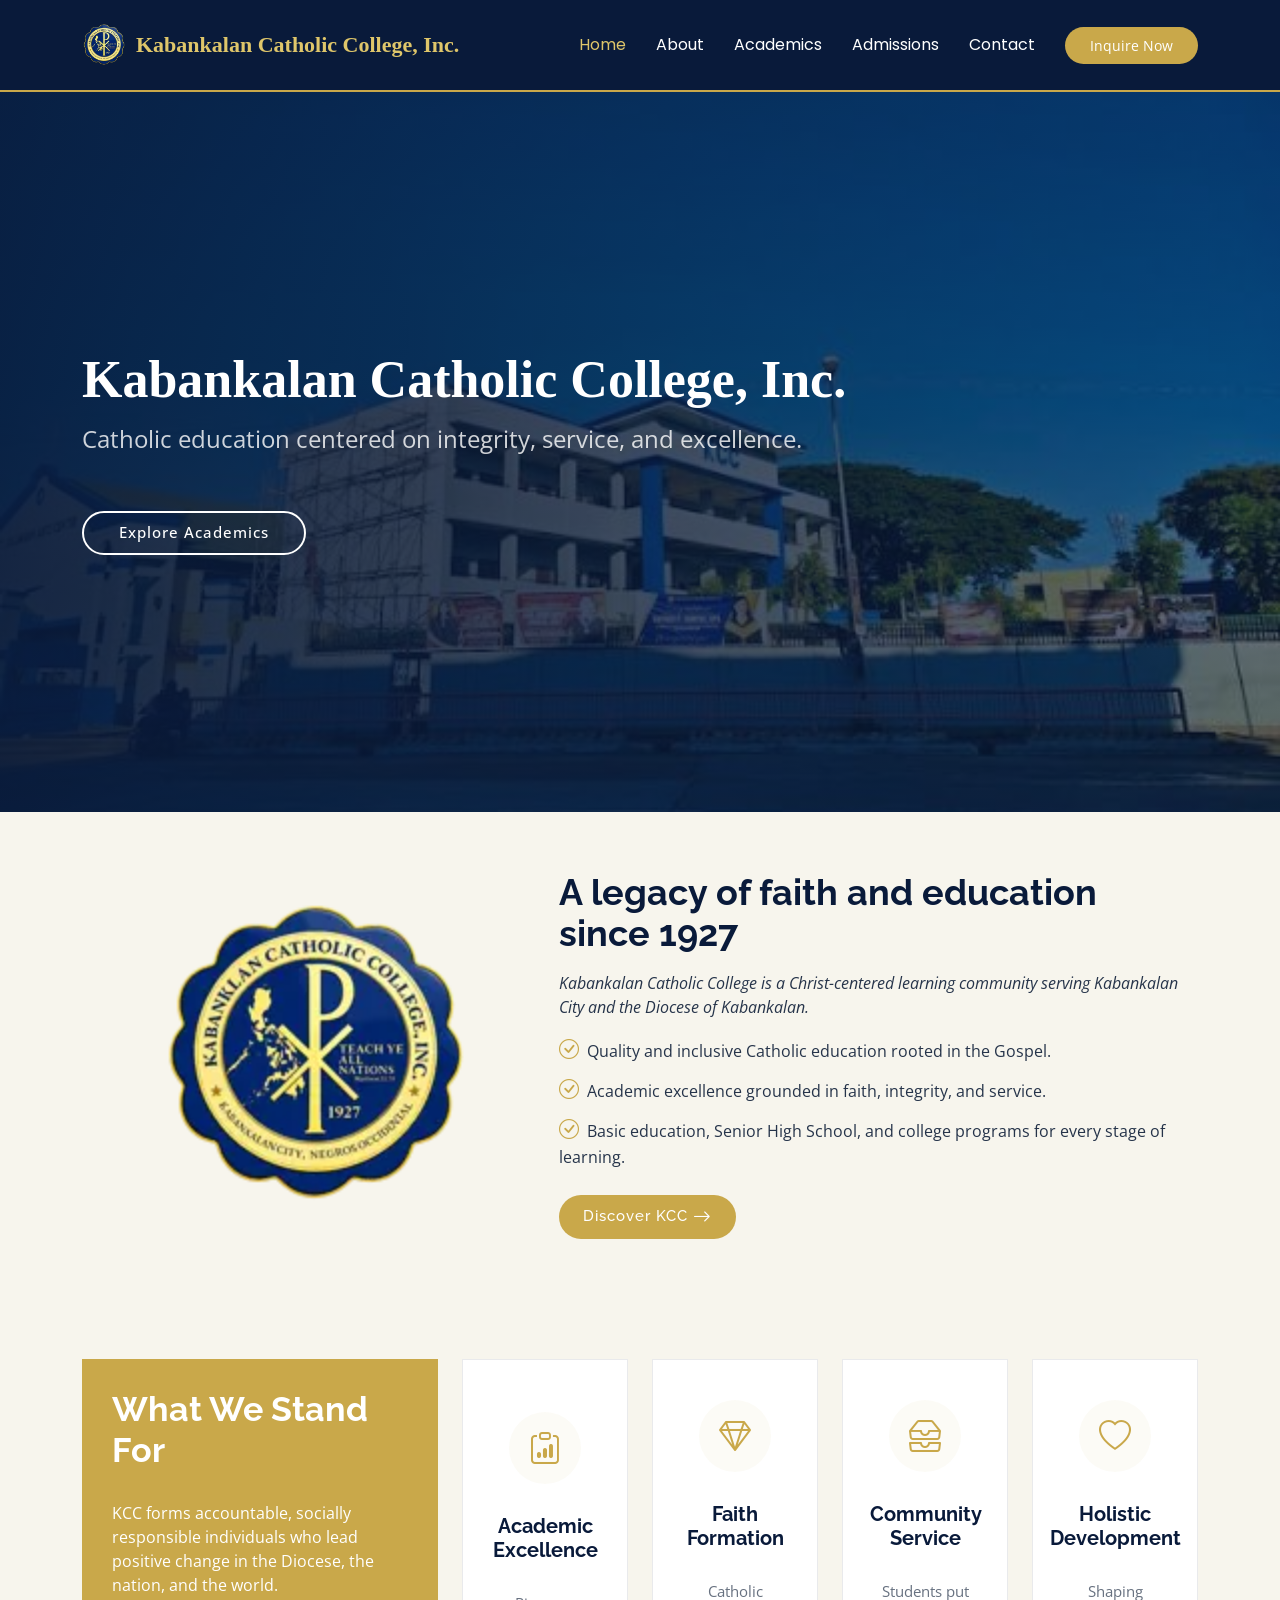
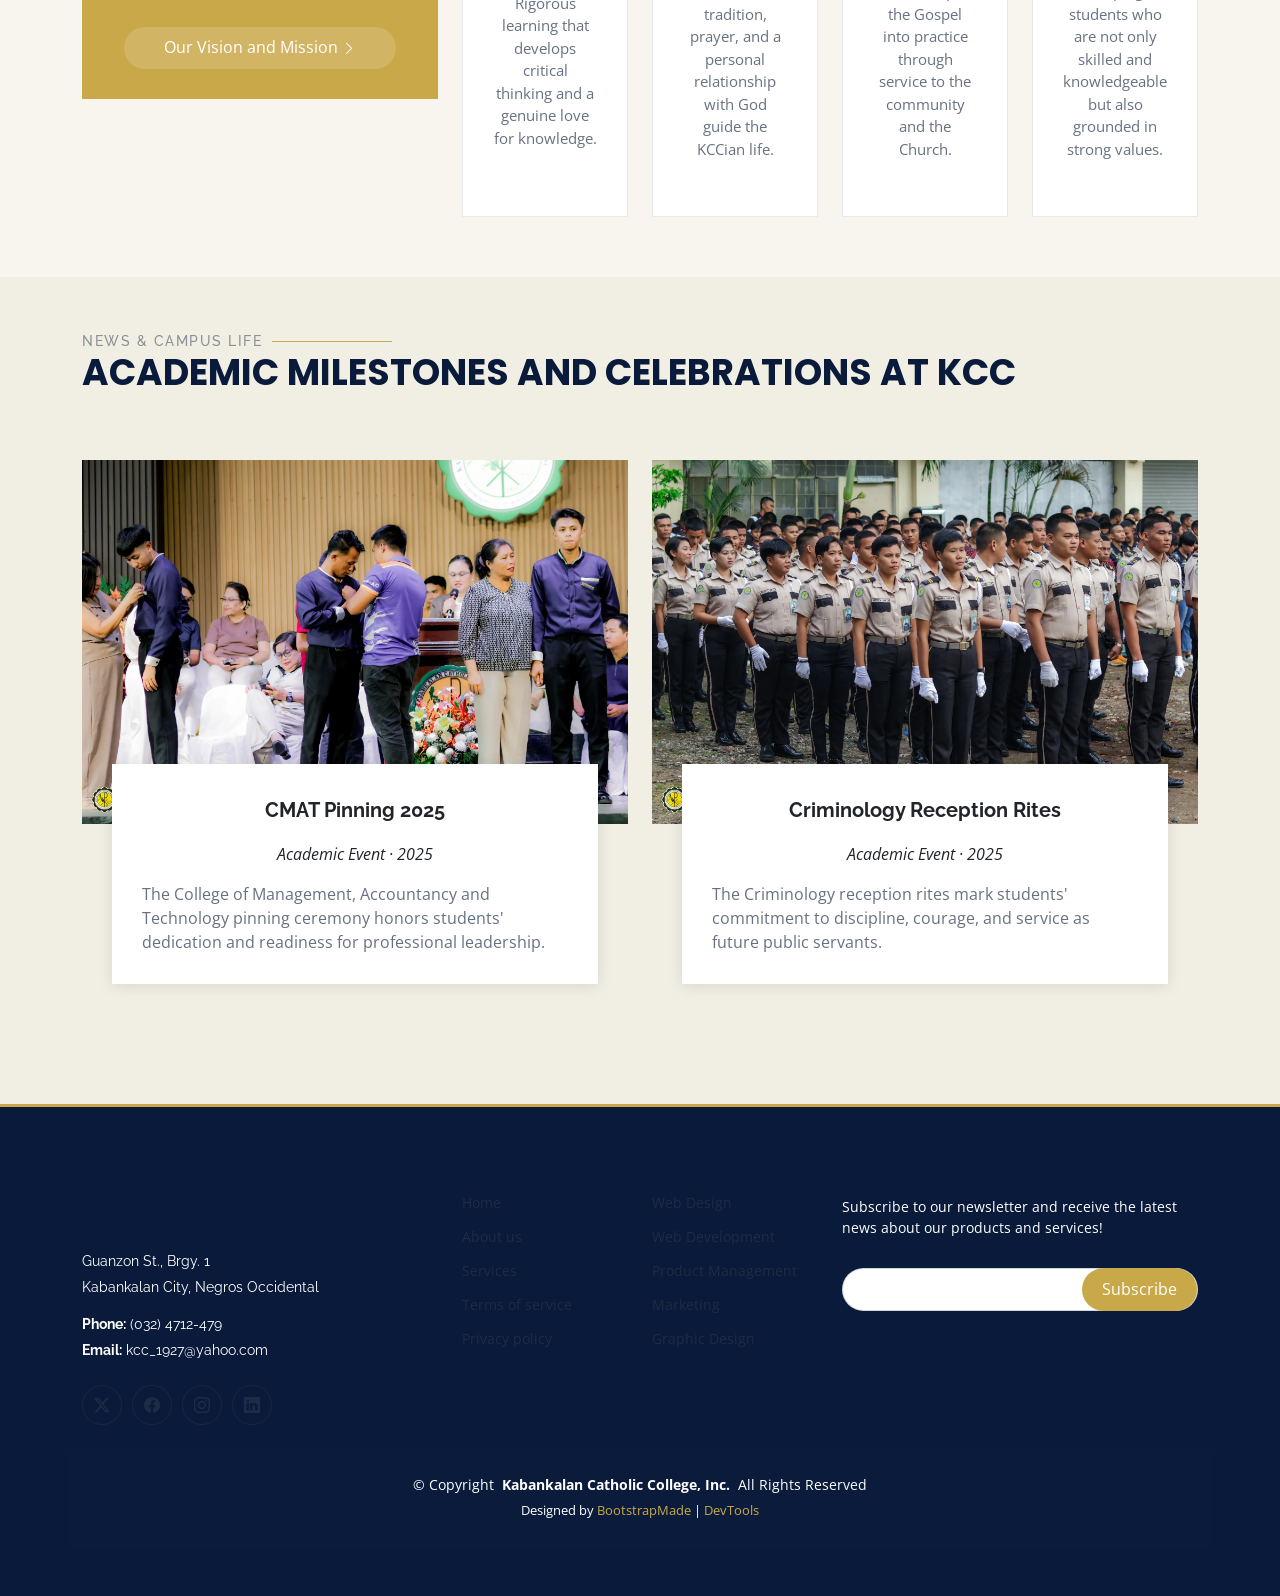
<file: index.html>
<!DOCTYPE html>
<html lang="en">

<head>
  <meta charset="utf-8">
  <meta content="width=device-width, initial-scale=1.0" name="viewport">
  <title>Kabankalan Catholic College, Inc.</title>
  <meta name="description" content="">
  <meta name="keywords" content="">

  <!-- Favicons -->
  <link href="assets/img/kcc logo.png" rel="icon" type="image/png">
  <link href="assets/img/kcc logo.png" rel="apple-touch-icon" type="image/png">

  <!-- Fonts -->
  <link href="https://fonts.googleapis.com" rel="preconnect">
  <link href="https://fonts.gstatic.com" rel="preconnect" crossorigin>
  <link href="https://fonts.googleapis.com/css2?family=Open+Sans:ital,wght@0,300;0,400;0,500;0,600;0,700;0,800;1,300;1,400;1,500;1,600;1,700;1,800&family=Poppins:ital,wght@0,100;0,200;0,300;0,400;0,500;0,600;0,700;0,800;0,900;1,100;1,200;1,300;1,400;1,500;1,600;1,700;1,800;1,900&family=Raleway:ital,wght@0,100;0,200;0,300;0,400;0,500;0,600;0,700;0,800;0,900;1,100;1,200;1,300;1,400;1,500;1,600;1,700;1,800;1,900&display=swap" rel="stylesheet">

  <!-- Vendor CSS Files -->
  <link href="assets/vendor/bootstrap/css/bootstrap.min.css" rel="stylesheet">
  <link href="assets/vendor/bootstrap-icons/bootstrap-icons.css" rel="stylesheet">
  <link href="assets/vendor/aos/aos.css" rel="stylesheet">
  <link href="assets/vendor/glightbox/css/glightbox.min.css" rel="stylesheet">
  <link href="assets/vendor/swiper/swiper-bundle.min.css" rel="stylesheet">

  <!-- Main CSS File -->
  <link href="assets/css/main.css" rel="stylesheet">

  <!-- =======================================================
  * Template Name: Mentor
  * Template URL: https://bootstrapmade.com/mentor-free-education-bootstrap-theme/
  * Updated: Jul 07 2025 with Bootstrap v5.3.7
  * Author: BootstrapMade.com
  * License: https://bootstrapmade.com/license/
  ======================================================== -->
</head>

<body class="index-page">

  <header id="header" class="header d-flex align-items-center sticky-top">
    <div class="container-fluid container-xl position-relative d-flex align-items-center">

      <a href="index.html" class="logo d-flex align-items-center me-auto">
        <img src="assets/img/kcc logo.png" alt="Kabankalan Catholic College logo">
        <h1 class="sitename">Kabankalan Catholic College, Inc.</h1>
      </a>

      <nav id="navmenu" class="navmenu">
        <ul>
          <li><a href="index.html" class="active">Home<br></a></li>
          <li><a href="about.html">About</a></li>
          <li><a href="courses.html">Academics</a></li>
          <li><a href="pricing.html">Admissions</a></li>
          <li><a href="contact.html">Contact</a></li>
        </ul>
        <i class="mobile-nav-toggle d-xl-none bi bi-list"></i>
      </nav>

      <a class="btn-getstarted" href="courses.html">Inquire Now</a>

    </div>
  </header>

  <main class="main">

    <!-- Hero Section -->
    <section id="hero" class="hero section dark-background">

      <img src="assets/img/bg.png" alt="" data-aos="fade-in">

      <div class="container">
        <h2 data-aos="fade-up" data-aos-delay="100">Kabankalan Catholic College, Inc.</h2>
        <p data-aos="fade-up" data-aos-delay="200">Catholic education centered on integrity, service, and excellence.</p>
        <div class="d-flex mt-4" data-aos="fade-up" data-aos-delay="300">
          <a href="courses.html" class="btn-get-started">Explore Academics</a>
        </div>
      </div>

    </section><!-- /Hero Section -->

    <!-- About Section -->
    <section id="about" class="about section">

      <div class="container">

        <div class="row gy-4 align-items-center justify-content-center legacy-layout">

          <div class="col-lg-5 legacy-logo-column" data-aos="fade-up" data-aos-delay="100">
            <img src="assets/img/kcc logo.png" class="legacy-logo" alt="Kabankalan Catholic College logo">
          </div>

          <div class="col-lg-7 content legacy-content" data-aos="fade-up" data-aos-delay="200">
            <h3>A legacy of faith and education since 1927</h3>
            <p class="fst-italic">
              Kabankalan Catholic College is a Christ-centered learning community serving Kabankalan City and the Diocese of Kabankalan.
            </p>
            <ul>
              <li><i class="bi bi-check-circle"></i> <span>Quality and inclusive Catholic education rooted in the Gospel.</span></li>
              <li><i class="bi bi-check-circle"></i> <span>Academic excellence grounded in faith, integrity, and service.</span></li>
              <li><i class="bi bi-check-circle"></i> <span>Basic education, Senior High School, and college programs for every stage of learning.</span></li>
            </ul>
            <a href="about.html" class="read-more"><span>Discover KCC</span><i class="bi bi-arrow-right"></i></a>
          </div>

        </div>

      </div>

    </section><!-- /About Section -->

    <!-- Why Us Section -->
    <section id="why-us" class="section why-us">

      <div class="container">

        <div class="row gy-4">

          <div class="col-lg-4" data-aos="fade-up" data-aos-delay="100">
            <div class="why-box">
              <h3>What We Stand For</h3>
              <p>
                KCC forms accountable, socially responsible individuals who lead positive change in the Diocese, the nation, and the world.
              </p>
              <div class="text-center">
                <a href="about.html" class="more-btn"><span>Our Vision and Mission</span> <i class="bi bi-chevron-right"></i></a>
              </div>
            </div>
          </div><!-- End Why Box -->

          <div class="col-lg-8 d-flex align-items-stretch">
            <div class="row gy-4" data-aos="fade-up" data-aos-delay="200">

              <div class="col-xl-3">
                <div class="icon-box d-flex flex-column justify-content-center align-items-center">
                  <i class="bi bi-clipboard-data"></i>
                  <h4>Academic Excellence</h4>
                  <p>Rigorous learning that develops critical thinking and a genuine love for knowledge.</p>
                </div>
              </div><!-- End Icon Box -->

              <div class="col-xl-3" data-aos="fade-up" data-aos-delay="300">
                <div class="icon-box d-flex flex-column justify-content-center align-items-center">
                  <i class="bi bi-gem"></i>
                  <h4>Faith Formation</h4>
                  <p>Catholic tradition, prayer, and a personal relationship with God guide the KCCian life.</p>
                </div>
              </div><!-- End Icon Box -->

              <div class="col-xl-3" data-aos="fade-up" data-aos-delay="400">
                <div class="icon-box d-flex flex-column justify-content-center align-items-center">
                  <i class="bi bi-inboxes"></i>
                  <h4>Community Service</h4>
                  <p>Students put the Gospel into practice through service to the community and the Church.</p>
                </div>
              </div><!-- End Icon Box -->

              <div class="col-xl-3" data-aos="fade-up" data-aos-delay="500">
                <div class="icon-box d-flex flex-column justify-content-center align-items-center">
                  <i class="bi bi-heart"></i>
                  <h4>Holistic Development</h4>
                  <p>Shaping students who are not only skilled and knowledgeable but also grounded in strong values.</p>
                </div>
              </div><!-- End Icon Box -->

            </div>
          </div>

        </div>

      </div>

    </section><!-- /Why Us Section -->

    <!-- Campus Events Section -->
    <section id="events" class="events section light-background">
      <div class="container section-title" data-aos="fade-up">
        <h2>News & Campus Life</h2>
        <p>Academic milestones and celebrations at KCC</p>
      </div>

      <div class="container" data-aos="fade-up">
        <div class="row">
          <div class="col-md-6 d-flex align-items-stretch">
            <div class="card">
              <div class="card-img">
                <img src="assets/img/pin.png" alt="CMAT Pinning 2025">
              </div>
              <div class="card-body">
                <h5 class="card-title">CMAT Pinning 2025</h5>
                <p class="fst-italic text-center">Academic Event · 2025</p>
                <p class="card-text">The College of Management, Accountancy and Technology pinning ceremony honors students' dedication and readiness for professional leadership.</p>
              </div>
            </div>
          </div>

          <div class="col-md-6 d-flex align-items-stretch">
            <div class="card">
              <div class="card-img">
                <img src="assets/img/crim.png" alt="Criminology Reception Rites">
              </div>
              <div class="card-body">
                <h5 class="card-title">Criminology Reception Rites</h5>
                <p class="fst-italic text-center">Academic Event · 2025</p>
                <p class="card-text">The Criminology reception rites mark students' commitment to discipline, courage, and service as future public servants.</p>
              </div>
            </div>
          </div>
        </div>
      </div>
    </section><!-- /Campus Events Section -->

  </main>

  <footer id="footer" class="footer position-relative light-background">

    <div class="container footer-top">
      <div class="row gy-4">
        <div class="col-lg-4 col-md-6 footer-about">
          <a href="index.html" class="logo d-flex align-items-center">
            <span class="sitename">Kabankalan Catholic College</span>
          </a>
          <div class="footer-contact pt-3">
            <p>Guanzon St., Brgy. 1</p>
            <p>Kabankalan City, Negros Occidental</p>
            <p class="mt-3"><strong>Phone:</strong> <span>(032) 4712-479</span></p>
            <p><strong>Email:</strong> <span>kcc_1927@yahoo.com</span></p>
          </div>
          <div class="social-links d-flex mt-4">
            <a href=""><i class="bi bi-twitter-x"></i></a>
            <a href=""><i class="bi bi-facebook"></i></a>
            <a href=""><i class="bi bi-instagram"></i></a>
            <a href=""><i class="bi bi-linkedin"></i></a>
          </div>
        </div>

        <div class="col-lg-2 col-md-3 footer-links">
          <h4>Useful Links</h4>
          <ul>
            <li><a href="#">Home</a></li>
            <li><a href="#">About us</a></li>
            <li><a href="#">Services</a></li>
            <li><a href="#">Terms of service</a></li>
            <li><a href="#">Privacy policy</a></li>
          </ul>
        </div>

        <div class="col-lg-2 col-md-3 footer-links">
          <h4>Our Services</h4>
          <ul>
            <li><a href="#">Web Design</a></li>
            <li><a href="#">Web Development</a></li>
            <li><a href="#">Product Management</a></li>
            <li><a href="#">Marketing</a></li>
            <li><a href="#">Graphic Design</a></li>
          </ul>
        </div>

        <div class="col-lg-4 col-md-12 footer-newsletter">
          <h4>Our Newsletter</h4>
          <p>Subscribe to our newsletter and receive the latest news about our products and services!</p>
          <form action="#" method="post" class="email-form">
            <div class="newsletter-form"><input type="email" name="email"><input type="submit" value="Subscribe"></div>
            <div class="loading">Loading</div>
            <div class="error-message"></div>
            <div class="sent-message">Your subscription request has been sent. Thank you!</div>
          </form>
        </div>

      </div>
    </div>

    <div class="container copyright text-center mt-4">
      <p>© <span>Copyright</span> <strong class="px-1 sitename">Kabankalan Catholic College, Inc.</strong> <span>All Rights Reserved</span></p>
      <div class="credits">
        <!-- All the links in the footer should remain intact. -->
        <!-- You can delete the links only if you've purchased the pro version. -->
        <!-- Licensing information: https://bootstrapmade.com/license/ -->
        Designed by <a href="https://bootstrapmade.com/">BootstrapMade</a> | <a href="https://bootstrapmade.com/tools/">DevTools</a>
      </div>
    </div>

  </footer>

  <!-- Scroll Top -->
  <a href="#" id="scroll-top" class="scroll-top d-flex align-items-center justify-content-center"><i class="bi bi-arrow-up-short"></i></a>

  <!-- Preloader -->
  <div id="preloader"></div>

  <!-- Vendor JS Files -->
  <script src="assets/vendor/bootstrap/js/bootstrap.bundle.min.js"></script>
  <script src="assets/vendor/aos/aos.js"></script>
  <script src="assets/vendor/glightbox/js/glightbox.min.js"></script>
  <script src="assets/vendor/purecounter/purecounter_vanilla.js"></script>
  <script src="assets/vendor/swiper/swiper-bundle.min.js"></script>

  <!-- Main JS File -->
  <script src="assets/js/main.js"></script>

</body>

</html>
</file>
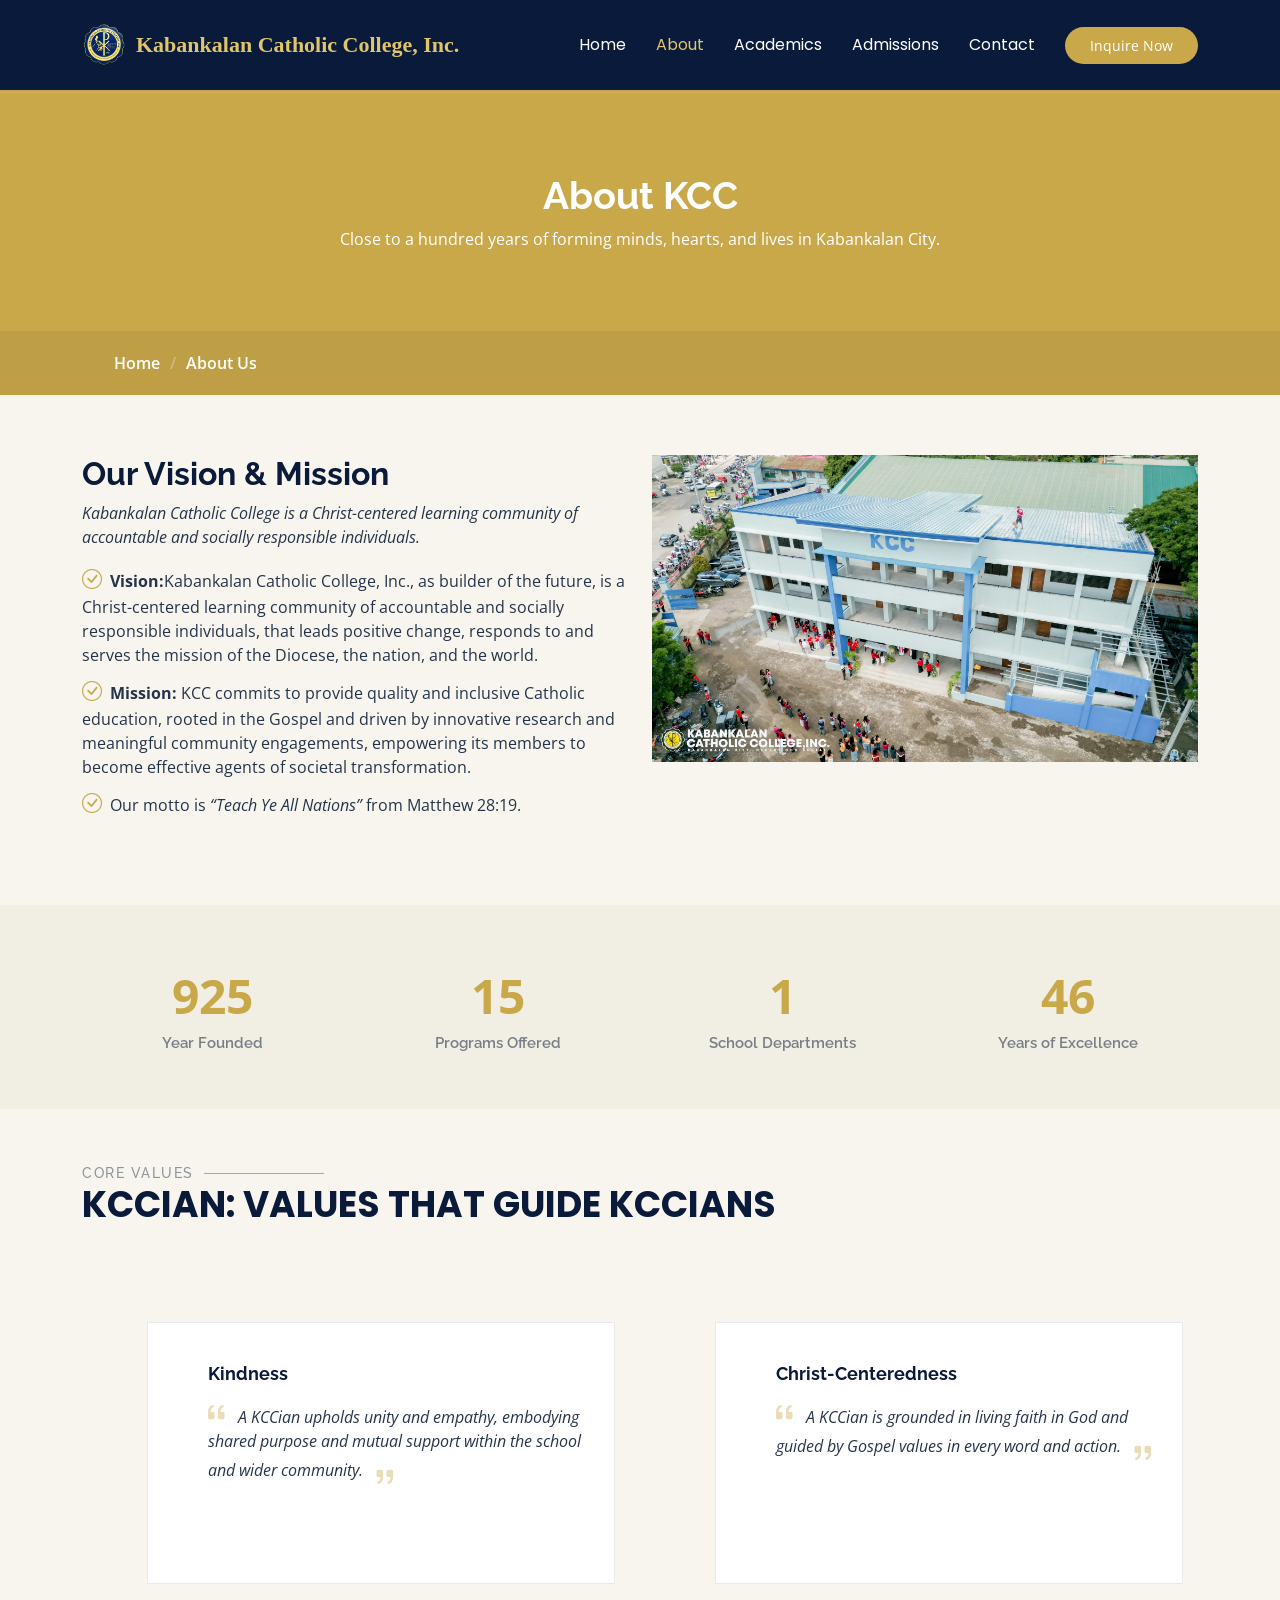
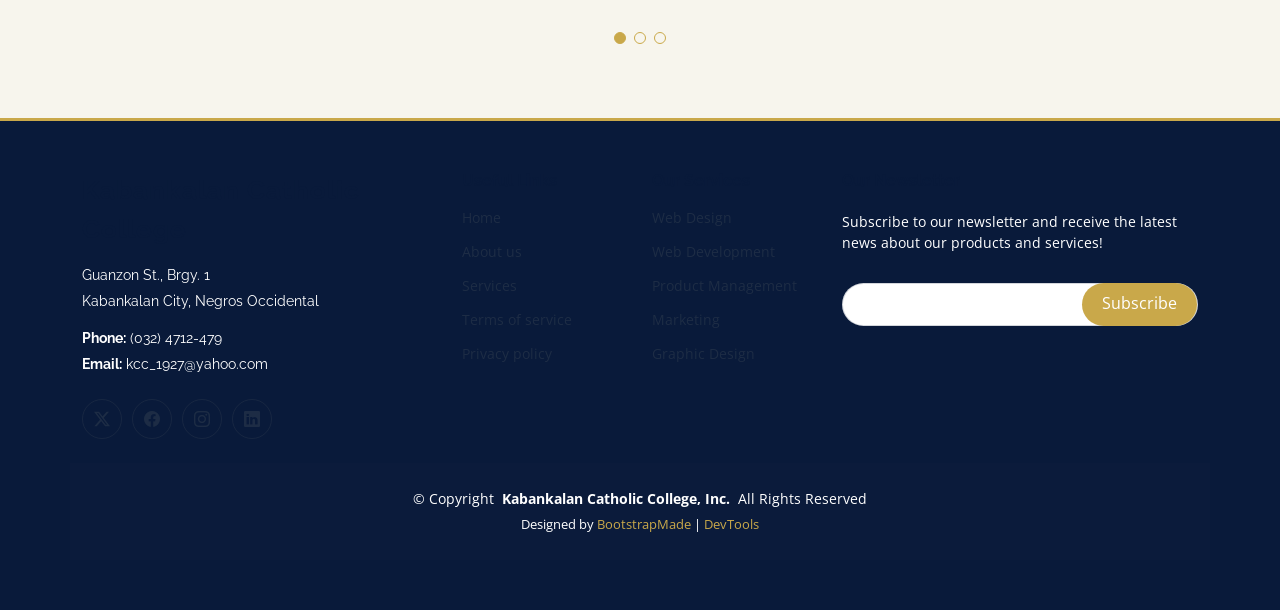
<file: about.html>
<!DOCTYPE html>
<html lang="en">

<head>
  <meta charset="utf-8">
  <meta content="width=device-width, initial-scale=1.0" name="viewport">
  <title>About - Kabankalan Catholic College, Inc.</title>
  <meta name="description" content="">
  <meta name="keywords" content="">

  <!-- Favicons -->
  <link href="assets/img/kcc logo.png" rel="icon" type="image/png">
  <link href="assets/img/kcc logo.png" rel="apple-touch-icon" type="image/png">

  <!-- Fonts -->
  <link href="https://fonts.googleapis.com" rel="preconnect">
  <link href="https://fonts.gstatic.com" rel="preconnect" crossorigin>
  <link href="https://fonts.googleapis.com/css2?family=Open+Sans:ital,wght@0,300;0,400;0,500;0,600;0,700;0,800;1,300;1,400;1,500;1,600;1,700;1,800&family=Poppins:ital,wght@0,100;0,200;0,300;0,400;0,500;0,600;0,700;0,800;0,900;1,100;1,200;1,300;1,400;1,500;1,600;1,700;1,800;1,900&family=Raleway:ital,wght@0,100;0,200;0,300;0,400;0,500;0,600;0,700;0,800;0,900;1,100;1,200;1,300;1,400;1,500;1,600;1,700;1,800;1,900&display=swap" rel="stylesheet">

  <!-- Vendor CSS Files -->
  <link href="assets/vendor/bootstrap/css/bootstrap.min.css" rel="stylesheet">
  <link href="assets/vendor/bootstrap-icons/bootstrap-icons.css" rel="stylesheet">
  <link href="assets/vendor/aos/aos.css" rel="stylesheet">
  <link href="assets/vendor/glightbox/css/glightbox.min.css" rel="stylesheet">
  <link href="assets/vendor/swiper/swiper-bundle.min.css" rel="stylesheet">

  <!-- Main CSS File -->
  <link href="assets/css/main.css" rel="stylesheet">

  <!-- =======================================================
  * Template Name: Mentor
  * Template URL: https://bootstrapmade.com/mentor-free-education-bootstrap-theme/
  * Updated: Jul 07 2025 with Bootstrap v5.3.7
  * Author: BootstrapMade.com
  * License: https://bootstrapmade.com/license/
  ======================================================== -->
</head>

<body class="about-page">

  <header id="header" class="header d-flex align-items-center sticky-top">
    <div class="container-fluid container-xl position-relative d-flex align-items-center">

      <a href="index.html" class="logo d-flex align-items-center me-auto">
        <img src="assets/img/kcc logo.png" alt="Kabankalan Catholic College logo">
        <h1 class="sitename">Kabankalan Catholic College, Inc.</h1>
      </a>

      <nav id="navmenu" class="navmenu">
        <ul>
          <li><a href="index.html">Home<br></a></li>
          <li><a href="about.html" class="active">About</a></li>
          <li><a href="courses.html">Academics</a></li>
          <li><a href="pricing.html">Admissions</a></li>
          <li><a href="contact.html">Contact</a></li>
        </ul>
        <i class="mobile-nav-toggle d-xl-none bi bi-list"></i>
      </nav>

      <a class="btn-getstarted" href="pricing.html">Inquire Now</a>

    </div>
  </header>

  <main class="main">

    <!-- Page Title -->
    <div class="page-title" data-aos="fade">
      <div class="heading">
        <div class="container">
          <div class="row d-flex justify-content-center text-center">
            <div class="col-lg-8">
              <h1>About KCC</h1>
              <p class="mb-0">Close to a hundred years of forming minds, hearts, and lives in Kabankalan City.</p>
            </div>
          </div>
        </div>
      </div>
      <nav class="breadcrumbs">
        <div class="container">
          <ol>
            <li><a href="index.html">Home</a></li>
            <li class="current">About Us<br></li>
          </ol>
        </div>
      </nav>
    </div><!-- End Page Title -->

    <!-- About Us Section -->
    <section id="about-us" class="section about-us">

      <div class="container">

        <div class="row gy-4">

          <div class="col-lg-6 order-1 order-lg-2" data-aos="fade-up" data-aos-delay="100">
            <img src="assets/img/kc2.png" class="img-fluid" alt="">
          </div>

          <div class="col-lg-6 order-2 order-lg-1 content" data-aos="fade-up" data-aos-delay="200">
            <h3>Our Vision & Mission</h3>
            <p class="fst-italic">
              Kabankalan Catholic College is a Christ-centered learning community of accountable and socially responsible individuals.
            </p>
            <ul>
              <li><i class="bi bi-check-circle"></i> <span><strong>Vision:</strong>Kabankalan Catholic College, Inc., as builder of the future, is a Christ-centered learning community of accountable and socially responsible individuals, that leads positive change, responds to and serves the mission of the Diocese, the nation, and the world.</span></li>
              <li><i class="bi bi-check-circle"></i> <span><strong>Mission:</strong> KCC commits to provide quality and inclusive Catholic education, rooted in the Gospel and driven by innovative research and meaningful community engagements, empowering its members to become effective agents of societal transformation.</span></li>
              <li><i class="bi bi-check-circle"></i> <span>Our motto is <em>“Teach Ye All Nations”</em> from Matthew 28:19.</span></li>
            </ul>
          </div>

        </div>

      </div>

    </section><!-- /About Us Section -->

    <!-- Counts Section -->
    <section id="counts" class="section counts light-background">

      <div class="container" data-aos="fade-up" data-aos-delay="100">

        <div class="row gy-4">

          <div class="col-lg-3 col-md-6">
            <div class="stats-item text-center w-100 h-100">
              <span data-purecounter-start="0" data-purecounter-end="1927" data-purecounter-duration="1" class="purecounter"></span>
              <p>Year Founded</p>
            </div>
          </div><!-- End Stats Item -->

          <div class="col-lg-3 col-md-6">
            <div class="stats-item text-center w-100 h-100">
              <span data-purecounter-start="0" data-purecounter-end="32" data-purecounter-duration="1" class="purecounter"></span>
              <p>Programs Offered</p>
            </div>
          </div><!-- End Stats Item -->

          <div class="col-lg-3 col-md-6">
            <div class="stats-item text-center w-100 h-100">
              <span data-purecounter-start="0" data-purecounter-end="3" data-purecounter-duration="1" class="purecounter"></span>
              <p>School Departments</p>
            </div>
          </div><!-- End Stats Item -->

          <div class="col-lg-3 col-md-6">
            <div class="stats-item text-center w-100 h-100">
              <span data-purecounter-start="0" data-purecounter-end="99" data-purecounter-duration="1" class="purecounter"></span>
              <p>Years of Excellence</p>
            </div>
          </div><!-- End Stats Item -->

        </div>

      </div>

    </section><!-- /Counts Section -->

    <!-- Testimonials Section -->
    <section id="testimonials" class="testimonials section">

      <!-- Section Title -->
      <div class="container section-title" data-aos="fade-up">
        <h2>Core Values</h2>
        <p>KCCIAN: values that guide KCCians</p>
      </div><!-- End Section Title -->

      <div class="container" data-aos="fade-up" data-aos-delay="100">

        <div class="swiper init-swiper">
          <script type="application/json" class="swiper-config">
            {
              "loop": true,
              "speed": 600,
              "autoplay": {
                "delay": 5000
              },
              "slidesPerView": "auto",
              "pagination": {
                "el": ".swiper-pagination",
                "type": "bullets",
                "clickable": true
              },
              "breakpoints": {
                "320": {
                  "slidesPerView": 1,
                  "spaceBetween": 40
                },
                "1200": {
                  "slidesPerView": 2,
                  "spaceBetween": 20
                }
              }
            }
          </script>
          <div class="swiper-wrapper">

            <div class="swiper-slide">
              <div class="testimonial-wrap">
                <div class="testimonial-item">
                  
                  <h3>Kindness</h3>
                  <h4></h4>
                  
                  <p>
                    <i class="bi bi-quote quote-icon-left"></i>
                    <span>A KCCian upholds unity and empathy, embodying shared purpose and mutual support within the school and wider community.</span>
                    <i class="bi bi-quote quote-icon-right"></i>
                  </p>
                </div>
              </div>
            </div><!-- End testimonial item -->

            <div class="swiper-slide">
              <div class="testimonial-wrap">
                <div class="testimonial-item">
                  
                  <h3>Christ-Centeredness</h3>
                  <h4></h4>
                 
                  <p>
                    <i class="bi bi-quote quote-icon-left"></i>
                    <span>A KCCian is grounded in living faith in God and guided by Gospel values in every word and action.</span>
                    <i class="bi bi-quote quote-icon-right"></i>
                  </p>
                </div>
              </div>
            </div><!-- End testimonial item -->

            <div class="swiper-slide">
              <div class="testimonial-wrap">
                <div class="testimonial-item">
               
                  <h3>Integrity & Accountability</h3>
                  <h4></h4>
               
                  <p>
                    <i class="bi bi-quote quote-icon-left"></i>
                    <span>KCCians commit to moral responsibility, academic honesty, and ownership of their decisions and actions.</span>
                    <i class="bi bi-quote quote-icon-right"></i>
                  </p>
                </div>
              </div>
            </div><!-- End testimonial item -->

          

           
          </div>
          <div class="swiper-pagination"></div>
        </div>

      </div>

    </section><!-- /Testimonials Section -->

  </main>

  <footer id="footer" class="footer position-relative light-background">

    <div class="container footer-top">
      <div class="row gy-4">
        <div class="col-lg-4 col-md-6 footer-about">
          <a href="index.html" class="logo d-flex align-items-center">
            <span class="sitename">Kabankalan Catholic College</span>
          </a>
          <div class="footer-contact pt-3">
            <p>Guanzon St., Brgy. 1</p>
            <p>Kabankalan City, Negros Occidental</p>
            <p class="mt-3"><strong>Phone:</strong> <span>(032) 4712-479</span></p>
            <p><strong>Email:</strong> <span>kcc_1927@yahoo.com</span></p>
          </div>
          <div class="social-links d-flex mt-4">
            <a href=""><i class="bi bi-twitter-x"></i></a>
            <a href=""><i class="bi bi-facebook"></i></a>
            <a href=""><i class="bi bi-instagram"></i></a>
            <a href=""><i class="bi bi-linkedin"></i></a>
          </div>
        </div>

        <div class="col-lg-2 col-md-3 footer-links">
          <h4>Useful Links</h4>
          <ul>
            <li><a href="#">Home</a></li>
            <li><a href="#">About us</a></li>
            <li><a href="#">Services</a></li>
            <li><a href="#">Terms of service</a></li>
            <li><a href="#">Privacy policy</a></li>
          </ul>
        </div>

        <div class="col-lg-2 col-md-3 footer-links">
          <h4>Our Services</h4>
          <ul>
            <li><a href="#">Web Design</a></li>
            <li><a href="#">Web Development</a></li>
            <li><a href="#">Product Management</a></li>
            <li><a href="#">Marketing</a></li>
            <li><a href="#">Graphic Design</a></li>
          </ul>
        </div>

        <div class="col-lg-4 col-md-12 footer-newsletter">
          <h4>Our Newsletter</h4>
          <p>Subscribe to our newsletter and receive the latest news about our products and services!</p>
          <form action="#" method="post" class="email-form">
            <div class="newsletter-form"><input type="email" name="email"><input type="submit" value="Subscribe"></div>
            <div class="loading">Loading</div>
            <div class="error-message"></div>
            <div class="sent-message">Your subscription request has been sent. Thank you!</div>
          </form>
        </div>

      </div>
    </div>

    <div class="container copyright text-center mt-4">
      <p>© <span>Copyright</span> <strong class="px-1 sitename">Kabankalan Catholic College, Inc.</strong> <span>All Rights Reserved</span></p>
      <div class="credits">
        <!-- All the links in the footer should remain intact. -->
        <!-- You can delete the links only if you've purchased the pro version. -->
        <!-- Licensing information: https://bootstrapmade.com/license/ -->
        Designed by <a href="https://bootstrapmade.com/">BootstrapMade</a> | <a href="https://bootstrapmade.com/tools/">DevTools</a>
      </div>
    </div>

  </footer>

  <!-- Scroll Top -->
  <a href="#" id="scroll-top" class="scroll-top d-flex align-items-center justify-content-center"><i class="bi bi-arrow-up-short"></i></a>

  <!-- Preloader -->
  <div id="preloader"></div>

  <!-- Vendor JS Files -->
  <script src="assets/vendor/bootstrap/js/bootstrap.bundle.min.js"></script>
  <script src="assets/vendor/aos/aos.js"></script>
  <script src="assets/vendor/glightbox/js/glightbox.min.js"></script>
  <script src="assets/vendor/purecounter/purecounter_vanilla.js"></script>
  <script src="assets/vendor/swiper/swiper-bundle.min.js"></script>

  <!-- Main JS File -->
  <script src="assets/js/main.js"></script>

</body>

</html>
</file>
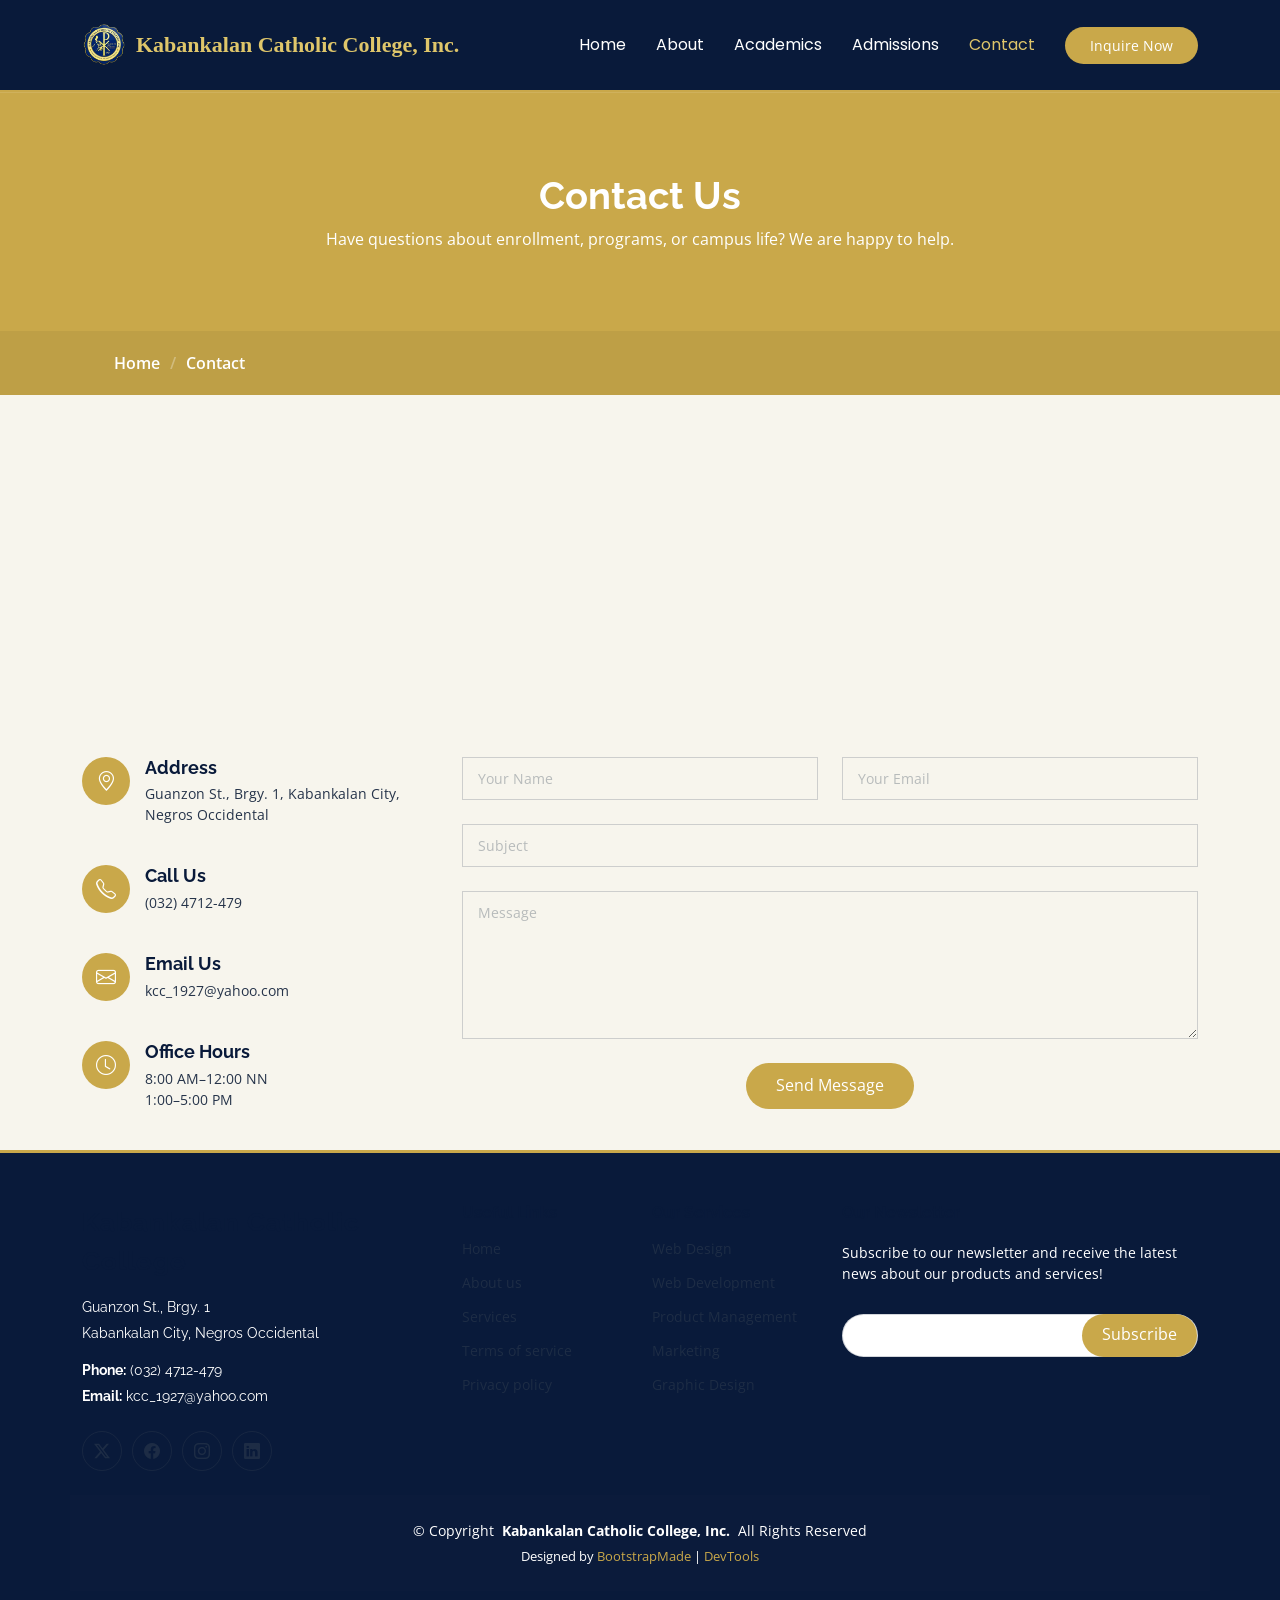
<file: contact.html>
<!DOCTYPE html>
<html lang="en">

<head>
  <meta charset="utf-8">
  <meta content="width=device-width, initial-scale=1.0" name="viewport">
  <title>Contact - Kabankalan Catholic College, Inc.</title>
  <meta name="description" content="">
  <meta name="keywords" content="">

  <!-- Favicons -->
  <link href="assets/img/kcc logo.png" rel="icon" type="image/png">
  <link href="assets/img/kcc logo.png" rel="apple-touch-icon" type="image/png">

  <!-- Fonts -->
  <link href="https://fonts.googleapis.com" rel="preconnect">
  <link href="https://fonts.gstatic.com" rel="preconnect" crossorigin>
  <link
    href="https://fonts.googleapis.com/css2?family=Open+Sans:ital,wght@0,300;0,400;0,500;0,600;0,700;0,800;1,300;1,400;1,500;1,600;1,700;1,800&family=Poppins:ital,wght@0,100;0,200;0,300;0,400;0,500;0,600;0,700;0,800;0,900;1,100;1,200;1,300;1,400;1,500;1,600;1,700;1,800;1,900&family=Raleway:ital,wght@0,100;0,200;0,300;0,400;0,500;0,600;0,700;0,800;0,900;1,100;1,200;1,300;1,400;1,500;1,600;1,700;1,800;1,900&display=swap"
    rel="stylesheet">

  <!-- Vendor CSS Files -->
  <link href="assets/vendor/bootstrap/css/bootstrap.min.css" rel="stylesheet">
  <link href="assets/vendor/bootstrap-icons/bootstrap-icons.css" rel="stylesheet">
  <link href="assets/vendor/aos/aos.css" rel="stylesheet">
  <link href="assets/vendor/glightbox/css/glightbox.min.css" rel="stylesheet">
  <link href="assets/vendor/swiper/swiper-bundle.min.css" rel="stylesheet">

  <!-- Main CSS File -->
  <link href="assets/css/main.css" rel="stylesheet">

  <!-- =======================================================
  * Template Name: Mentor
  * Template URL: https://bootstrapmade.com/mentor-free-education-bootstrap-theme/
  * Updated: Jul 07 2025 with Bootstrap v5.3.7
  * Author: BootstrapMade.com
  * License: https://bootstrapmade.com/license/
  ======================================================== -->
</head>

<body class="contact-page">

  <header id="header" class="header d-flex align-items-center sticky-top">
    <div class="container-fluid container-xl position-relative d-flex align-items-center">

      <a href="index.html" class="logo d-flex align-items-center me-auto">
        <img src="assets/img/kcc logo.png" alt="Kabankalan Catholic College logo">
        <h1 class="sitename">Kabankalan Catholic College, Inc.</h1>
      </a>

      <nav id="navmenu" class="navmenu">
        <ul>
          <li><a href="index.html">Home<br></a></li>
          <li><a href="about.html">About</a></li>
          <li><a href="courses.html">Academics</a></li>
          <li><a href="pricing.html">Admissions</a></li>
          <li><a href="contact.html" class="active">Contact</a></li>
        </ul>
        <i class="mobile-nav-toggle d-xl-none bi bi-list"></i>
      </nav>

      <a class="btn-getstarted" href="pricing.html">Inquire Now</a>

    </div>
  </header>

  <main class="main">

    <!-- Page Title -->
    <div class="page-title" data-aos="fade">
      <div class="heading">
        <div class="container">
          <div class="row d-flex justify-content-center text-center">
            <div class="col-lg-8">
              <h1>Contact Us</h1>
              <p class="mb-0">Have questions about enrollment, programs, or campus life? We are happy to help.</p>
            </div>
          </div>
        </div>
      </div>
      <nav class="breadcrumbs">
        <div class="container">
          <ol>
            <li><a href="index.html">Home</a></li>
            <li class="current">Contact</li>
          </ol>
        </div>
      </nav>
    </div><!-- End Page Title -->

    <!-- Contact Section -->
    <section id="contact" class="contact section">

      <div class="mb-5" data-aos="fade-up" data-aos-delay="200">
        <iframe style="border:0; width: 100%; height: 300px;"
          src="https://www.google.com/maps?q=Kabankalan%20Catholic%20College%20Negros%20Occidental&output=embed"
          frameborder="0" allowfullscreen="" loading="lazy" referrerpolicy="no-referrer-when-downgrade"></iframe>
      </div><!-- End Google Maps -->

      <div class="container" data-aos="fade-up" data-aos-delay="100">

        <div class="row gy-4">

          <div class="col-lg-4">
            <div class="info-item d-flex" data-aos="fade-up" data-aos-delay="300">
              <i class="bi bi-geo-alt flex-shrink-0"></i>
              <div>
                <h3>Address</h3>
                <p>Guanzon St., Brgy. 1, Kabankalan City, Negros Occidental</p>
              </div>
            </div><!-- End Info Item -->

            <div class="info-item d-flex" data-aos="fade-up" data-aos-delay="400">
              <i class="bi bi-telephone flex-shrink-0"></i>
              <div>
                <h3>Call Us</h3>
                <p>(032) 4712-479</p>
              </div>
            </div><!-- End Info Item -->

            <div class="info-item d-flex" data-aos="fade-up" data-aos-delay="500">
              <i class="bi bi-envelope flex-shrink-0"></i>
              <div>
                <h3>Email Us</h3>
                <p>kcc_1927@yahoo.com</p>
              </div>
            </div><!-- End Info Item -->

            <div class="info-item d-flex" data-aos="fade-up" data-aos-delay="600">
              <i class="bi bi-clock flex-shrink-0"></i>
              <div>
                <h3>Office Hours</h3>
                <p>8:00 AM–12:00 NN<br>1:00–5:00 PM</p>
              </div>
            </div><!-- End Info Item -->

          </div>

          <div class="col-lg-8">
            <form action="#" method="post" class="email-form" data-aos="fade-up" data-aos-delay="200">
              <div class="row gy-4">

                <div class="col-md-6">
                  <input type="text" name="name" class="form-control" placeholder="Your Name" required="">
                </div>

                <div class="col-md-6 ">
                  <input type="email" class="form-control" name="email" placeholder="Your Email" required="">
                </div>

                <div class="col-md-12">
                  <input type="text" class="form-control" name="subject" placeholder="Subject" required="">
                </div>

                <div class="col-md-12">
                  <textarea class="form-control" name="message" rows="6" placeholder="Message" required=""></textarea>
                </div>

                <div class="col-md-12 text-center">
                  <div class="loading">Loading</div>
                  <div class="error-message"></div>
                  <div class="sent-message">Your message has been sent. Thank you!</div>

                  <button type="submit">Send Message</button>
                </div>

              </div>
            </form>
          </div><!-- End Contact Form -->

        </div>

      </div>

    </section><!-- /Contact Section -->

  </main>

  <footer id="footer" class="footer position-relative light-background">

    <div class="container footer-top">
      <div class="row gy-4">
        <div class="col-lg-4 col-md-6 footer-about">
          <a href="index.html" class="logo d-flex align-items-center">
            <span class="sitename">Kabankalan Catholic College</span>
          </a>
          <div class="footer-contact pt-3">
            <p>Guanzon St., Brgy. 1</p>
            <p>Kabankalan City, Negros Occidental</p>
            <p class="mt-3"><strong>Phone:</strong> <span>(032) 4712-479</span></p>
            <p><strong>Email:</strong> <span>kcc_1927@yahoo.com</span></p>
          </div>
          <div class="social-links d-flex mt-4">
            <a href=""><i class="bi bi-twitter-x"></i></a>
            <a href=""><i class="bi bi-facebook"></i></a>
            <a href=""><i class="bi bi-instagram"></i></a>
            <a href=""><i class="bi bi-linkedin"></i></a>
          </div>
        </div>

        <div class="col-lg-2 col-md-3 footer-links">
          <h4>Useful Links</h4>
          <ul>
            <li><a href="#">Home</a></li>
            <li><a href="#">About us</a></li>
            <li><a href="#">Services</a></li>
            <li><a href="#">Terms of service</a></li>
            <li><a href="#">Privacy policy</a></li>
          </ul>
        </div>

        <div class="col-lg-2 col-md-3 footer-links">
          <h4>Our Services</h4>
          <ul>
            <li><a href="#">Web Design</a></li>
            <li><a href="#">Web Development</a></li>
            <li><a href="#">Product Management</a></li>
            <li><a href="#">Marketing</a></li>
            <li><a href="#">Graphic Design</a></li>
          </ul>
        </div>

        <div class="col-lg-4 col-md-12 footer-newsletter">
          <h4>Our Newsletter</h4>
          <p>Subscribe to our newsletter and receive the latest news about our products and services!</p>
          <form action="#" method="post" class="email-form">
            <div class="newsletter-form"><input type="email" name="email"><input type="submit" value="Subscribe"></div>
            <div class="loading">Loading</div>
            <div class="error-message"></div>
            <div class="sent-message">Your subscription request has been sent. Thank you!</div>
          </form>
        </div>

      </div>
    </div>

    <div class="container copyright text-center mt-4">
      <p>© <span>Copyright</span> <strong class="px-1 sitename">Kabankalan Catholic College, Inc.</strong> <span>All Rights Reserved</span></p>
      <div class="credits">
        <!-- All the links in the footer should remain intact. -->
        <!-- You can delete the links only if you've purchased the pro version. -->
        <!-- Licensing information: https://bootstrapmade.com/license/ -->
        Designed by <a href="https://bootstrapmade.com/">BootstrapMade</a> | <a
          href="https://bootstrapmade.com/tools/">DevTools</a>
      </div>
    </div>

  </footer>

  <!-- Scroll Top -->
  <a href="#" id="scroll-top" class="scroll-top d-flex align-items-center justify-content-center"><i
      class="bi bi-arrow-up-short"></i></a>

  <!-- Preloader -->
  <div id="preloader"></div>

  <!-- Vendor JS Files -->
  <script src="assets/vendor/bootstrap/js/bootstrap.bundle.min.js"></script>
  <script src="assets/vendor/aos/aos.js"></script>
  <script src="assets/vendor/glightbox/js/glightbox.min.js"></script>
  <script src="assets/vendor/purecounter/purecounter_vanilla.js"></script>
  <script src="assets/vendor/swiper/swiper-bundle.min.js"></script>

  <!-- Main JS File -->
  <script src="assets/js/main.js"></script>

</body>

</html>
</file>
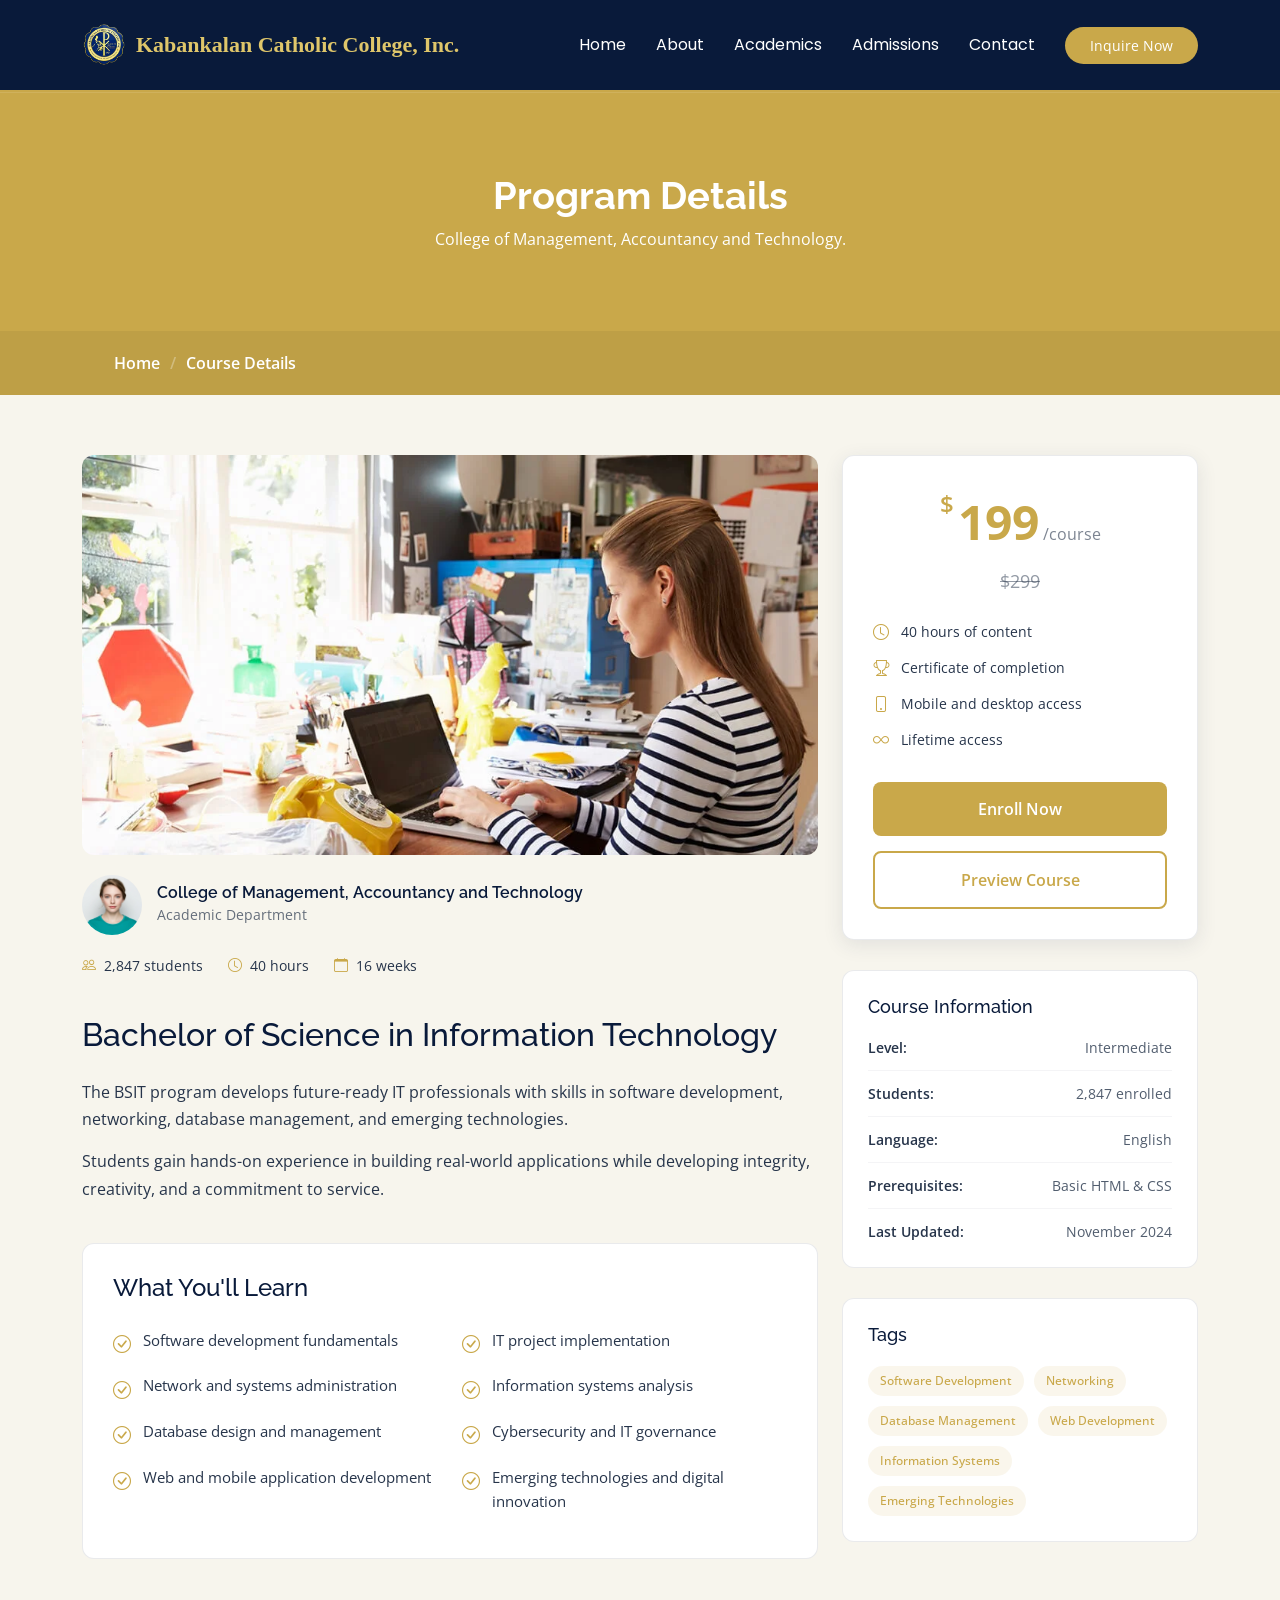
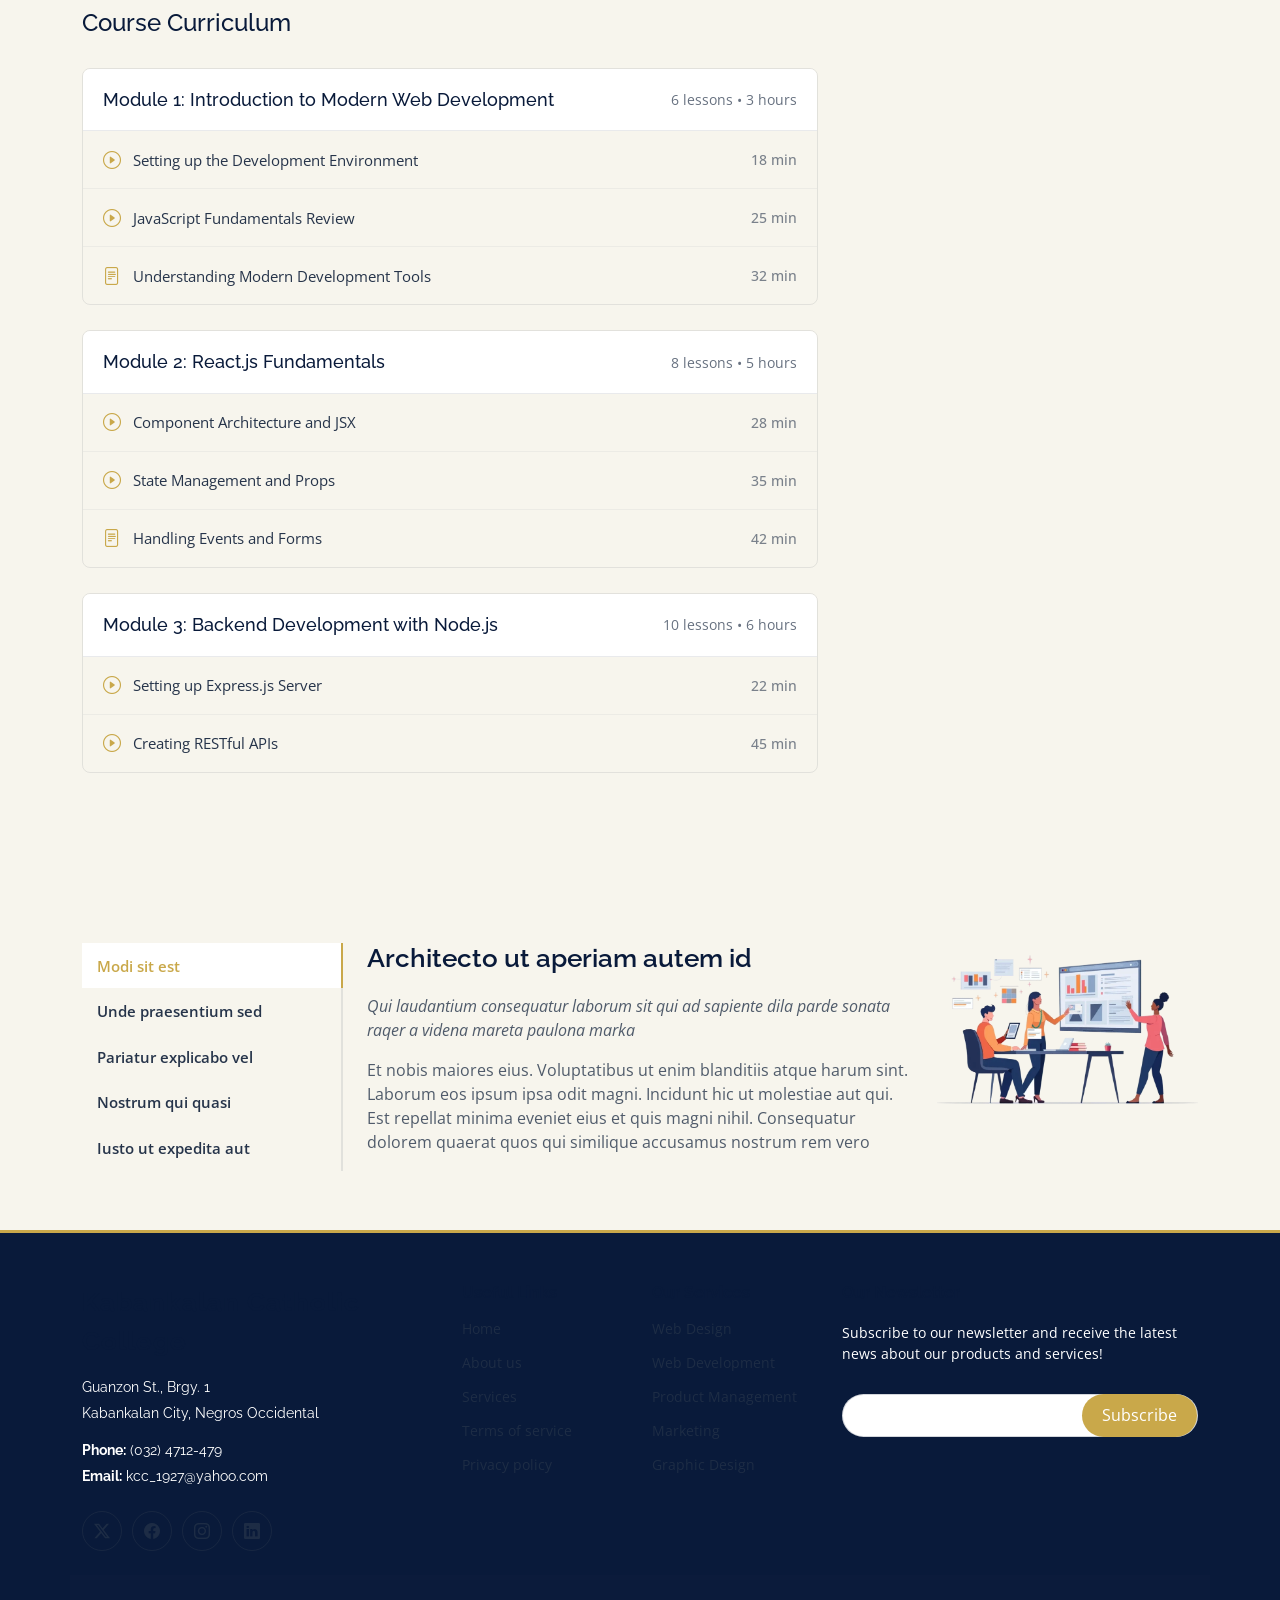
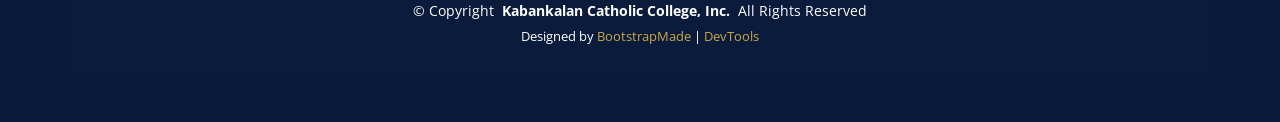
<file: course-details.html>
<!DOCTYPE html>
<html lang="en">

<head>
  <meta charset="utf-8">
  <meta content="width=device-width, initial-scale=1.0" name="viewport">
  <title>Course Details - Kabankalan Catholic College, Inc.</title>
  <meta name="description" content="">
  <meta name="keywords" content="">

  <!-- Favicons -->
  <link href="assets/img/kcc logo.png" rel="icon" type="image/png">
  <link href="assets/img/kcc logo.png" rel="apple-touch-icon" type="image/png">

  <!-- Fonts -->
  <link href="https://fonts.googleapis.com" rel="preconnect">
  <link href="https://fonts.gstatic.com" rel="preconnect" crossorigin>
  <link href="https://fonts.googleapis.com/css2?family=Open+Sans:ital,wght@0,300;0,400;0,500;0,600;0,700;0,800;1,300;1,400;1,500;1,600;1,700;1,800&family=Poppins:ital,wght@0,100;0,200;0,300;0,400;0,500;0,600;0,700;0,800;0,900;1,100;1,200;1,300;1,400;1,500;1,600;1,700;1,800;1,900&family=Raleway:ital,wght@0,100;0,200;0,300;0,400;0,500;0,600;0,700;0,800;0,900;1,100;1,200;1,300;1,400;1,500;1,600;1,700;1,800;1,900&display=swap" rel="stylesheet">

  <!-- Vendor CSS Files -->
  <link href="assets/vendor/bootstrap/css/bootstrap.min.css" rel="stylesheet">
  <link href="assets/vendor/bootstrap-icons/bootstrap-icons.css" rel="stylesheet">
  <link href="assets/vendor/aos/aos.css" rel="stylesheet">
  <link href="assets/vendor/glightbox/css/glightbox.min.css" rel="stylesheet">
  <link href="assets/vendor/swiper/swiper-bundle.min.css" rel="stylesheet">

  <!-- Main CSS File -->
  <link href="assets/css/main.css" rel="stylesheet">

  <!-- =======================================================
  * Template Name: Mentor
  * Template URL: https://bootstrapmade.com/mentor-free-education-bootstrap-theme/
  * Updated: Jul 07 2025 with Bootstrap v5.3.7
  * Author: BootstrapMade.com
  * License: https://bootstrapmade.com/license/
  ======================================================== -->
</head>

<body class="course-details-page">

  <header id="header" class="header d-flex align-items-center sticky-top">
    <div class="container-fluid container-xl position-relative d-flex align-items-center">

      <a href="index.html" class="logo d-flex align-items-center me-auto">
        <img src="assets/img/kcc logo.png" alt="Kabankalan Catholic College logo">
        <h1 class="sitename">Kabankalan Catholic College, Inc.</h1>
      </a>

      <nav id="navmenu" class="navmenu">
        <ul>
          <li><a href="index.html">Home<br></a></li>
          <li><a href="about.html">About</a></li>
          <li><a href="courses.html">Academics</a></li>
          <li><a href="pricing.html">Admissions</a></li>
          <li><a href="contact.html">Contact</a></li>
        </ul>
        <i class="mobile-nav-toggle d-xl-none bi bi-list"></i>
      </nav>

      <a class="btn-getstarted" href="pricing.html">Inquire Now</a>

    </div>
  </header>

  <main class="main">

    <!-- Page Title -->
    <div class="page-title" data-aos="fade">
      <div class="heading">
        <div class="container">
          <div class="row d-flex justify-content-center text-center">
            <div class="col-lg-8">
              <h1>Program Details</h1>
              <p class="mb-0">College of Management, Accountancy and Technology.</p>
            </div>
          </div>
        </div>
      </div>
      <nav class="breadcrumbs">
        <div class="container">
          <ol>
            <li><a href="index.html">Home</a></li>
            <li class="current">Course Details</li>
          </ol>
        </div>
      </nav>
    </div><!-- End Page Title -->

    <!-- Course Details Section -->
    <section id="course-details" class="course-details section">

      <div class="container" data-aos="fade-up" data-aos-delay="100">

        <div class="row">
          <div class="col-lg-8">

            <!-- Course Header -->
            <div class="course-header" data-aos="fade-up" data-aos-delay="200">
              <div class="course-image">
                <img src="assets/img/course/course-details-1.webp" alt="Course Image" class="img-fluid">
              </div>
              <div class="course-meta">
                <div class="instructor">
                  <img src="assets/img/person/person-f-3.webp" alt="Instructor" class="instructor-avatar">
                  <div class="instructor-info">
                    <h6>College of Management, Accountancy and Technology</h6>
                    <span>Academic Department</span>
                  </div>
                </div>
                <div class="course-stats">
                  <div class="stat-item">
                    <i class="bi bi-people"></i>
                    <span>2,847 students</span>
                  </div>
                  <div class="stat-item">
                    <i class="bi bi-clock"></i>
                    <span>40 hours</span>
                  </div>
                  <div class="stat-item">
                    <i class="bi bi-calendar"></i>
                    <span>16 weeks</span>
                  </div>
                </div>
              </div>
            </div><!-- End Course Header -->

            <!-- Course Content -->
            <div class="course-content" data-aos="fade-up" data-aos-delay="300">
              <h2>Bachelor of Science in Information Technology</h2>

              <div class="course-description">
                <p>The BSIT program develops future-ready IT professionals with skills in software development, networking, database management, and emerging technologies.</p>

                <p>Students gain hands-on experience in building real-world applications while developing integrity, creativity, and a commitment to service.</p>
              </div>

              <div class="what-you-learn">
                <h3>What You'll Learn</h3>
                <div class="row">
                  <div class="col-md-6">
                    <ul class="learn-list">
                      <li><i class="bi bi-check-circle"></i>Software development fundamentals</li>
                      <li><i class="bi bi-check-circle"></i>Network and systems administration</li>
                      <li><i class="bi bi-check-circle"></i>Database design and management</li>
                      <li><i class="bi bi-check-circle"></i>Web and mobile application development</li>
                    </ul>
                  </div>
                  <div class="col-md-6">
                    <ul class="learn-list">
                      <li><i class="bi bi-check-circle"></i>IT project implementation</li>
                      <li><i class="bi bi-check-circle"></i>Information systems analysis</li>
                      <li><i class="bi bi-check-circle"></i>Cybersecurity and IT governance</li>
                      <li><i class="bi bi-check-circle"></i>Emerging technologies and digital innovation</li>
                    </ul>
                  </div>
                </div>
              </div>

            </div><!-- End Course Content -->

            <!-- Course Curriculum -->
            <div class="course-curriculum" data-aos="fade-up" data-aos-delay="400">
              <h3>Course Curriculum</h3>

              <div class="curriculum-section">
                <div class="section-header">
                  <h4>Module 1: Introduction to Modern Web Development</h4>
                  <span class="lessons-count">6 lessons • 3 hours</span>
                </div>
                <div class="lessons">
                  <div class="lesson-item">
                    <div class="lesson-info">
                      <i class="bi bi-play-circle"></i>
                      <span>Setting up the Development Environment</span>
                    </div>
                    <span class="lesson-duration">18 min</span>
                  </div>
                  <div class="lesson-item">
                    <div class="lesson-info">
                      <i class="bi bi-play-circle"></i>
                      <span>JavaScript Fundamentals Review</span>
                    </div>
                    <span class="lesson-duration">25 min</span>
                  </div>
                  <div class="lesson-item">
                    <div class="lesson-info">
                      <i class="bi bi-file-text"></i>
                      <span>Understanding Modern Development Tools</span>
                    </div>
                    <span class="lesson-duration">32 min</span>
                  </div>
                </div>
              </div>

              <div class="curriculum-section">
                <div class="section-header">
                  <h4>Module 2: React.js Fundamentals</h4>
                  <span class="lessons-count">8 lessons • 5 hours</span>
                </div>
                <div class="lessons">
                  <div class="lesson-item">
                    <div class="lesson-info">
                      <i class="bi bi-play-circle"></i>
                      <span>Component Architecture and JSX</span>
                    </div>
                    <span class="lesson-duration">28 min</span>
                  </div>
                  <div class="lesson-item">
                    <div class="lesson-info">
                      <i class="bi bi-play-circle"></i>
                      <span>State Management and Props</span>
                    </div>
                    <span class="lesson-duration">35 min</span>
                  </div>
                  <div class="lesson-item">
                    <div class="lesson-info">
                      <i class="bi bi-file-text"></i>
                      <span>Handling Events and Forms</span>
                    </div>
                    <span class="lesson-duration">42 min</span>
                  </div>
                </div>
              </div>

              <div class="curriculum-section">
                <div class="section-header">
                  <h4>Module 3: Backend Development with Node.js</h4>
                  <span class="lessons-count">10 lessons • 6 hours</span>
                </div>
                <div class="lessons">
                  <div class="lesson-item">
                    <div class="lesson-info">
                      <i class="bi bi-play-circle"></i>
                      <span>Setting up Express.js Server</span>
                    </div>
                    <span class="lesson-duration">22 min</span>
                  </div>
                  <div class="lesson-item">
                    <div class="lesson-info">
                      <i class="bi bi-play-circle"></i>
                      <span>Creating RESTful APIs</span>
                    </div>
                    <span class="lesson-duration">45 min</span>
                  </div>
                </div>
              </div>

            </div><!-- End Course Curriculum -->

          </div>

          <div class="col-lg-4">

            <!-- Course Sidebar -->
            <div class="course-sidebar" data-aos="fade-up" data-aos-delay="200">

              <!-- Pricing Card -->
              <div class="pricing-card">
                <div class="price">
                  <span class="currency">$</span>
                  <span class="amount">199</span>
                  <span class="period">/course</span>
                </div>
                <div class="original-price">$299</div>

                <div class="course-features">
                  <div class="feature">
                    <i class="bi bi-clock"></i>
                    <span>40 hours of content</span>
                  </div>
                  <div class="feature">
                    <i class="bi bi-trophy"></i>
                    <span>Certificate of completion</span>
                  </div>
                  <div class="feature">
                    <i class="bi bi-phone"></i>
                    <span>Mobile and desktop access</span>
                  </div>
                  <div class="feature">
                    <i class="bi bi-infinity"></i>
                    <span>Lifetime access</span>
                  </div>
                </div>

                <button class="btn-enroll">Enroll Now</button>
                <button class="btn-preview">Preview Course</button>
              </div><!-- End Pricing Card -->

              <!-- Course Info -->
              <div class="course-info-card">
                <h4>Course Information</h4>
                <div class="info-item">
                  <span class="label">Level:</span>
                  <span class="value">Intermediate</span>
                </div>
                <div class="info-item">
                  <span class="label">Students:</span>
                  <span class="value">2,847 enrolled</span>
                </div>
                <div class="info-item">
                  <span class="label">Language:</span>
                  <span class="value">English</span>
                </div>
                <div class="info-item">
                  <span class="label">Prerequisites:</span>
                  <span class="value">Basic HTML &amp; CSS</span>
                </div>
                <div class="info-item">
                  <span class="label">Last Updated:</span>
                  <span class="value">November 2024</span>
                </div>
              </div><!-- End Course Info -->

              <!-- Tags -->
              <div class="course-tags">
                <h4>Tags</h4>
                <div class="tags-list">
                  <span class="tag">Software Development</span>
                  <span class="tag">Networking</span>
                  <span class="tag">Database Management</span>
                  <span class="tag">Web Development</span>
                  <span class="tag">Information Systems</span>
                  <span class="tag">Emerging Technologies</span>
                </div>
              </div><!-- End Tags -->

            </div><!-- End Course Sidebar -->

          </div>

        </div>

      </div>

    </section><!-- /Course Details Section -->

    <!-- Tabs Section -->
    <section id="tabs" class="tabs section">

      <div class="container" data-aos="fade-up" data-aos-delay="100">

        <div class="row">
          <div class="col-lg-3">
            <ul class="nav nav-tabs flex-column">
              <li class="nav-item">
                <a class="nav-link active show" data-bs-toggle="tab" href="#tab-1">Modi sit est</a>
              </li>
              <li class="nav-item">
                <a class="nav-link" data-bs-toggle="tab" href="#tab-2">Unde praesentium sed</a>
              </li>
              <li class="nav-item">
                <a class="nav-link" data-bs-toggle="tab" href="#tab-3">Pariatur explicabo vel</a>
              </li>
              <li class="nav-item">
                <a class="nav-link" data-bs-toggle="tab" href="#tab-4">Nostrum qui quasi</a>
              </li>
              <li class="nav-item">
                <a class="nav-link" data-bs-toggle="tab" href="#tab-5">Iusto ut expedita aut</a>
              </li>
            </ul>
          </div>
          <div class="col-lg-9 mt-4 mt-lg-0">
            <div class="tab-content">
              <div class="tab-pane active show" id="tab-1">
                <div class="row">
                  <div class="col-lg-8 details order-2 order-lg-1">
                    <h3>Architecto ut aperiam autem id</h3>
                    <p class="fst-italic">Qui laudantium consequatur laborum sit qui ad sapiente dila parde sonata raqer a videna mareta paulona marka</p>
                    <p>Et nobis maiores eius. Voluptatibus ut enim blanditiis atque harum sint. Laborum eos ipsum ipsa odit magni. Incidunt hic ut molestiae aut qui. Est repellat minima eveniet eius et quis magni nihil. Consequatur dolorem quaerat quos qui similique accusamus nostrum rem vero</p>
                  </div>
                  <div class="col-lg-4 text-center order-1 order-lg-2">
                    <img src="assets/img/illustration/illustration-13.webp" alt="" class="img-fluid">
                  </div>
                </div>
              </div>
              <div class="tab-pane" id="tab-2">
                <div class="row">
                  <div class="col-lg-8 details order-2 order-lg-1">
                    <h3>Et blanditiis nemo veritatis excepturi</h3>
                    <p class="fst-italic">Qui laudantium consequatur laborum sit qui ad sapiente dila parde sonata raqer a videna mareta paulona marka</p>
                    <p>Ea ipsum voluptatem consequatur quis est. Illum error ullam omnis quia et reiciendis sunt sunt est. Non aliquid repellendus itaque accusamus eius et velit ipsa voluptates. Optio nesciunt eaque beatae accusamus lerode pakto madirna desera vafle de nideran pal</p>
                  </div>
                  <div class="col-lg-4 text-center order-1 order-lg-2">
                    <img src="assets/img/illustration/illustration-11.webp" alt="" class="img-fluid">
                  </div>
                </div>
              </div>
              <div class="tab-pane" id="tab-3">
                <div class="row">
                  <div class="col-lg-8 details order-2 order-lg-1">
                    <h3>Impedit facilis occaecati odio neque aperiam sit</h3>
                    <p class="fst-italic">Eos voluptatibus quo. Odio similique illum id quidem non enim fuga. Qui natus non sunt dicta dolor et. In asperiores velit quaerat perferendis aut</p>
                    <p>Iure officiis odit rerum. Harum sequi eum illum corrupti culpa veritatis quisquam. Neque necessitatibus illo rerum eum ut. Commodi ipsam minima molestiae sed laboriosam a iste odio. Earum odit nesciunt fugiat sit ullam. Soluta et harum voluptatem optio quae</p>
                  </div>
                  <div class="col-lg-4 text-center order-1 order-lg-2">
                    <img src="assets/img/illustration/illustration-14.webp" alt="" class="img-fluid">
                  </div>
                </div>
              </div>
              <div class="tab-pane" id="tab-4">
                <div class="row">
                  <div class="col-lg-8 details order-2 order-lg-1">
                    <h3>Fuga dolores inventore laboriosam ut est accusamus laboriosam dolore</h3>
                    <p class="fst-italic">Totam aperiam accusamus. Repellat consequuntur iure voluptas iure porro quis delectus</p>
                    <p>Eaque consequuntur consequuntur libero expedita in voluptas. Nostrum ipsam necessitatibus aliquam fugiat debitis quis velit. Eum ex maxime error in consequatur corporis atque. Eligendi asperiores sed qui veritatis aperiam quia a laborum inventore</p>
                  </div>
                  <div class="col-lg-4 text-center order-1 order-lg-2">
                    <img src="assets/img/illustration/illustration-12.webp" alt="" class="img-fluid">
                  </div>
                </div>
              </div>
              <div class="tab-pane" id="tab-5">
                <div class="row">
                  <div class="col-lg-8 details order-2 order-lg-1">
                    <h3>Est eveniet ipsam sindera pad rone matrelat sando reda</h3>
                    <p class="fst-italic">Omnis blanditiis saepe eos autem qui sunt debitis porro quia.</p>
                    <p>Exercitationem nostrum omnis. Ut reiciendis repudiandae minus. Omnis recusandae ut non quam ut quod eius qui. Ipsum quia odit vero atque qui quibusdam amet. Occaecati sed est sint aut vitae molestiae voluptate vel</p>
                  </div>
                  <div class="col-lg-4 text-center order-1 order-lg-2">
                    <img src="assets/img/illustration/illustration-10.webp" alt="" class="img-fluid">
                  </div>
                </div>
              </div>
            </div>
          </div>
        </div>

      </div>

    </section><!-- /Tabs Section -->

  </main>

  <footer id="footer" class="footer position-relative light-background">

    <div class="container footer-top">
      <div class="row gy-4">
        <div class="col-lg-4 col-md-6 footer-about">
          <a href="index.html" class="logo d-flex align-items-center">
            <span class="sitename">Kabankalan Catholic College</span>
          </a>
          <div class="footer-contact pt-3">
            <p>Guanzon St., Brgy. 1</p>
            <p>Kabankalan City, Negros Occidental</p>
            <p class="mt-3"><strong>Phone:</strong> <span>(032) 4712-479</span></p>
            <p><strong>Email:</strong> <span>kcc_1927@yahoo.com</span></p>
          </div>
          <div class="social-links d-flex mt-4">
            <a href=""><i class="bi bi-twitter-x"></i></a>
            <a href=""><i class="bi bi-facebook"></i></a>
            <a href=""><i class="bi bi-instagram"></i></a>
            <a href=""><i class="bi bi-linkedin"></i></a>
          </div>
        </div>

        <div class="col-lg-2 col-md-3 footer-links">
          <h4>Useful Links</h4>
          <ul>
            <li><a href="#">Home</a></li>
            <li><a href="#">About us</a></li>
            <li><a href="#">Services</a></li>
            <li><a href="#">Terms of service</a></li>
            <li><a href="#">Privacy policy</a></li>
          </ul>
        </div>

        <div class="col-lg-2 col-md-3 footer-links">
          <h4>Our Services</h4>
          <ul>
            <li><a href="#">Web Design</a></li>
            <li><a href="#">Web Development</a></li>
            <li><a href="#">Product Management</a></li>
            <li><a href="#">Marketing</a></li>
            <li><a href="#">Graphic Design</a></li>
          </ul>
        </div>

        <div class="col-lg-4 col-md-12 footer-newsletter">
          <h4>Our Newsletter</h4>
          <p>Subscribe to our newsletter and receive the latest news about our products and services!</p>
          <form action="#" method="post" class="email-form">
            <div class="newsletter-form"><input type="email" name="email"><input type="submit" value="Subscribe"></div>
            <div class="loading">Loading</div>
            <div class="error-message"></div>
            <div class="sent-message">Your subscription request has been sent. Thank you!</div>
          </form>
        </div>

      </div>
    </div>

    <div class="container copyright text-center mt-4">
      <p>© <span>Copyright</span> <strong class="px-1 sitename">Kabankalan Catholic College, Inc.</strong> <span>All Rights Reserved</span></p>
      <div class="credits">
        <!-- All the links in the footer should remain intact. -->
        <!-- You can delete the links only if you've purchased the pro version. -->
        <!-- Licensing information: https://bootstrapmade.com/license/ -->
        Designed by <a href="https://bootstrapmade.com/">BootstrapMade</a> | <a href="https://bootstrapmade.com/tools/">DevTools</a>
      </div>
    </div>

  </footer>

  <!-- Scroll Top -->
  <a href="#" id="scroll-top" class="scroll-top d-flex align-items-center justify-content-center"><i class="bi bi-arrow-up-short"></i></a>

  <!-- Preloader -->
  <div id="preloader"></div>

  <!-- Vendor JS Files -->
  <script src="assets/vendor/bootstrap/js/bootstrap.bundle.min.js"></script>
  <script src="assets/vendor/aos/aos.js"></script>
  <script src="assets/vendor/glightbox/js/glightbox.min.js"></script>
  <script src="assets/vendor/purecounter/purecounter_vanilla.js"></script>
  <script src="assets/vendor/swiper/swiper-bundle.min.js"></script>

  <!-- Main JS File -->
  <script src="assets/js/main.js"></script>

</body>

</html>
</file>
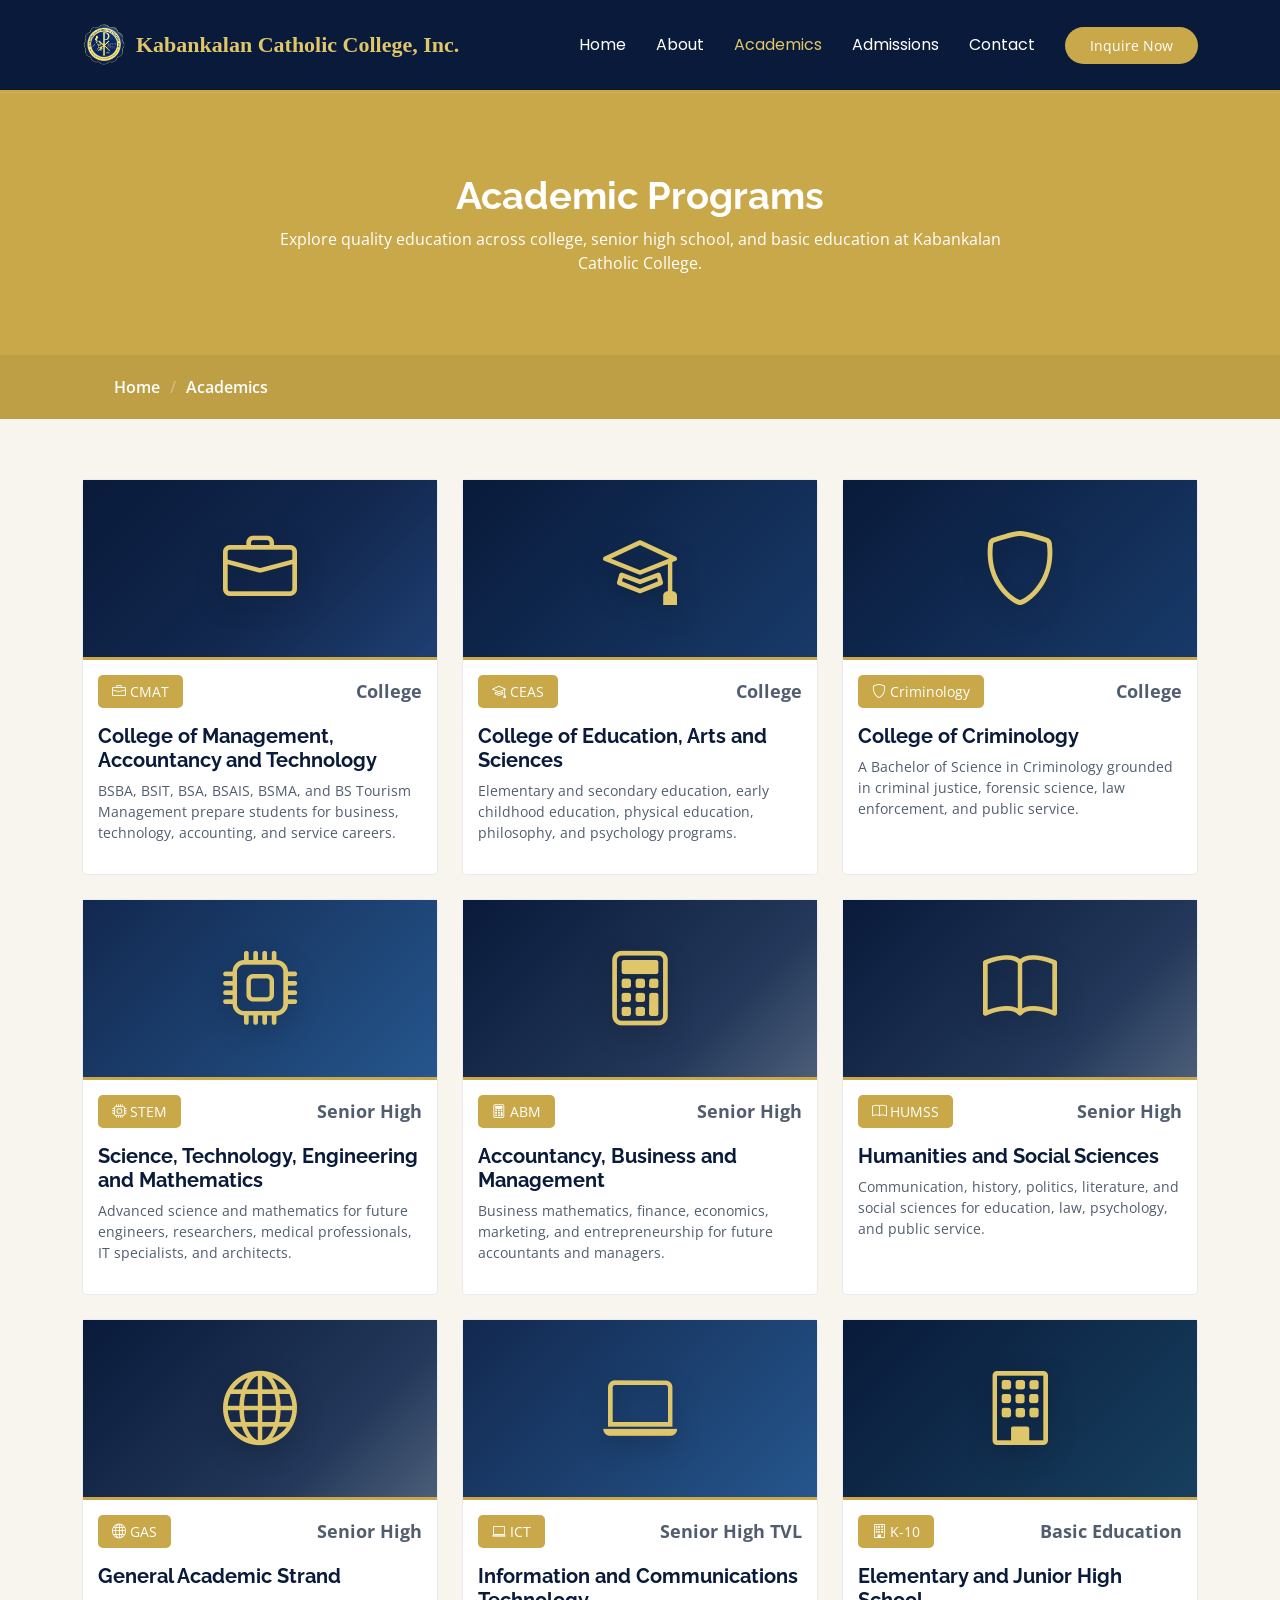
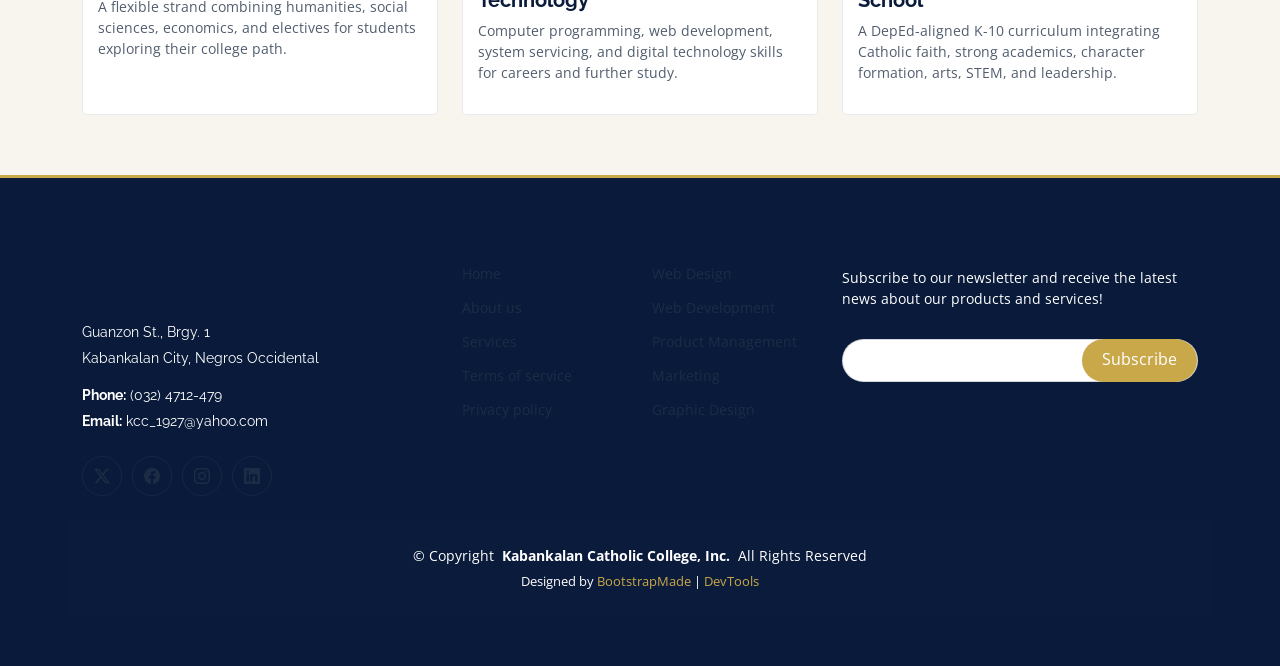
<file: courses.html>
<!DOCTYPE html>
<html lang="en">

<head>
  <meta charset="utf-8">
  <meta content="width=device-width, initial-scale=1.0" name="viewport">
  <title>Academics - Kabankalan Catholic College, Inc.</title>
  <meta name="description" content="">
  <meta name="keywords" content="">

  <!-- Favicons -->
  <link href="assets/img/kcc logo.png" rel="icon" type="image/png">
  <link href="assets/img/kcc logo.png" rel="apple-touch-icon" type="image/png">

  <!-- Fonts -->
  <link href="https://fonts.googleapis.com" rel="preconnect">
  <link href="https://fonts.gstatic.com" rel="preconnect" crossorigin>
  <link
    href="https://fonts.googleapis.com/css2?family=Open+Sans:ital,wght@0,300;0,400;0,500;0,600;0,700;0,800;1,300;1,400;1,500;1,600;1,700;1,800&family=Poppins:ital,wght@0,100;0,200;0,300;0,400;0,500;0,600;0,700;0,800;0,900;1,100;1,200;1,300;1,400;1,500;1,600;1,700;1,800;1,900&family=Raleway:ital,wght@0,100;0,200;0,300;0,400;0,500;0,600;0,700;0,800;0,900;1,100;1,200;1,300;1,400;1,500;1,600;1,700;1,800;1,900&display=swap"
    rel="stylesheet">

  <!-- Vendor CSS Files -->
  <link href="assets/vendor/bootstrap/css/bootstrap.min.css" rel="stylesheet">
  <link href="assets/vendor/bootstrap-icons/bootstrap-icons.css" rel="stylesheet">
  <link href="assets/vendor/aos/aos.css" rel="stylesheet">
  <link href="assets/vendor/glightbox/css/glightbox.min.css" rel="stylesheet">
  <link href="assets/vendor/swiper/swiper-bundle.min.css" rel="stylesheet">

  <!-- Main CSS File -->
  <link href="assets/css/main.css" rel="stylesheet">

  <!-- =======================================================
  * Template Name: Mentor
  * Template URL: https://bootstrapmade.com/mentor-free-education-bootstrap-theme/
  * Updated: Jul 07 2025 with Bootstrap v5.3.7
  * Author: BootstrapMade.com
  * License: https://bootstrapmade.com/license/
  ======================================================== -->
</head>

<body class="courses-page">

  <header id="header" class="header d-flex align-items-center sticky-top">
    <div class="container-fluid container-xl position-relative d-flex align-items-center">

      <a href="index.html" class="logo d-flex align-items-center me-auto">
        <img src="assets/img/kcc logo.png" alt="Kabankalan Catholic College logo">
        <h1 class="sitename">Kabankalan Catholic College, Inc.</h1>
      </a>

      <nav id="navmenu" class="navmenu">
        <ul>
          <li><a href="index.html">Home<br></a></li>
          <li><a href="about.html">About</a></li>
          <li><a href="courses.html" class="active">Academics</a></li>
          <li><a href="pricing.html">Admissions</a></li>
          <li><a href="contact.html">Contact</a></li>
        </ul>
        <i class="mobile-nav-toggle d-xl-none bi bi-list"></i>
      </nav>

      <a class="btn-getstarted" href="pricing.html">Inquire Now</a>

    </div>
  </header>

  <main class="main">

    <!-- Page Title -->
    <div class="page-title" data-aos="fade">
      <div class="heading">
        <div class="container">
          <div class="row d-flex justify-content-center text-center">
            <div class="col-lg-8">
              <h1>Academic Programs</h1>
              <p class="mb-0">Explore quality education across college, senior high school, and basic education at Kabankalan Catholic College.</p>
            </div>
          </div>
        </div>
      </div>
      <nav class="breadcrumbs">
        <div class="container">
          <ol>
            <li><a href="index.html">Home</a></li>
            <li class="current">Academics</li>
          </ol>
        </div>
      </nav>
    </div><!-- End Page Title -->

    <!-- Courses Section -->
    <section id="courses" class="courses section">

      <div class="container">
        <div class="row">

          <div class="col-lg-4 col-md-6 d-flex align-items-stretch" data-aos="zoom-in" data-aos-delay="100">
            <div class="course-item">
              <div class="academic-card-background academic-cmat" aria-label="College of Management, Accountancy and Technology"><i class="bi bi-briefcase"></i></div>
              <div class="course-content">
                <div class="d-flex justify-content-between align-items-center mb-3"><p class="category"><i class="bi bi-briefcase me-1"></i>CMAT</p><p class="price">College</p></div>
                <h3>College of Management, Accountancy and Technology</h3>
                <p class="description">BSBA, BSIT, BSA, BSAIS, BSMA, and BS Tourism Management prepare students for business, technology, accounting, and service careers.</p>
              </div>
            </div>
          </div>

          <div class="col-lg-4 col-md-6 d-flex align-items-stretch mt-4 mt-md-0" data-aos="zoom-in" data-aos-delay="200">
            <div class="course-item">
              <div class="academic-card-background academic-ceas" aria-label="College of Education, Arts and Sciences"><i class="bi bi-mortarboard"></i></div>
              <div class="course-content">
                <div class="d-flex justify-content-between align-items-center mb-3"><p class="category"><i class="bi bi-mortarboard me-1"></i>CEAS</p><p class="price">College</p></div>
                <h3>College of Education, Arts and Sciences</h3>
                <p class="description">Elementary and secondary education, early childhood education, physical education, philosophy, and psychology programs.</p>
              </div>
            </div>
          </div>

          <div class="col-lg-4 col-md-6 d-flex align-items-stretch mt-4 mt-lg-0" data-aos="zoom-in" data-aos-delay="300">
            <div class="course-item">
              <div class="academic-card-background academic-criminology" aria-label="College of Criminology"><i class="bi bi-shield"></i></div>
              <div class="course-content">
                <div class="d-flex justify-content-between align-items-center mb-3"><p class="category"><i class="bi bi-shield me-1"></i>Criminology</p><p class="price">College</p></div>
                <h3>College of Criminology</h3>
                <p class="description">A Bachelor of Science in Criminology grounded in criminal justice, forensic science, law enforcement, and public service.</p>
              </div>
            </div>
          </div>

          <div class="col-lg-4 col-md-6 d-flex align-items-stretch mt-4" data-aos="zoom-in" data-aos-delay="400">
            <div class="course-item">
              <div class="academic-card-background academic-stem" aria-label="STEM Senior High Strand"><i class="bi bi-cpu"></i></div>
              <div class="course-content">
                <div class="d-flex justify-content-between align-items-center mb-3"><p class="category"><i class="bi bi-cpu me-1"></i>STEM</p><p class="price">Senior High</p></div>
                <h3>Science, Technology, Engineering and Mathematics</h3>
                <p class="description">Advanced science and mathematics for future engineers, researchers, medical professionals, IT specialists, and architects.</p>
              </div>
            </div>
          </div>

          <div class="col-lg-4 col-md-6 d-flex align-items-stretch mt-4" data-aos="zoom-in" data-aos-delay="500">
            <div class="course-item">
              <div class="academic-card-background academic-abm" aria-label="ABM Senior High Strand"><i class="bi bi-calculator"></i></div>
              <div class="course-content">
                <div class="d-flex justify-content-between align-items-center mb-3"><p class="category"><i class="bi bi-calculator me-1"></i>ABM</p><p class="price">Senior High</p></div>
                <h3>Accountancy, Business and Management</h3>
                <p class="description">Business mathematics, finance, economics, marketing, and entrepreneurship for future accountants and managers.</p>
              </div>
            </div>
          </div>

          <div class="col-lg-4 col-md-6 d-flex align-items-stretch mt-4" data-aos="zoom-in" data-aos-delay="600">
            <div class="course-item">
              <div class="academic-card-background academic-humss" aria-label="HUMSS Senior High Strand"><i class="bi bi-book"></i></div>
              <div class="course-content">
                <div class="d-flex justify-content-between align-items-center mb-3"><p class="category"><i class="bi bi-book me-1"></i>HUMSS</p><p class="price">Senior High</p></div>
                <h3>Humanities and Social Sciences</h3>
                <p class="description">Communication, history, politics, literature, and social sciences for education, law, psychology, and public service.</p>
              </div>
            </div>
          </div>

          <div class="col-lg-4 col-md-6 d-flex align-items-stretch mt-4" data-aos="zoom-in" data-aos-delay="700">
            <div class="course-item">
              <div class="academic-card-background academic-gas" aria-label="General Academic Strand"><i class="bi bi-globe"></i></div>
              <div class="course-content">
                <div class="d-flex justify-content-between align-items-center mb-3"><p class="category"><i class="bi bi-globe me-1"></i>GAS</p><p class="price">Senior High</p></div>
                <h3>General Academic Strand</h3>
                <p class="description">A flexible strand combining humanities, social sciences, economics, and electives for students exploring their college path.</p>
              </div>
            </div>
          </div>

          <div class="col-lg-4 col-md-6 d-flex align-items-stretch mt-4" data-aos="zoom-in" data-aos-delay="800">
            <div class="course-item">
              <div class="academic-card-background academic-ict" aria-label="ICT Technical Professional Track"><i class="bi bi-laptop"></i></div>
              <div class="course-content">
                <div class="d-flex justify-content-between align-items-center mb-3"><p class="category"><i class="bi bi-laptop me-1"></i>ICT</p><p class="price">Senior High TVL</p></div>
                <h3>Information and Communications Technology</h3>
                <p class="description">Computer programming, web development, system servicing, and digital technology skills for careers and further study.</p>
              </div>
            </div>
          </div>

          <div class="col-lg-4 col-md-6 d-flex align-items-stretch mt-4" data-aos="zoom-in" data-aos-delay="900">
            <div class="course-item">
              <div class="academic-card-background academic-k10" aria-label="Elementary and Junior High School"><i class="bi bi-building"></i></div>
              <div class="course-content">
                <div class="d-flex justify-content-between align-items-center mb-3"><p class="category"><i class="bi bi-building me-1"></i>K-10</p><p class="price">Basic Education</p></div>
                <h3>Elementary and Junior High School</h3>
                <p class="description">A DepEd-aligned K-10 curriculum integrating Catholic faith, strong academics, character formation, arts, STEM, and leadership.</p>
              </div>
            </div>
          </div>

        </div>
      </div>

    </section><!-- /Courses Section -->

  </main>

  <footer id="footer" class="footer position-relative light-background">

    <div class="container footer-top">
      <div class="row gy-4">
        <div class="col-lg-4 col-md-6 footer-about">
          <a href="index.html" class="logo d-flex align-items-center">
            <span class="sitename">Kabankalan Catholic College</span>
          </a>
          <div class="footer-contact pt-3">
            <p>Guanzon St., Brgy. 1</p>
            <p>Kabankalan City, Negros Occidental</p>
            <p class="mt-3"><strong>Phone:</strong> <span>(032) 4712-479</span></p>
            <p><strong>Email:</strong> <span>kcc_1927@yahoo.com</span></p>
          </div>
          <div class="social-links d-flex mt-4">
            <a href=""><i class="bi bi-twitter-x"></i></a>
            <a href=""><i class="bi bi-facebook"></i></a>
            <a href=""><i class="bi bi-instagram"></i></a>
            <a href=""><i class="bi bi-linkedin"></i></a>
          </div>
        </div>

        <div class="col-lg-2 col-md-3 footer-links">
          <h4>Useful Links</h4>
          <ul>
            <li><a href="#">Home</a></li>
            <li><a href="#">About us</a></li>
            <li><a href="#">Services</a></li>
            <li><a href="#">Terms of service</a></li>
            <li><a href="#">Privacy policy</a></li>
          </ul>
        </div>

        <div class="col-lg-2 col-md-3 footer-links">
          <h4>Our Services</h4>
          <ul>
            <li><a href="#">Web Design</a></li>
            <li><a href="#">Web Development</a></li>
            <li><a href="#">Product Management</a></li>
            <li><a href="#">Marketing</a></li>
            <li><a href="#">Graphic Design</a></li>
          </ul>
        </div>

        <div class="col-lg-4 col-md-12 footer-newsletter">
          <h4>Our Newsletter</h4>
          <p>Subscribe to our newsletter and receive the latest news about our products and services!</p>
          <form action="#" method="post" class="email-form">
            <div class="newsletter-form"><input type="email" name="email"><input type="submit" value="Subscribe"></div>
            <div class="loading">Loading</div>
            <div class="error-message"></div>
            <div class="sent-message">Your subscription request has been sent. Thank you!</div>
          </form>
        </div>

      </div>
    </div>

    <div class="container copyright text-center mt-4">
      <p>© <span>Copyright</span> <strong class="px-1 sitename">Kabankalan Catholic College, Inc.</strong> <span>All Rights Reserved</span></p>
      <div class="credits">
        <!-- All the links in the footer should remain intact. -->
        <!-- You can delete the links only if you've purchased the pro version. -->
        <!-- Licensing information: https://bootstrapmade.com/license/ -->
        Designed by <a href="https://bootstrapmade.com/">BootstrapMade</a> | <a
          href="https://bootstrapmade.com/tools/">DevTools</a>
      </div>
    </div>

  </footer>

  <!-- Scroll Top -->
  <a href="#" id="scroll-top" class="scroll-top d-flex align-items-center justify-content-center"><i
      class="bi bi-arrow-up-short"></i></a>

  <!-- Preloader -->
  <div id="preloader"></div>

  <!-- Vendor JS Files -->
  <script src="assets/vendor/bootstrap/js/bootstrap.bundle.min.js"></script>
  <script src="assets/vendor/aos/aos.js"></script>
  <script src="assets/vendor/glightbox/js/glightbox.min.js"></script>
  <script src="assets/vendor/purecounter/purecounter_vanilla.js"></script>
  <script src="assets/vendor/swiper/swiper-bundle.min.js"></script>

  <!-- Main JS File -->
  <script src="assets/js/main.js"></script>

</body>

</html>
</file>
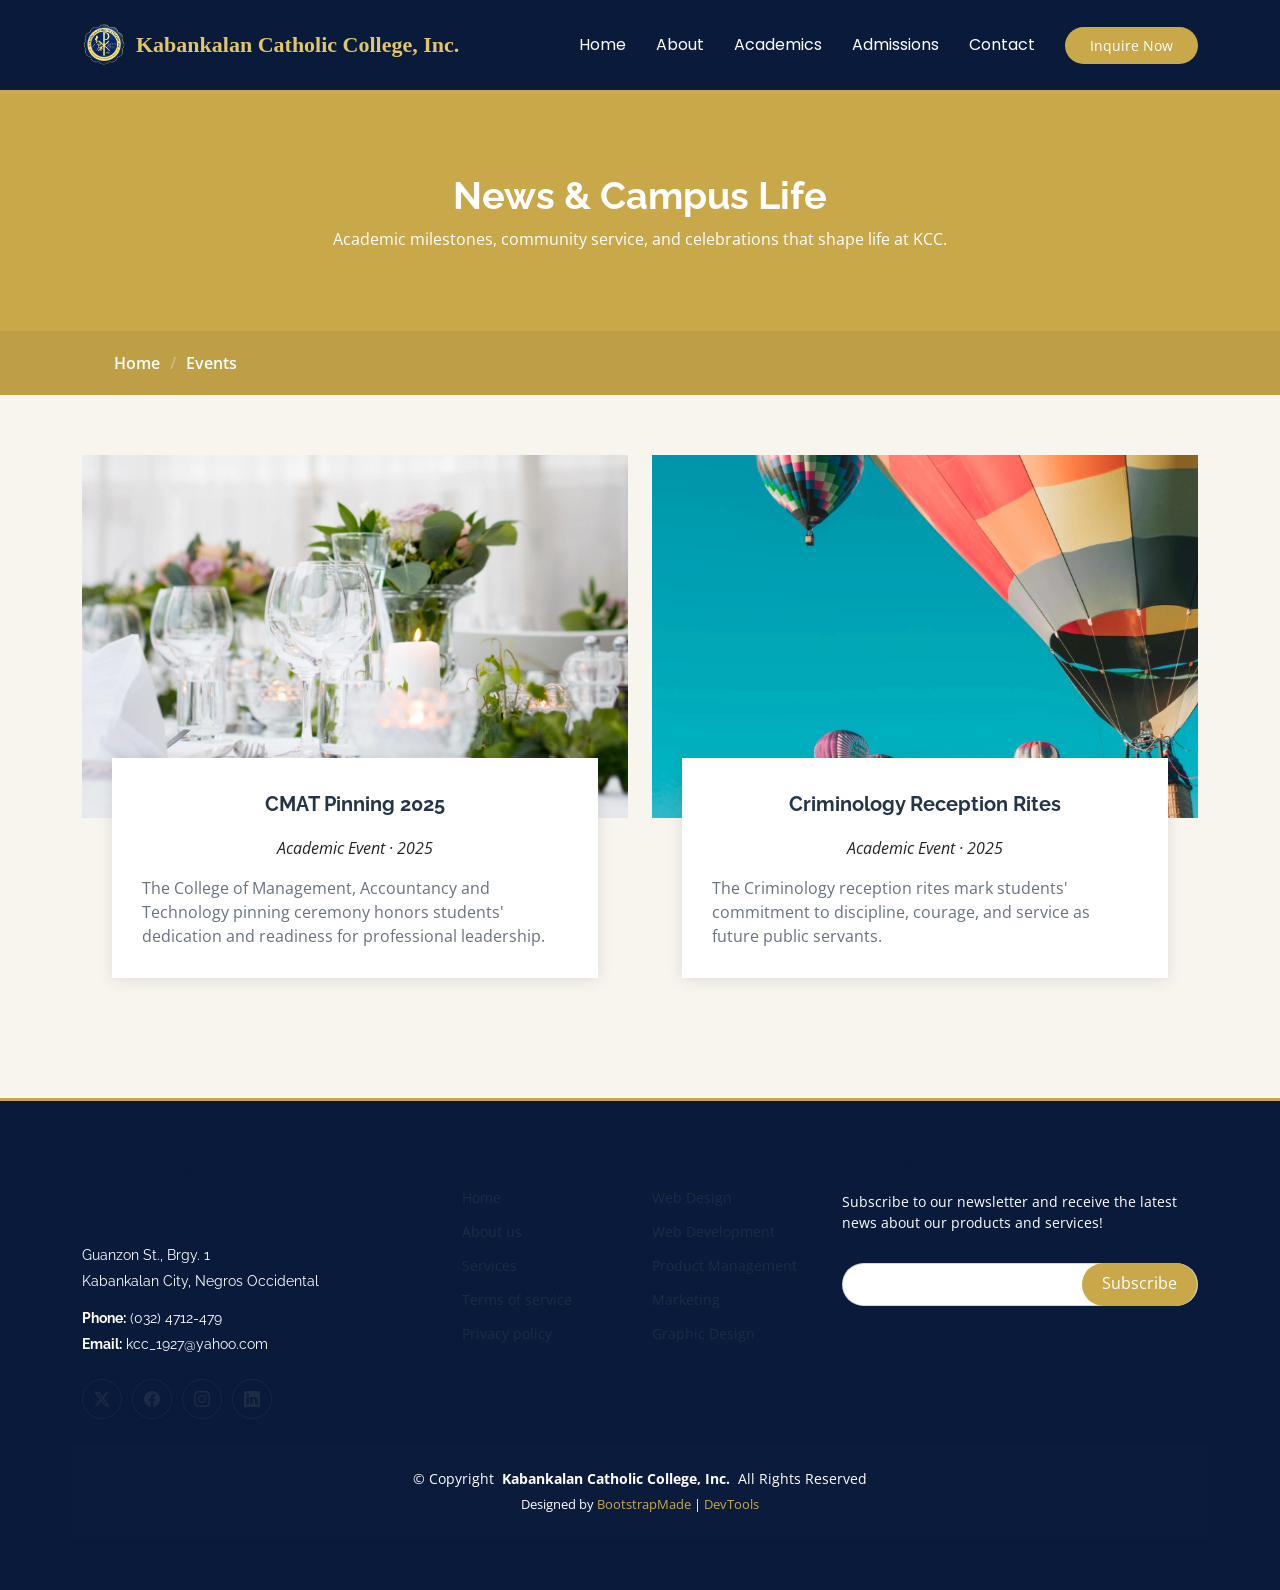
<file: events.html>
<!DOCTYPE html>
<html lang="en">

<head>
  <meta charset="utf-8">
  <meta content="width=device-width, initial-scale=1.0" name="viewport">
  <title>Events - Kabankalan Catholic College, Inc.</title>
  <meta name="description" content="">
  <meta name="keywords" content="">

  <!-- Favicons -->
  <link href="assets/img/kcc logo.png" rel="icon" type="image/png">
  <link href="assets/img/kcc logo.png" rel="apple-touch-icon" type="image/png">

  <!-- Fonts -->
  <link href="https://fonts.googleapis.com" rel="preconnect">
  <link href="https://fonts.gstatic.com" rel="preconnect" crossorigin>
  <link href="https://fonts.googleapis.com/css2?family=Open+Sans:ital,wght@0,300;0,400;0,500;0,600;0,700;0,800;1,300;1,400;1,500;1,600;1,700;1,800&family=Poppins:ital,wght@0,100;0,200;0,300;0,400;0,500;0,600;0,700;0,800;0,900;1,100;1,200;1,300;1,400;1,500;1,600;1,700;1,800;1,900&family=Raleway:ital,wght@0,100;0,200;0,300;0,400;0,500;0,600;0,700;0,800;0,900;1,100;1,200;1,300;1,400;1,500;1,600;1,700;1,800;1,900&display=swap" rel="stylesheet">

  <!-- Vendor CSS Files -->
  <link href="assets/vendor/bootstrap/css/bootstrap.min.css" rel="stylesheet">
  <link href="assets/vendor/bootstrap-icons/bootstrap-icons.css" rel="stylesheet">
  <link href="assets/vendor/aos/aos.css" rel="stylesheet">
  <link href="assets/vendor/glightbox/css/glightbox.min.css" rel="stylesheet">
  <link href="assets/vendor/swiper/swiper-bundle.min.css" rel="stylesheet">

  <!-- Main CSS File -->
  <link href="assets/css/main.css" rel="stylesheet">

  <!-- =======================================================
  * Template Name: Mentor
  * Template URL: https://bootstrapmade.com/mentor-free-education-bootstrap-theme/
  * Updated: Jul 07 2025 with Bootstrap v5.3.7
  * Author: BootstrapMade.com
  * License: https://bootstrapmade.com/license/
  ======================================================== -->
</head>

<body class="events-page">

  <header id="header" class="header d-flex align-items-center sticky-top">
    <div class="container-fluid container-xl position-relative d-flex align-items-center">

      <a href="index.html" class="logo d-flex align-items-center me-auto">
        <img src="assets/img/kcc logo.png" alt="Kabankalan Catholic College logo">
        <h1 class="sitename">Kabankalan Catholic College, Inc.</h1>
      </a>

      <nav id="navmenu" class="navmenu">
        <ul>
          <li><a href="index.html">Home<br></a></li>
          <li><a href="about.html">About</a></li>
          <li><a href="courses.html">Academics</a></li>
          <li><a href="pricing.html">Admissions</a></li>
          <li><a href="contact.html">Contact</a></li>
        </ul>
        <i class="mobile-nav-toggle d-xl-none bi bi-list"></i>
      </nav>

      <a class="btn-getstarted" href="pricing.html">Inquire Now</a>

    </div>
  </header>

  <main class="main">

    <!-- Page Title -->
    <div class="page-title" data-aos="fade">
      <div class="heading">
        <div class="container">
          <div class="row d-flex justify-content-center text-center">
            <div class="col-lg-8">
              <h1>News & Campus Life</h1>
              <p class="mb-0">Academic milestones, community service, and celebrations that shape life at KCC.</p>
            </div>
          </div>
        </div>
      </div>
      <nav class="breadcrumbs">
        <div class="container">
          <ol>
            <li><a href="index.html">Home</a></li>
            <li class="current">Events</li>
          </ol>
        </div>
      </nav>
    </div><!-- End Page Title -->

    <!-- Events Section -->
    <section id="events" class="events section">

      <div class="container" data-aos="fade-up">

        <div class="row">
          <div class="col-md-6 d-flex align-items-stretch">
            <div class="card">
              <div class="card-img">
                <img src="assets/img/event/event-item-1.webp" alt="...">
              </div>
              <div class="card-body">
                <h5 class="card-title"><a href="">CMAT Pinning 2025</a></h5>
                <p class="fst-italic text-center">Academic Event · 2025</p>
                <p class="card-text">The College of Management, Accountancy and Technology pinning ceremony honors students' dedication and readiness for professional leadership.</p>
              </div>
            </div>
          </div>
          <div class="col-md-6 d-flex align-items-stretch">
            <div class="card">
              <div class="card-img">
                <img src="assets/img/event/event-item-2.webp" alt="...">
              </div>
              <div class="card-body">
                <h5 class="card-title"><a href="">Criminology Reception Rites</a></h5>
                <p class="fst-italic text-center">Academic Event · 2025</p>
                <p class="card-text">The Criminology reception rites mark students' commitment to discipline, courage, and service as future public servants.</p>
              </div>
            </div>

          </div>
        </div>

      </div>

    </section><!-- /Events Section -->

  </main>

  <footer id="footer" class="footer position-relative light-background">

    <div class="container footer-top">
      <div class="row gy-4">
        <div class="col-lg-4 col-md-6 footer-about">
          <a href="index.html" class="logo d-flex align-items-center">
            <span class="sitename">Kabankalan Catholic College</span>
          </a>
          <div class="footer-contact pt-3">
            <p>Guanzon St., Brgy. 1</p>
            <p>Kabankalan City, Negros Occidental</p>
            <p class="mt-3"><strong>Phone:</strong> <span>(032) 4712-479</span></p>
            <p><strong>Email:</strong> <span>kcc_1927@yahoo.com</span></p>
          </div>
          <div class="social-links d-flex mt-4">
            <a href=""><i class="bi bi-twitter-x"></i></a>
            <a href=""><i class="bi bi-facebook"></i></a>
            <a href=""><i class="bi bi-instagram"></i></a>
            <a href=""><i class="bi bi-linkedin"></i></a>
          </div>
        </div>

        <div class="col-lg-2 col-md-3 footer-links">
          <h4>Useful Links</h4>
          <ul>
            <li><a href="#">Home</a></li>
            <li><a href="#">About us</a></li>
            <li><a href="#">Services</a></li>
            <li><a href="#">Terms of service</a></li>
            <li><a href="#">Privacy policy</a></li>
          </ul>
        </div>

        <div class="col-lg-2 col-md-3 footer-links">
          <h4>Our Services</h4>
          <ul>
            <li><a href="#">Web Design</a></li>
            <li><a href="#">Web Development</a></li>
            <li><a href="#">Product Management</a></li>
            <li><a href="#">Marketing</a></li>
            <li><a href="#">Graphic Design</a></li>
          </ul>
        </div>

        <div class="col-lg-4 col-md-12 footer-newsletter">
          <h4>Our Newsletter</h4>
          <p>Subscribe to our newsletter and receive the latest news about our products and services!</p>
          <form action="#" method="post" class="email-form">
            <div class="newsletter-form"><input type="email" name="email"><input type="submit" value="Subscribe"></div>
            <div class="loading">Loading</div>
            <div class="error-message"></div>
            <div class="sent-message">Your subscription request has been sent. Thank you!</div>
          </form>
        </div>

      </div>
    </div>

    <div class="container copyright text-center mt-4">
      <p>© <span>Copyright</span> <strong class="px-1 sitename">Kabankalan Catholic College, Inc.</strong> <span>All Rights Reserved</span></p>
      <div class="credits">
        <!-- All the links in the footer should remain intact. -->
        <!-- You can delete the links only if you've purchased the pro version. -->
        <!-- Licensing information: https://bootstrapmade.com/license/ -->
        Designed by <a href="https://bootstrapmade.com/">BootstrapMade</a> | <a href="https://bootstrapmade.com/tools/">DevTools</a>
      </div>
    </div>

  </footer>

  <!-- Scroll Top -->
  <a href="#" id="scroll-top" class="scroll-top d-flex align-items-center justify-content-center"><i class="bi bi-arrow-up-short"></i></a>

  <!-- Preloader -->
  <div id="preloader"></div>

  <!-- Vendor JS Files -->
  <script src="assets/vendor/bootstrap/js/bootstrap.bundle.min.js"></script>
  <script src="assets/vendor/aos/aos.js"></script>
  <script src="assets/vendor/glightbox/js/glightbox.min.js"></script>
  <script src="assets/vendor/purecounter/purecounter_vanilla.js"></script>
  <script src="assets/vendor/swiper/swiper-bundle.min.js"></script>

  <!-- Main JS File -->
  <script src="assets/js/main.js"></script>

</body>

</html>
</file>
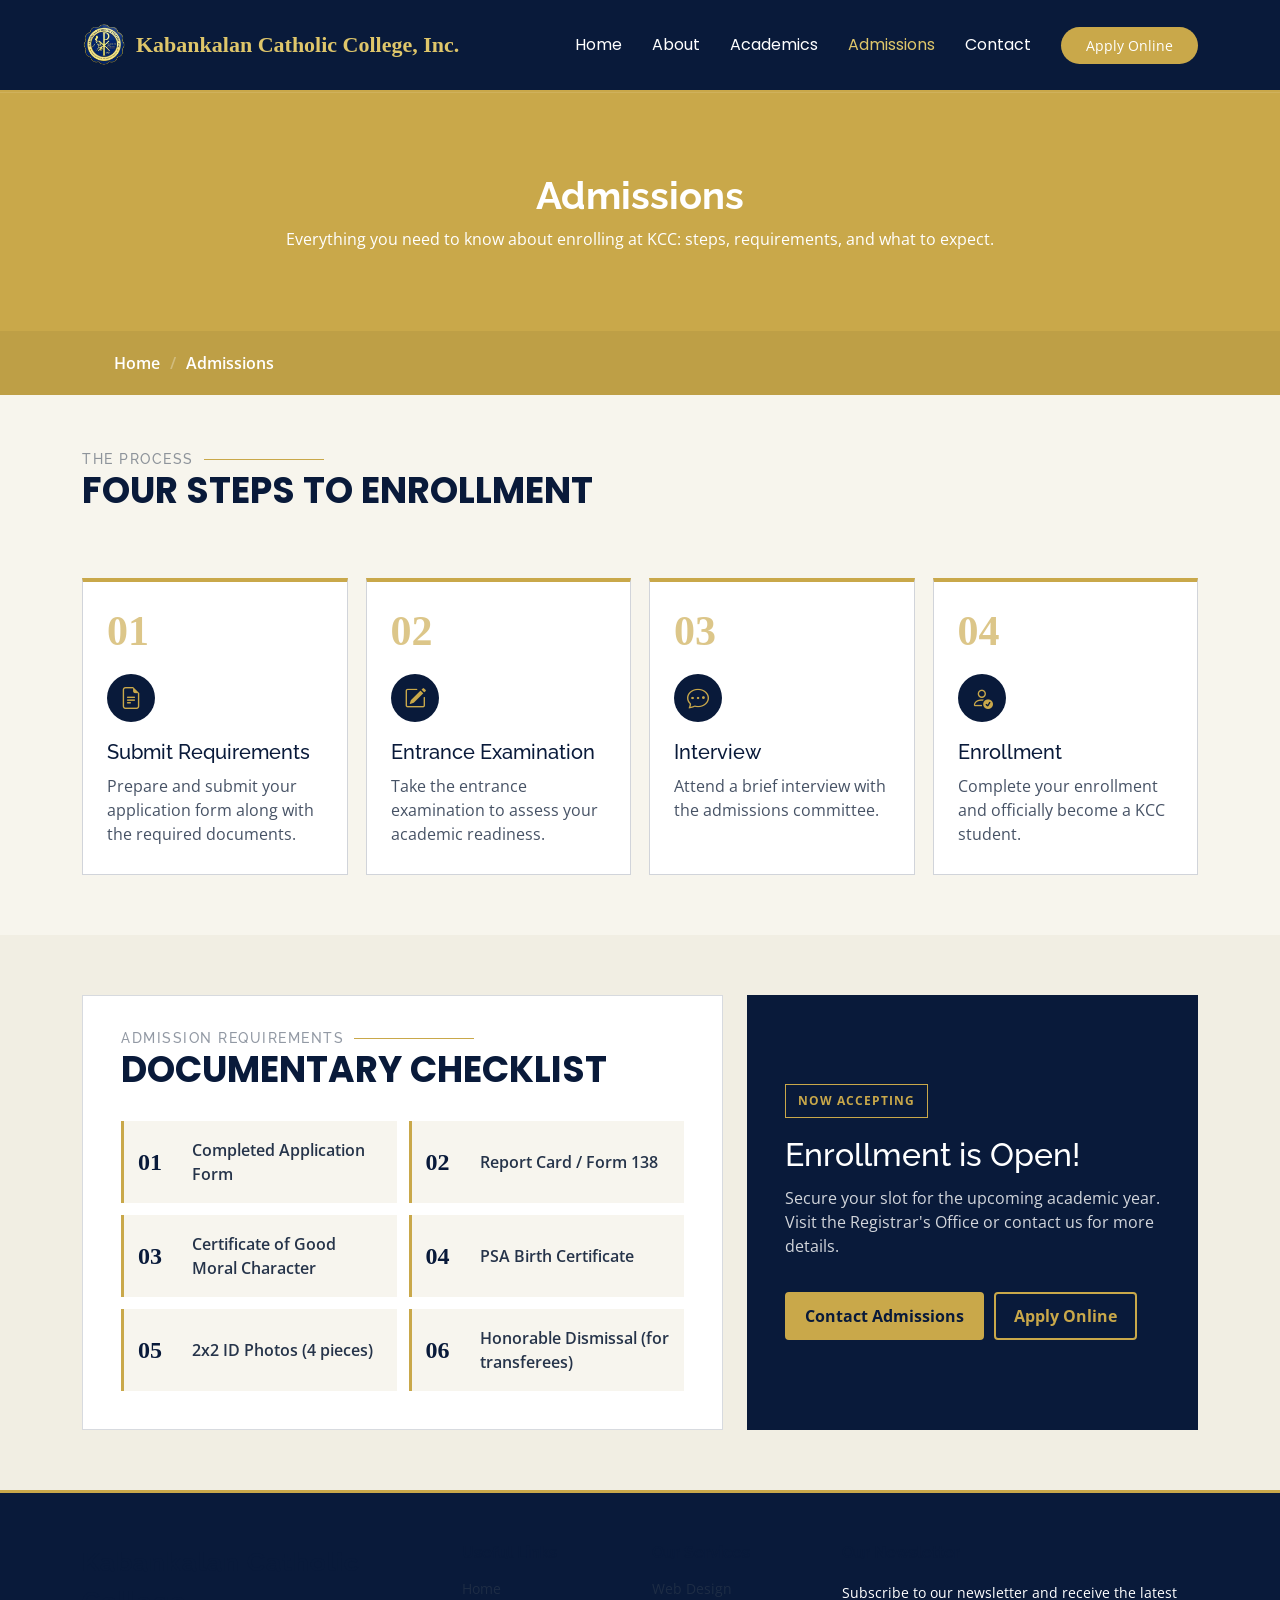
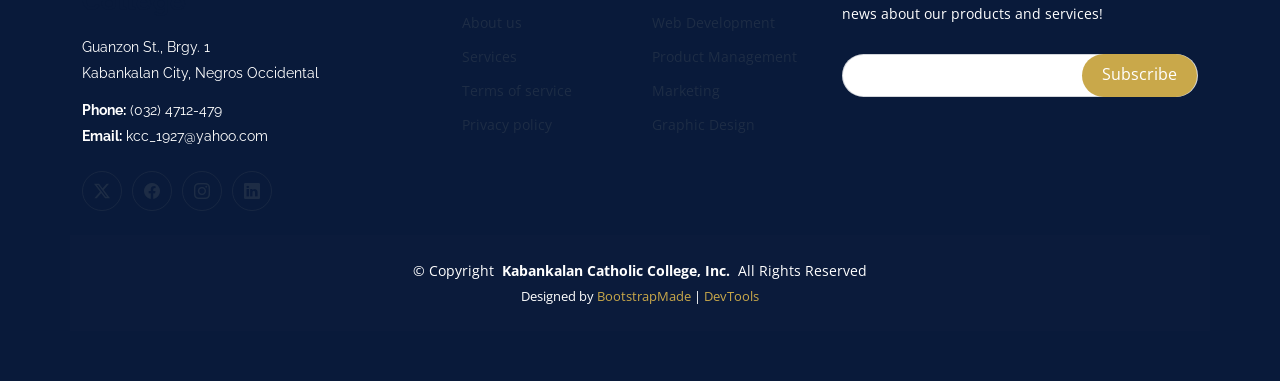
<file: pricing.html>
<!DOCTYPE html>
<html lang="en">

<head>
  <meta charset="utf-8">
  <meta content="width=device-width, initial-scale=1.0" name="viewport">
  <title>Admissions - Kabankalan Catholic College, Inc.</title>
  <meta name="description" content="">
  <meta name="keywords" content="">

  <!-- Favicons -->
  <link href="assets/img/kcc logo.png" rel="icon" type="image/png">
  <link href="assets/img/kcc logo.png" rel="apple-touch-icon" type="image/png">

  <!-- Fonts -->
  <link href="https://fonts.googleapis.com" rel="preconnect">
  <link href="https://fonts.gstatic.com" rel="preconnect" crossorigin>
  <link href="https://fonts.googleapis.com/css2?family=Open+Sans:ital,wght@0,300;0,400;0,500;0,600;0,700;0,800;1,300;1,400;1,500;1,600;1,700;1,800&family=Poppins:ital,wght@0,100;0,200;0,300;0,400;0,500;0,600;0,700;0,800;0,900;1,100;1,200;1,300;1,400;1,500;1,600;1,700;1,800;1,900&family=Raleway:ital,wght@0,100;0,200;0,300;0,400;0,500;0,600;0,700;0,800;0,900;1,100;1,200;1,300;1,400;1,500;1,600;1,700;1,800;1,900&display=swap" rel="stylesheet">

  <!-- Vendor CSS Files -->
  <link href="assets/vendor/bootstrap/css/bootstrap.min.css" rel="stylesheet">
  <link href="assets/vendor/bootstrap-icons/bootstrap-icons.css" rel="stylesheet">
  <link href="assets/vendor/aos/aos.css" rel="stylesheet">
  <link href="assets/vendor/glightbox/css/glightbox.min.css" rel="stylesheet">
  <link href="assets/vendor/swiper/swiper-bundle.min.css" rel="stylesheet">

  <!-- Main CSS File -->
  <link href="assets/css/main.css" rel="stylesheet">

  <!-- =======================================================
  * Template Name: Mentor
  * Template URL: https://bootstrapmade.com/mentor-free-education-bootstrap-theme/
  * Updated: Jul 07 2025 with Bootstrap v5.3.7
  * Author: BootstrapMade.com
  * License: https://bootstrapmade.com/license/
  ======================================================== -->
</head>

<body class="pricing-page">

  <header id="header" class="header d-flex align-items-center sticky-top">
    <div class="container-fluid container-xl position-relative d-flex align-items-center">

      <a href="index.html" class="logo d-flex align-items-center me-auto">
        <img src="assets/img/kcc logo.png" alt="Kabankalan Catholic College logo">
        <h1 class="sitename">Kabankalan Catholic College, Inc.</h1>
      </a>

      <nav id="navmenu" class="navmenu">
        <ul>
          <li><a href="index.html">Home<br></a></li>
          <li><a href="about.html">About</a></li>
          <li><a href="courses.html">Academics</a></li>
          <li><a href="pricing.html" class="active">Admissions</a></li>
          <li><a href="contact.html">Contact</a></li>
        </ul>
        <i class="mobile-nav-toggle d-xl-none bi bi-list"></i>
      </nav>

      <a class="btn-getstarted" href="https://kcc.wela.ph/">Apply Online</a>

    </div>
  </header>

  <main class="main">

    <!-- Page Title -->
    <div class="page-title" data-aos="fade">
      <div class="heading">
        <div class="container">
          <div class="row d-flex justify-content-center text-center">
            <div class="col-lg-8">
              <h1>Admissions</h1>
              <p class="mb-0">Everything you need to know about enrolling at KCC: steps, requirements, and what to expect.</p>
            </div>
          </div>
        </div>
      </div>
      <nav class="breadcrumbs">
        <div class="container">
          <ol>
            <li><a href="index.html">Home</a></li>
            <li class="current">Admissions</li>
          </ol>
        </div>
      </nav>
    </div><!-- End Page Title -->

    <!-- Admissions Process Section -->
    <section id="admissions-process" class="section admissions-process">

      <div class="container section-title" data-aos="fade-up">
        <h2>The Process</h2>
        <p>Four Steps to Enrollment</p>
      </div>

      <div class="container">
        <div class="admissions-timeline">

          <article class="admissions-step" data-aos="fade-up" data-aos-delay="100">
            <div class="step-number">01</div>
            <div class="step-icon"><i class="bi bi-file-earmark-text"></i></div>
            <h3>Submit Requirements</h3>
            <p>Prepare and submit your application form along with the required documents.</p>
          </article>

          <article class="admissions-step" data-aos="fade-up" data-aos-delay="200">
            <div class="step-number">02</div>
            <div class="step-icon"><i class="bi bi-pencil-square"></i></div>
            <h3>Entrance Examination</h3>
            <p>Take the entrance examination to assess your academic readiness.</p>
          </article>

          <article class="admissions-step" data-aos="fade-up" data-aos-delay="300">
            <div class="step-number">03</div>
            <div class="step-icon"><i class="bi bi-chat-dots"></i></div>
            <h3>Interview</h3>
            <p>Attend a brief interview with the admissions committee.</p>
          </article>

          <article class="admissions-step" data-aos="fade-up" data-aos-delay="400">
            <div class="step-number">04</div>
            <div class="step-icon"><i class="bi bi-person-check"></i></div>
            <h3>Enrollment</h3>
            <p>Complete your enrollment and officially become a KCC student.</p>
          </article>

        </div>
      </div>

    </section><!-- /Admissions Process Section -->

    <!-- Admission Requirements Section -->
    <section id="admission-requirements" class="section admission-requirements light-background">

      <div class="container">
        <div class="row align-items-stretch gy-4">

          <div class="col-lg-7" data-aos="fade-up">
            <div class="requirements-panel">
              <div class="section-title text-start">
                <h2>Admission Requirements</h2>
                <p>Documentary Checklist</p>
              </div>

              <div class="requirements-grid">
                <div class="requirement-item"><span>01</span><p>Completed Application Form</p></div>
                <div class="requirement-item"><span>02</span><p>Report Card / Form 138</p></div>
                <div class="requirement-item"><span>03</span><p>Certificate of Good Moral Character</p></div>
                <div class="requirement-item"><span>04</span><p>PSA Birth Certificate</p></div>
                <div class="requirement-item"><span>05</span><p>2x2 ID Photos (4 pieces)</p></div>
                <div class="requirement-item"><span>06</span><p>Honorable Dismissal (for transferees)</p></div>
              </div>
            </div>
          </div>

          <div class="col-lg-5" data-aos="fade-up" data-aos-delay="150">
            <aside class="enrollment-callout">
              <span class="status-badge">NOW ACCEPTING</span>
              <h3>Enrollment is Open!</h3>
              <p>Secure your slot for the upcoming academic year. Visit the Registrar's Office or contact us for more details.</p>
              <div class="callout-actions">
                <a href="contact.html" class="btn-admissions-primary">Contact Admissions</a>
                <a href="https://kcc.wela.ph/" class="btn-admissions-outline">Apply Online</a>
              </div>
            </aside>
          </div>

        </div>
      </div>

    </section><!-- /Admission Requirements Section -->

  </main>

  <footer id="footer" class="footer position-relative light-background">

    <div class="container footer-top">
      <div class="row gy-4">
        <div class="col-lg-4 col-md-6 footer-about">
          <a href="index.html" class="logo d-flex align-items-center">
            <span class="sitename">Kabankalan Catholic College</span>
          </a>
          <div class="footer-contact pt-3">
            <p>Guanzon St., Brgy. 1</p>
            <p>Kabankalan City, Negros Occidental</p>
            <p class="mt-3"><strong>Phone:</strong> <span>(032) 4712-479</span></p>
            <p><strong>Email:</strong> <span>kcc_1927@yahoo.com</span></p>
          </div>
          <div class="social-links d-flex mt-4">
            <a href=""><i class="bi bi-twitter-x"></i></a>
            <a href=""><i class="bi bi-facebook"></i></a>
            <a href=""><i class="bi bi-instagram"></i></a>
            <a href=""><i class="bi bi-linkedin"></i></a>
          </div>
        </div>

        <div class="col-lg-2 col-md-3 footer-links">
          <h4>Useful Links</h4>
          <ul>
            <li><a href="#">Home</a></li>
            <li><a href="#">About us</a></li>
            <li><a href="#">Services</a></li>
            <li><a href="#">Terms of service</a></li>
            <li><a href="#">Privacy policy</a></li>
          </ul>
        </div>

        <div class="col-lg-2 col-md-3 footer-links">
          <h4>Our Services</h4>
          <ul>
            <li><a href="#">Web Design</a></li>
            <li><a href="#">Web Development</a></li>
            <li><a href="#">Product Management</a></li>
            <li><a href="#">Marketing</a></li>
            <li><a href="#">Graphic Design</a></li>
          </ul>
        </div>

        <div class="col-lg-4 col-md-12 footer-newsletter">
          <h4>Our Newsletter</h4>
          <p>Subscribe to our newsletter and receive the latest news about our products and services!</p>
          <form action="#" method="post" class="email-form">
            <div class="newsletter-form"><input type="email" name="email"><input type="submit" value="Subscribe"></div>
            <div class="loading">Loading</div>
            <div class="error-message"></div>
            <div class="sent-message">Your subscription request has been sent. Thank you!</div>
          </form>
        </div>

      </div>
    </div>

    <div class="container copyright text-center mt-4">
      <p>© <span>Copyright</span> <strong class="px-1 sitename">Kabankalan Catholic College, Inc.</strong> <span>All Rights Reserved</span></p>
      <div class="credits">
        <!-- All the links in the footer should remain intact. -->
        <!-- You can delete the links only if you've purchased the pro version. -->
        <!-- Licensing information: https://bootstrapmade.com/license/ -->
        Designed by <a href="https://bootstrapmade.com/">BootstrapMade</a> | <a href="https://bootstrapmade.com/tools/">DevTools</a>
      </div>
    </div>

  </footer>

  <!-- Scroll Top -->
  <a href="#" id="scroll-top" class="scroll-top d-flex align-items-center justify-content-center"><i class="bi bi-arrow-up-short"></i></a>

  <!-- Preloader -->
  <div id="preloader"></div>

  <!-- Vendor JS Files -->
  <script src="assets/vendor/bootstrap/js/bootstrap.bundle.min.js"></script>
  <script src="assets/vendor/aos/aos.js"></script>
  <script src="assets/vendor/glightbox/js/glightbox.min.js"></script>
  <script src="assets/vendor/purecounter/purecounter_vanilla.js"></script>
  <script src="assets/vendor/swiper/swiper-bundle.min.js"></script>

  <!-- Main JS File -->
  <script src="assets/js/main.js"></script>

</body>

</html>
</file>
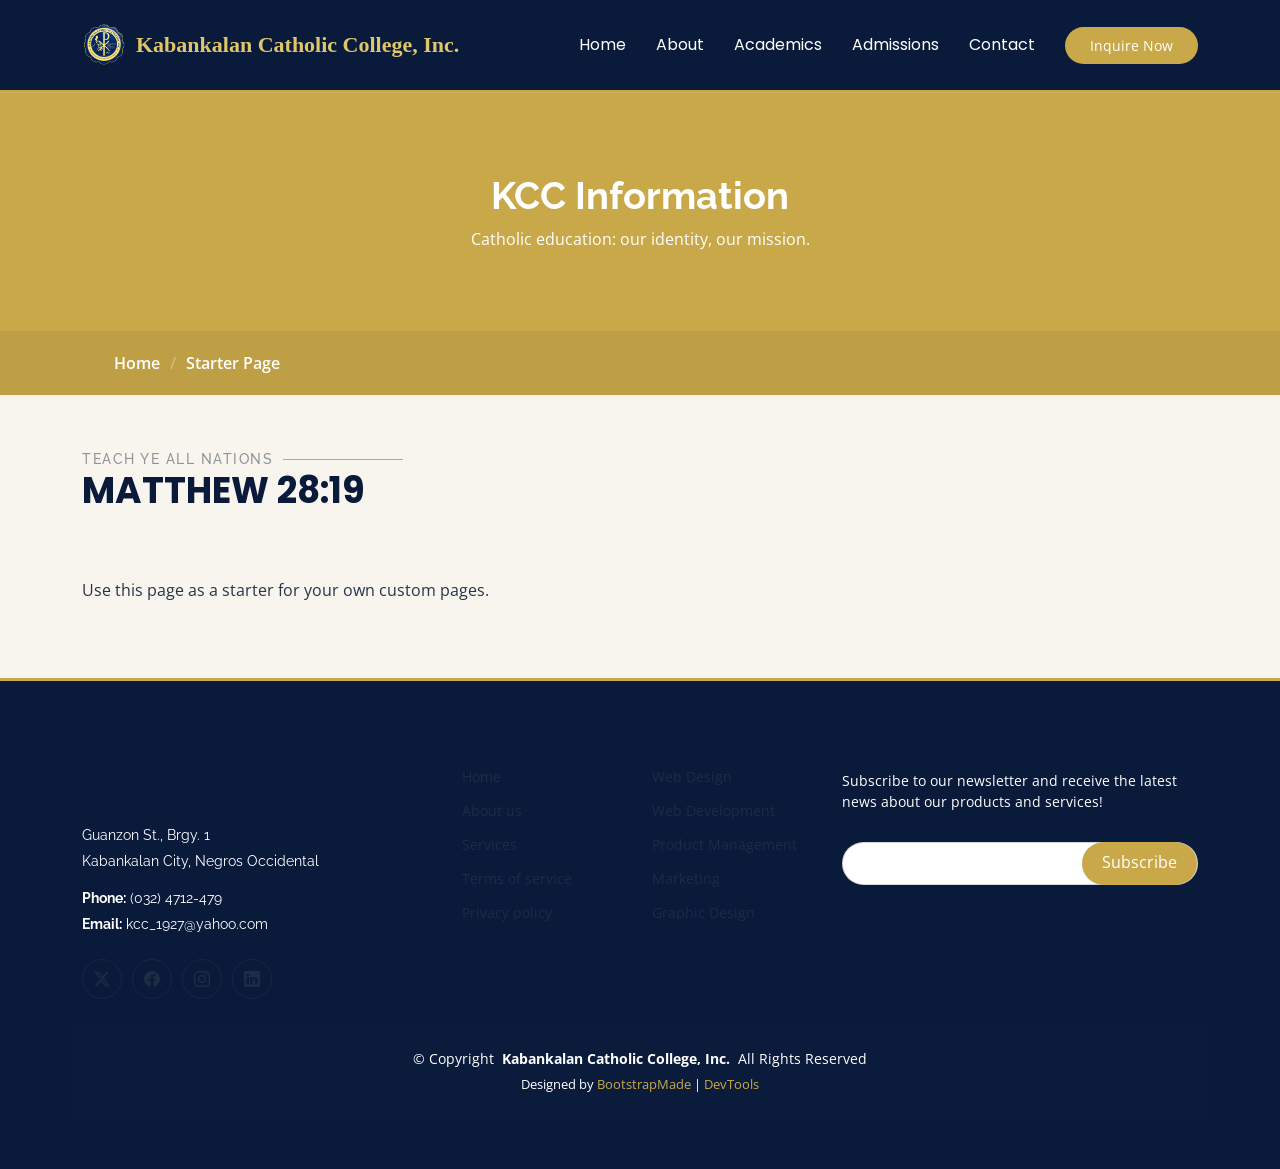
<file: starter-page.html>
<!DOCTYPE html>
<html lang="en">

<head>
  <meta charset="utf-8">
  <meta content="width=device-width, initial-scale=1.0" name="viewport">
  <title>Kabankalan Catholic College, Inc.</title>
  <meta name="description" content="">
  <meta name="keywords" content="">

  <!-- Favicons -->
  <link href="assets/img/kcc logo.png" rel="icon" type="image/png">
  <link href="assets/img/kcc logo.png" rel="apple-touch-icon" type="image/png">

  <!-- Fonts -->
  <link href="https://fonts.googleapis.com" rel="preconnect">
  <link href="https://fonts.gstatic.com" rel="preconnect" crossorigin>
  <link href="https://fonts.googleapis.com/css2?family=Open+Sans:ital,wght@0,300;0,400;0,500;0,600;0,700;0,800;1,300;1,400;1,500;1,600;1,700;1,800&family=Poppins:ital,wght@0,100;0,200;0,300;0,400;0,500;0,600;0,700;0,800;0,900;1,100;1,200;1,300;1,400;1,500;1,600;1,700;1,800;1,900&family=Raleway:ital,wght@0,100;0,200;0,300;0,400;0,500;0,600;0,700;0,800;0,900;1,100;1,200;1,300;1,400;1,500;1,600;1,700;1,800;1,900&display=swap" rel="stylesheet">

  <!-- Vendor CSS Files -->
  <link href="assets/vendor/bootstrap/css/bootstrap.min.css" rel="stylesheet">
  <link href="assets/vendor/bootstrap-icons/bootstrap-icons.css" rel="stylesheet">
  <link href="assets/vendor/aos/aos.css" rel="stylesheet">
  <link href="assets/vendor/glightbox/css/glightbox.min.css" rel="stylesheet">
  <link href="assets/vendor/swiper/swiper-bundle.min.css" rel="stylesheet">

  <!-- Main CSS File -->
  <link href="assets/css/main.css" rel="stylesheet">

  <!-- =======================================================
  * Template Name: Mentor
  * Template URL: https://bootstrapmade.com/mentor-free-education-bootstrap-theme/
  * Updated: Jul 07 2025 with Bootstrap v5.3.7
  * Author: BootstrapMade.com
  * License: https://bootstrapmade.com/license/
  ======================================================== -->
</head>

<body class="starter-page-page">

  <header id="header" class="header d-flex align-items-center sticky-top">
    <div class="container-fluid container-xl position-relative d-flex align-items-center">

      <a href="index.html" class="logo d-flex align-items-center me-auto">
        <img src="assets/img/kcc logo.png" alt="Kabankalan Catholic College logo">
        <h1 class="sitename">Kabankalan Catholic College, Inc.</h1>
      </a>

      <nav id="navmenu" class="navmenu">
        <ul>
          <li><a href="index.html">Home<br></a></li>
          <li><a href="about.html">About</a></li>
          <li><a href="courses.html">Academics</a></li>
          <li><a href="pricing.html">Admissions</a></li>
          <li><a href="contact.html">Contact</a></li>
        </ul>
        <i class="mobile-nav-toggle d-xl-none bi bi-list"></i>
      </nav>

      <a class="btn-getstarted" href="pricing.html">Inquire Now</a>

    </div>
  </header>

  <main class="main">

    <!-- Page Title -->
    <div class="page-title" data-aos="fade">
      <div class="heading">
        <div class="container">
          <div class="row d-flex justify-content-center text-center">
            <div class="col-lg-8">
              <h1>KCC Information</h1>
              <p class="mb-0">Catholic education: our identity, our mission.</p>
            </div>
          </div>
        </div>
      </div>
      <nav class="breadcrumbs">
        <div class="container">
          <ol>
            <li><a href="index.html">Home</a></li>
            <li class="current">Starter Page</li>
          </ol>
        </div>
      </nav>
    </div><!-- End Page Title -->

    <!-- Starter Section Section -->
    <section id="starter-section" class="starter-section section">

      <!-- Section Title -->
      <div class="container section-title" data-aos="fade-up">
        <h2>Teach Ye All Nations</h2>
        <p>Matthew 28:19<br></p>
      </div><!-- End Section Title -->

      <div class="container" data-aos="fade-up">
        <p>Use this page as a starter for your own custom pages.</p>
      </div>

    </section><!-- /Starter Section Section -->

  </main>

  <footer id="footer" class="footer position-relative light-background">

    <div class="container footer-top">
      <div class="row gy-4">
        <div class="col-lg-4 col-md-6 footer-about">
          <a href="index.html" class="logo d-flex align-items-center">
            <span class="sitename">Kabankalan Catholic College</span>
          </a>
          <div class="footer-contact pt-3">
            <p>Guanzon St., Brgy. 1</p>
            <p>Kabankalan City, Negros Occidental</p>
            <p class="mt-3"><strong>Phone:</strong> <span>(032) 4712-479</span></p>
            <p><strong>Email:</strong> <span>kcc_1927@yahoo.com</span></p>
          </div>
          <div class="social-links d-flex mt-4">
            <a href=""><i class="bi bi-twitter-x"></i></a>
            <a href=""><i class="bi bi-facebook"></i></a>
            <a href=""><i class="bi bi-instagram"></i></a>
            <a href=""><i class="bi bi-linkedin"></i></a>
          </div>
        </div>

        <div class="col-lg-2 col-md-3 footer-links">
          <h4>Useful Links</h4>
          <ul>
            <li><a href="#">Home</a></li>
            <li><a href="#">About us</a></li>
            <li><a href="#">Services</a></li>
            <li><a href="#">Terms of service</a></li>
            <li><a href="#">Privacy policy</a></li>
          </ul>
        </div>

        <div class="col-lg-2 col-md-3 footer-links">
          <h4>Our Services</h4>
          <ul>
            <li><a href="#">Web Design</a></li>
            <li><a href="#">Web Development</a></li>
            <li><a href="#">Product Management</a></li>
            <li><a href="#">Marketing</a></li>
            <li><a href="#">Graphic Design</a></li>
          </ul>
        </div>

        <div class="col-lg-4 col-md-12 footer-newsletter">
          <h4>Our Newsletter</h4>
          <p>Subscribe to our newsletter and receive the latest news about our products and services!</p>
          <form action="#" method="post" class="email-form">
            <div class="newsletter-form"><input type="email" name="email"><input type="submit" value="Subscribe"></div>
            <div class="loading">Loading</div>
            <div class="error-message"></div>
            <div class="sent-message">Your subscription request has been sent. Thank you!</div>
          </form>
        </div>

      </div>
    </div>

    <div class="container copyright text-center mt-4">
      <p>© <span>Copyright</span> <strong class="px-1 sitename">Kabankalan Catholic College, Inc.</strong> <span>All Rights Reserved</span></p>
      <div class="credits">
        <!-- All the links in the footer should remain intact. -->
        <!-- You can delete the links only if you've purchased the pro version. -->
        <!-- Licensing information: https://bootstrapmade.com/license/ -->
        Designed by <a href="https://bootstrapmade.com/">BootstrapMade</a> | <a href="https://bootstrapmade.com/tools/">DevTools</a>
      </div>
    </div>

  </footer>

  <!-- Scroll Top -->
  <a href="#" id="scroll-top" class="scroll-top d-flex align-items-center justify-content-center"><i class="bi bi-arrow-up-short"></i></a>

  <!-- Preloader -->
  <div id="preloader"></div>

  <!-- Vendor JS Files -->
  <script src="assets/vendor/bootstrap/js/bootstrap.bundle.min.js"></script>
  <script src="assets/vendor/aos/aos.js"></script>
  <script src="assets/vendor/glightbox/js/glightbox.min.js"></script>
  <script src="assets/vendor/purecounter/purecounter_vanilla.js"></script>
  <script src="assets/vendor/swiper/swiper-bundle.min.js"></script>

  <!-- Main JS File -->
  <script src="assets/js/main.js"></script>

</body>

</html>
</file>
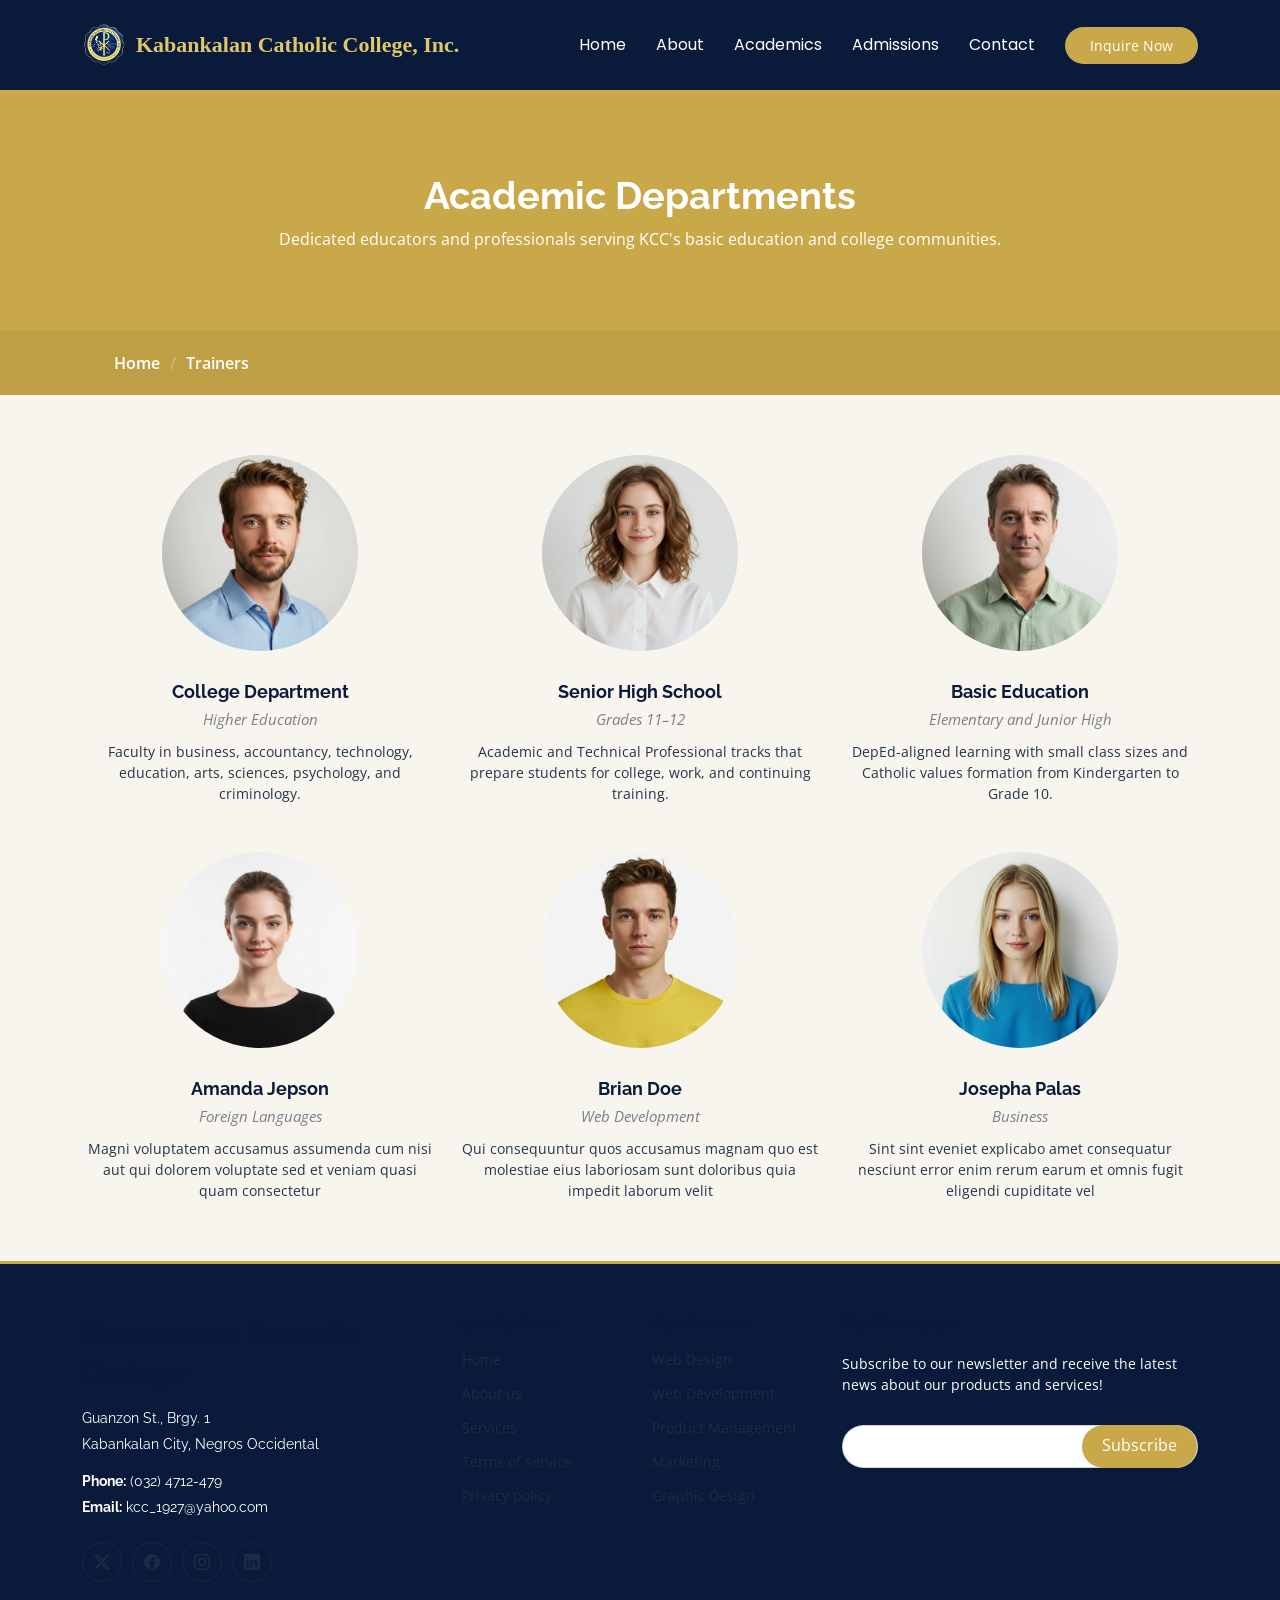
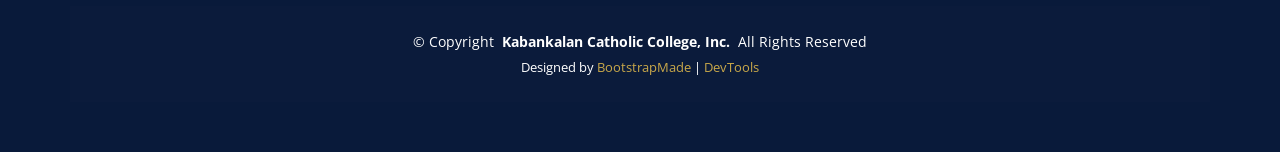
<file: trainers.html>
<!DOCTYPE html>
<html lang="en">

<head>
  <meta charset="utf-8">
  <meta content="width=device-width, initial-scale=1.0" name="viewport">
  <title>Faculty - Kabankalan Catholic College, Inc.</title>
  <meta name="description" content="">
  <meta name="keywords" content="">

  <!-- Favicons -->
  <link href="assets/img/kcc logo.png" rel="icon" type="image/png">
  <link href="assets/img/kcc logo.png" rel="apple-touch-icon" type="image/png">

  <!-- Fonts -->
  <link href="https://fonts.googleapis.com" rel="preconnect">
  <link href="https://fonts.gstatic.com" rel="preconnect" crossorigin>
  <link href="https://fonts.googleapis.com/css2?family=Open+Sans:ital,wght@0,300;0,400;0,500;0,600;0,700;0,800;1,300;1,400;1,500;1,600;1,700;1,800&family=Poppins:ital,wght@0,100;0,200;0,300;0,400;0,500;0,600;0,700;0,800;0,900;1,100;1,200;1,300;1,400;1,500;1,600;1,700;1,800;1,900&family=Raleway:ital,wght@0,100;0,200;0,300;0,400;0,500;0,600;0,700;0,800;0,900;1,100;1,200;1,300;1,400;1,500;1,600;1,700;1,800;1,900&display=swap" rel="stylesheet">

  <!-- Vendor CSS Files -->
  <link href="assets/vendor/bootstrap/css/bootstrap.min.css" rel="stylesheet">
  <link href="assets/vendor/bootstrap-icons/bootstrap-icons.css" rel="stylesheet">
  <link href="assets/vendor/aos/aos.css" rel="stylesheet">
  <link href="assets/vendor/glightbox/css/glightbox.min.css" rel="stylesheet">
  <link href="assets/vendor/swiper/swiper-bundle.min.css" rel="stylesheet">

  <!-- Main CSS File -->
  <link href="assets/css/main.css" rel="stylesheet">

  <!-- =======================================================
  * Template Name: Mentor
  * Template URL: https://bootstrapmade.com/mentor-free-education-bootstrap-theme/
  * Updated: Jul 07 2025 with Bootstrap v5.3.7
  * Author: BootstrapMade.com
  * License: https://bootstrapmade.com/license/
  ======================================================== -->
</head>

<body class="trainers-page">

  <header id="header" class="header d-flex align-items-center sticky-top">
    <div class="container-fluid container-xl position-relative d-flex align-items-center">

      <a href="index.html" class="logo d-flex align-items-center me-auto">
        <img src="assets/img/kcc logo.png" alt="Kabankalan Catholic College logo">
        <h1 class="sitename">Kabankalan Catholic College, Inc.</h1>
      </a>

      <nav id="navmenu" class="navmenu">
        <ul>
          <li><a href="index.html">Home<br></a></li>
          <li><a href="about.html">About</a></li>
          <li><a href="courses.html">Academics</a></li>
          <li><a href="pricing.html">Admissions</a></li>
          <li><a href="contact.html">Contact</a></li>
        </ul>
        <i class="mobile-nav-toggle d-xl-none bi bi-list"></i>
      </nav>

      <a class="btn-getstarted" href="pricing.html">Inquire Now</a>

    </div>
  </header>

  <main class="main">

    <!-- Page Title -->
    <div class="page-title" data-aos="fade">
      <div class="heading">
        <div class="container">
          <div class="row d-flex justify-content-center text-center">
            <div class="col-lg-8">
              <h1>Academic Departments</h1>
              <p class="mb-0">Dedicated educators and professionals serving KCC's basic education and college communities.</p>
            </div>
          </div>
        </div>
      </div>
      <nav class="breadcrumbs">
        <div class="container">
          <ol>
            <li><a href="index.html">Home</a></li>
            <li class="current">Trainers</li>
          </ol>
        </div>
      </nav>
    </div><!-- End Page Title -->

    <!-- Trainers Section -->
    <section id="trainers" class="section trainers">

      <div class="container">

        <div class="row gy-5">

          <div class="col-lg-4 col-md-6 member" data-aos="fade-up" data-aos-delay="100">
            <div class="member-img">
              <img src="assets/img/person/person-m-7.webp" class="img-fluid" alt="">
              <div class="social">
                <a href="#"><i class="bi bi-twitter-x"></i></a>
                <a href="#"><i class="bi bi-facebook"></i></a>
                <a href="#"><i class="bi bi-instagram"></i></a>
                <a href="#"><i class="bi bi-linkedin"></i></a>
              </div>
            </div>
            <div class="member-info text-center">
              <h4>College Department</h4>
              <span>Higher Education</span>
              <p>Faculty in business, accountancy, technology, education, arts, sciences, psychology, and criminology.</p>
            </div>
          </div><!-- End Team Member -->

          <div class="col-lg-4 col-md-6 member" data-aos="fade-up" data-aos-delay="200">
            <div class="member-img">
              <img src="assets/img/person/person-f-8.webp" class="img-fluid" alt="">
              <div class="social">
                <a href="#"><i class="bi bi-twitter-x"></i></a>
                <a href="#"><i class="bi bi-facebook"></i></a>
                <a href="#"><i class="bi bi-instagram"></i></a>
                <a href="#"><i class="bi bi-linkedin"></i></a>
              </div>
            </div>
            <div class="member-info text-center">
              <h4>Senior High School</h4>
              <span>Grades 11–12</span>
              <p>Academic and Technical Professional tracks that prepare students for college, work, and continuing training.</p>
            </div>
          </div><!-- End Team Member -->

          <div class="col-lg-4 col-md-6 member" data-aos="fade-up" data-aos-delay="300">
            <div class="member-img">
              <img src="assets/img/person/person-m-6.webp" class="img-fluid" alt="">
              <div class="social">
                <a href="#"><i class="bi bi-twitter-x"></i></a>
                <a href="#"><i class="bi bi-facebook"></i></a>
                <a href="#"><i class="bi bi-instagram"></i></a>
                <a href="#"><i class="bi bi-linkedin"></i></a>
              </div>
            </div>
            <div class="member-info text-center">
              <h4>Basic Education</h4>
              <span>Elementary and Junior High</span>
              <p>DepEd-aligned learning with small class sizes and Catholic values formation from Kindergarten to Grade 10.</p>
            </div>
          </div><!-- End Team Member -->

          <div class="col-lg-4 col-md-6 member" data-aos="fade-up" data-aos-delay="400">
            <div class="member-img">
              <img src="assets/img/person/person-f-4.webp" class="img-fluid" alt="">
              <div class="social">
                <a href="#"><i class="bi bi-twitter-x"></i></a>
                <a href="#"><i class="bi bi-facebook"></i></a>
                <a href="#"><i class="bi bi-instagram"></i></a>
                <a href="#"><i class="bi bi-linkedin"></i></a>
              </div>
            </div>
            <div class="member-info text-center">
              <h4>Amanda Jepson</h4>
              <span>Foreign Languages</span>
              <p>Magni voluptatem accusamus assumenda cum nisi aut qui dolorem voluptate sed et veniam quasi quam consectetur</p>
            </div>
          </div><!-- End Team Member -->

          <div class="col-lg-4 col-md-6 member" data-aos="fade-up" data-aos-delay="500">
            <div class="member-img">
              <img src="assets/img/person/person-m-12.webp" class="img-fluid" alt="">
              <div class="social">
                <a href="#"><i class="bi bi-twitter-x"></i></a>
                <a href="#"><i class="bi bi-facebook"></i></a>
                <a href="#"><i class="bi bi-instagram"></i></a>
                <a href="#"><i class="bi bi-linkedin"></i></a>
              </div>
            </div>
            <div class="member-info text-center">
              <h4>Brian Doe</h4>
              <span>Web Development<br></span>
              <p>Qui consequuntur quos accusamus magnam quo est molestiae eius laboriosam sunt doloribus quia impedit laborum velit</p>
            </div>
          </div><!-- End Team Member -->

          <div class="col-lg-4 col-md-6 member" data-aos="fade-up" data-aos-delay="600">
            <div class="member-img">
              <img src="assets/img/person/person-f-9.webp" class="img-fluid" alt="">
              <div class="social">
                <a href="#"><i class="bi bi-twitter-x"></i></a>
                <a href="#"><i class="bi bi-facebook"></i></a>
                <a href="#"><i class="bi bi-instagram"></i></a>
                <a href="#"><i class="bi bi-linkedin"></i></a>
              </div>
            </div>
            <div class="member-info text-center">
              <h4>Josepha Palas</h4>
              <span>Business</span>
              <p>Sint sint eveniet explicabo amet consequatur nesciunt error enim rerum earum et omnis fugit eligendi cupiditate vel</p>
            </div>
          </div><!-- End Team Member -->

        </div>

      </div>

    </section><!-- /Trainers Section -->

  </main>

  <footer id="footer" class="footer position-relative light-background">

    <div class="container footer-top">
      <div class="row gy-4">
        <div class="col-lg-4 col-md-6 footer-about">
          <a href="index.html" class="logo d-flex align-items-center">
            <span class="sitename">Kabankalan Catholic College</span>
          </a>
          <div class="footer-contact pt-3">
            <p>Guanzon St., Brgy. 1</p>
            <p>Kabankalan City, Negros Occidental</p>
            <p class="mt-3"><strong>Phone:</strong> <span>(032) 4712-479</span></p>
            <p><strong>Email:</strong> <span>kcc_1927@yahoo.com</span></p>
          </div>
          <div class="social-links d-flex mt-4">
            <a href=""><i class="bi bi-twitter-x"></i></a>
            <a href=""><i class="bi bi-facebook"></i></a>
            <a href=""><i class="bi bi-instagram"></i></a>
            <a href=""><i class="bi bi-linkedin"></i></a>
          </div>
        </div>

        <div class="col-lg-2 col-md-3 footer-links">
          <h4>Useful Links</h4>
          <ul>
            <li><a href="#">Home</a></li>
            <li><a href="#">About us</a></li>
            <li><a href="#">Services</a></li>
            <li><a href="#">Terms of service</a></li>
            <li><a href="#">Privacy policy</a></li>
          </ul>
        </div>

        <div class="col-lg-2 col-md-3 footer-links">
          <h4>Our Services</h4>
          <ul>
            <li><a href="#">Web Design</a></li>
            <li><a href="#">Web Development</a></li>
            <li><a href="#">Product Management</a></li>
            <li><a href="#">Marketing</a></li>
            <li><a href="#">Graphic Design</a></li>
          </ul>
        </div>

        <div class="col-lg-4 col-md-12 footer-newsletter">
          <h4>Our Newsletter</h4>
          <p>Subscribe to our newsletter and receive the latest news about our products and services!</p>
          <form action="#" method="post" class="email-form">
            <div class="newsletter-form"><input type="email" name="email"><input type="submit" value="Subscribe"></div>
            <div class="loading">Loading</div>
            <div class="error-message"></div>
            <div class="sent-message">Your subscription request has been sent. Thank you!</div>
          </form>
        </div>

      </div>
    </div>

    <div class="container copyright text-center mt-4">
      <p>© <span>Copyright</span> <strong class="px-1 sitename">Kabankalan Catholic College, Inc.</strong> <span>All Rights Reserved</span></p>
      <div class="credits">
        <!-- All the links in the footer should remain intact. -->
        <!-- You can delete the links only if you've purchased the pro version. -->
        <!-- Licensing information: https://bootstrapmade.com/license/ -->
        Designed by <a href="https://bootstrapmade.com/">BootstrapMade</a> | <a href="https://bootstrapmade.com/tools/">DevTools</a>
      </div>
    </div>

  </footer>

  <!-- Scroll Top -->
  <a href="#" id="scroll-top" class="scroll-top d-flex align-items-center justify-content-center"><i class="bi bi-arrow-up-short"></i></a>

  <!-- Preloader -->
  <div id="preloader"></div>

  <!-- Vendor JS Files -->
  <script src="assets/vendor/bootstrap/js/bootstrap.bundle.min.js"></script>
  <script src="assets/vendor/aos/aos.js"></script>
  <script src="assets/vendor/glightbox/js/glightbox.min.js"></script>
  <script src="assets/vendor/purecounter/purecounter_vanilla.js"></script>
  <script src="assets/vendor/swiper/swiper-bundle.min.js"></script>

  <!-- Main JS File -->
  <script src="assets/js/main.js"></script>

</body>

</html>
</file>
<file: assets/css/main.css>
/**
* Template Name: Mentor
* Template URL: https://bootstrapmade.com/mentor-free-education-bootstrap-theme/
* Updated: Jul 07 2025 with Bootstrap v5.3.7
* Author: BootstrapMade.com
* License: https://bootstrapmade.com/license/
*/

/*--------------------------------------------------------------
# Font & Color Variables
# Help: https://bootstrapmade.com/color-system/
--------------------------------------------------------------*/
/* Fonts */
:root {
  --default-font: "Open Sans",  system-ui, -apple-system, "Segoe UI", Roboto, "Helvetica Neue", Arial, "Noto Sans", "Liberation Sans", sans-serif, "Apple Color Emoji", "Segoe UI Emoji", "Segoe UI Symbol", "Noto Color Emoji";
  --heading-font: "Raleway",  sans-serif;
  --nav-font: "Poppins",  sans-serif;
}

/* Global Colors - The following color variables are used throughout the website. Updating them here will change the color scheme of the entire website */
:root {
  --background-color: #f7f5ed;
  --default-color: #26344a;
  --heading-color: #091a3a;
  --accent-color: #c9a84a;
  --surface-color: #ffffff;
  --contrast-color: #ffffff;
}

/* Nav Menu Colors - The following color variables are used specifically for the navigation menu. They are separate from the global colors to allow for more customization options */
:root {
  --nav-color: #ffffff;
  --nav-hover-color: #dfc66a;
  --nav-mobile-background-color: #091a3a;
}

/* Color Presets - These classes override global colors when applied to any section or element, providing reuse of the sam color scheme. */

.light-background {
  --background-color: #f1eee3;
  --surface-color: #ffffff;
}

.dark-background {
  --background-color: #091a3a;
  --default-color: #ffffff;
  --heading-color: #ffffff;
  --surface-color: #12284f;
  --contrast-color: #ffffff;
}

/* Smooth scroll */
:root {
  scroll-behavior: smooth;
}

/*--------------------------------------------------------------
# General Styling & Shared Classes
--------------------------------------------------------------*/
body {
  color: var(--default-color);
  background-color: var(--background-color);
  font-family: var(--default-font);
}

a {
  color: var(--accent-color);
  text-decoration: none;
  transition: 0.3s;
}

a:hover {
  color: color-mix(in srgb, var(--accent-color), transparent 25%);
  text-decoration: none;
}

h1,
h2,
h3,
h4,
h5,
h6 {
  color: var(--heading-color);
  font-family: var(--heading-font);
}

/* Email Form Messages
------------------------------*/
.email-form .error-message {
  display: none;
  background: #df1529;
  color: #ffffff;
  text-align: left;
  padding: 15px;
  margin-bottom: 24px;
  font-weight: 600;
}

.email-form .sent-message {
  display: none;
  color: #ffffff;
  background: #059652;
  text-align: center;
  padding: 15px;
  margin-bottom: 24px;
  font-weight: 600;
}

.email-form .loading {
  display: none;
  background: var(--surface-color);
  text-align: center;
  padding: 15px;
  margin-bottom: 24px;
}

.email-form .loading:before {
  content: "";
  display: inline-block;
  border-radius: 50%;
  width: 24px;
  height: 24px;
  margin: 0 10px -6px 0;
  border: 3px solid var(--accent-color);
  border-top-color: var(--surface-color);
  animation: email-form-loading 1s linear infinite;
}

@keyframes email-form-loading {
  0% {
    transform: rotate(0deg);
  }

  100% {
    transform: rotate(360deg);
  }
}

/* Pulsating Play Button
------------------------------*/
.pulsating-play-btn {
  width: 94px;
  height: 94px;
  background: radial-gradient(var(--accent-color) 50%, color-mix(in srgb, var(--accent-color), transparent 75%) 52%);
  border-radius: 50%;
  display: block;
  position: relative;
  overflow: hidden;
}

.pulsating-play-btn:before {
  content: "";
  position: absolute;
  width: 120px;
  height: 120px;
  animation-delay: 0s;
  animation: pulsate-play-btn 2s;
  animation-direction: forwards;
  animation-iteration-count: infinite;
  animation-timing-function: steps;
  opacity: 1;
  border-radius: 50%;
  border: 5px solid color-mix(in srgb, var(--accent-color), transparent 30%);
  top: -15%;
  left: -15%;
  background: rgba(198, 16, 0, 0);
}

.pulsating-play-btn:after {
  content: "";
  position: absolute;
  left: 50%;
  top: 50%;
  transform: translateX(-40%) translateY(-50%);
  width: 0;
  height: 0;
  border-top: 10px solid transparent;
  border-bottom: 10px solid transparent;
  border-left: 15px solid #fff;
  z-index: 100;
  transition: all 400ms cubic-bezier(0.55, 0.055, 0.675, 0.19);
}

.pulsating-play-btn:hover:before {
  content: "";
  position: absolute;
  left: 50%;
  top: 50%;
  transform: translateX(-40%) translateY(-50%);
  width: 0;
  height: 0;
  border: none;
  border-top: 10px solid transparent;
  border-bottom: 10px solid transparent;
  border-left: 15px solid #fff;
  z-index: 200;
  animation: none;
  border-radius: 0;
}

.pulsating-play-btn:hover:after {
  border-left: 15px solid var(--accent-color);
  transform: scale(20);
}

@keyframes pulsate-play-btn {
  0% {
    transform: scale(0.6, 0.6);
    opacity: 1;
  }

  100% {
    transform: scale(1, 1);
    opacity: 0;
  }
}

/*--------------------------------------------------------------
# Global Header
--------------------------------------------------------------*/
.header {
  color: #ffffff;
  background-color: #091a3a;
  border-bottom: 2px solid #c9a84a;
  padding: 15px 0;
  transition: all 0.5s;
  z-index: 997;
}

.header .logo {
  line-height: 1;
}

.header .logo img {
  width: 44px;
  height: 44px;
  object-fit: contain;
  margin-right: 10px;
}

.header .logo h1 {
  font-family: Georgia, "Times New Roman", serif;
  font-weight: 700;
  font-size: 22px;
  line-height: 1.05;
  margin: 0;
  letter-spacing: 0;
  text-transform: none;
  color: #dfc66a;
}

.header .btn-getstarted,
.header .btn-getstarted:focus {
  color: var(--contrast-color);
  background: var(--accent-color);
  font-size: 14px;
  padding: 8px 25px;
  margin: 0 0 0 30px;
  border-radius: 50px;
  transition: 0.3s;
}

.header .btn-getstarted:hover,
.header .btn-getstarted:focus:hover {
  color: var(--contrast-color);
  background: color-mix(in srgb, var(--accent-color), transparent 15%);
}

@media (max-width: 1200px) {
  .header .logo {
    order: 1;
  }

  .header .logo img {
    width: 36px;
    height: 36px;
  }

  .header .logo h1 {
    max-width: 210px;
    font-size: 16px;
  }

  .header .btn-getstarted {
    order: 2;
    margin: 0 15px 0 0;
    padding: 6px 15px;
  }

  .header .navmenu {
    order: 3;
  }
}

.scrolled .header {
  box-shadow: 0px 0 18px rgba(0, 0, 0, 0.1);
}

/*--------------------------------------------------------------
# Navigation Menu
--------------------------------------------------------------*/
/* Navmenu - Desktop */
@media (min-width: 1200px) {
  .navmenu {
    padding: 0;
  }

  .navmenu ul {
    margin: 0;
    padding: 0;
    display: flex;
    list-style: none;
    align-items: center;
  }

  .navmenu li {
    position: relative;
  }

  .navmenu a,
  .navmenu a:focus {
    color: var(--nav-color);
    padding: 18px 15px;
    font-size: 16px;
    font-family: var(--nav-font);
    font-weight: 400;
    display: flex;
    align-items: center;
    justify-content: space-between;
    white-space: nowrap;
    transition: 0.3s;
  }

  .navmenu a i,
  .navmenu a:focus i {
    font-size: 12px;
    line-height: 0;
    margin-left: 5px;
    transition: 0.3s;
  }

  .navmenu li:last-child a {
    padding-right: 0;
  }

  .navmenu li:hover>a,
  .navmenu .active,
  .navmenu .active:focus {
    color: var(--nav-hover-color);
  }

}

/* Navmenu - Mobile */
@media (max-width: 1199px) {
  .mobile-nav-toggle {
    color: var(--nav-color);
    font-size: 28px;
    line-height: 0;
    margin-right: 10px;
    cursor: pointer;
    transition: color 0.3s;
  }

  .navmenu {
    padding: 0;
    z-index: 9997;
  }

  .navmenu ul {
    display: none;
    list-style: none;
    position: absolute;
    inset: 60px 20px 20px 20px;
    padding: 10px 0;
    margin: 0;
    border-radius: 6px;
    background-color: var(--nav-mobile-background-color);
    border: 1px solid color-mix(in srgb, var(--default-color), transparent 90%);
    box-shadow: none;
    overflow-y: auto;
    transition: 0.3s;
    z-index: 9998;
  }

  .navmenu a,
  .navmenu a:focus {
    color: var(--nav-color);
    padding: 10px 20px;
    font-family: var(--nav-font);
    font-size: 17px;
    font-weight: 500;
    display: flex;
    align-items: center;
    justify-content: space-between;
    white-space: nowrap;
    transition: 0.3s;
  }

  .navmenu a i,
  .navmenu a:focus i {
    font-size: 12px;
    line-height: 0;
    margin-left: 5px;
    width: 30px;
    height: 30px;
    display: flex;
    align-items: center;
    justify-content: center;
    border-radius: 50%;
    transition: 0.3s;
    background-color: color-mix(in srgb, var(--accent-color), transparent 90%);
  }

  .navmenu a i:hover,
  .navmenu a:focus i:hover {
    background-color: var(--accent-color);
    color: var(--contrast-color);
  }

  .navmenu a:hover,
  .navmenu .active,
  .navmenu .active:focus {
    color: var(--nav-hover-color);
  }

  .navmenu .active i,
  .navmenu .active:focus i {
    background-color: var(--accent-color);
    color: var(--contrast-color);
    transform: rotate(180deg);
  }


  .mobile-nav-active {
    overflow: hidden;
  }

  .mobile-nav-active .mobile-nav-toggle {
    color: #fff;
    position: absolute;
    font-size: 32px;
    top: 15px;
    right: 15px;
    margin-right: 0;
    z-index: 9999;
  }

  .mobile-nav-active .navmenu {
    position: fixed;
    overflow: hidden;
    inset: 0;
    background: rgba(33, 37, 41, 0.8);
    transition: 0.3s;
  }

  .mobile-nav-active .navmenu>ul {
    display: block;
  }
}

/*--------------------------------------------------------------
# Global Footer
--------------------------------------------------------------*/
.footer {
  color: #ffffff;
  background-color: #091a3a;
  border-top: 3px solid #c9a84a;
  font-size: 14px;
  padding-bottom: 50px;
  position: relative;
}

.footer .footer-top {
  padding-top: 50px;
}

.footer .footer-about .logo {
  margin-bottom: 0;
}

.footer .footer-about .logo img {
  max-height: 40px;
  margin-right: 6px;
}

.footer .footer-about .logo span {
  font-size: 26px;
  font-weight: 700;
  letter-spacing: 1px;
  font-family: var(--heading-font);
  color: var(--heading-color);
}

.footer .footer-about p {
  font-size: 14px;
  font-family: var(--heading-font);
}

.footer .social-links a {
  display: flex;
  align-items: center;
  justify-content: center;
  width: 40px;
  height: 40px;
  border-radius: 50%;
  border: 1px solid color-mix(in srgb, var(--default-color), transparent 50%);
  font-size: 16px;
  color: color-mix(in srgb, var(--default-color), transparent 30%);
  margin-right: 10px;
  transition: 0.3s;
}

.footer .social-links a:hover {
  color: var(--accent-color);
  border-color: var(--accent-color);
}

.footer h4 {
  font-size: 16px;
  font-weight: bold;
  position: relative;
  padding-bottom: 12px;
}

.footer .footer-links {
  margin-bottom: 30px;
}

.footer .footer-links ul {
  list-style: none;
  padding: 0;
  margin: 0;
}

.footer .footer-links ul i {
  padding-right: 2px;
  font-size: 12px;
  line-height: 0;
}

.footer .footer-links ul li {
  padding: 10px 0;
  display: flex;
  align-items: center;
}

.footer .footer-links ul li:first-child {
  padding-top: 0;
}

.footer .footer-links ul a {
  color: color-mix(in srgb, var(--default-color), transparent 30%);
  display: inline-block;
  line-height: 1;
}

.footer .footer-links ul a:hover {
  color: var(--accent-color);
}

.footer .footer-contact p {
  margin-bottom: 5px;
}

.footer .footer-newsletter .newsletter-form {
  margin-top: 30px;
  margin-bottom: 15px;
  padding: 6px 8px;
  position: relative;
  border-radius: 50px;
  border: 1px solid color-mix(in srgb, var(--default-color), transparent 80%);
  display: flex;
  background-color: var(--surface-color);
  transition: 0.3s;
}

.footer .footer-newsletter .newsletter-form:focus-within {
  border-color: var(--accent-color);
}

.footer .footer-newsletter .newsletter-form input[type=email] {
  border: 0;
  padding: 4px 8px;
  width: 100%;
  background-color: var(--surface-color);
  color: var(--default-color);
}

.footer .footer-newsletter .newsletter-form input[type=email]:focus-visible {
  outline: none;
}

.footer .footer-newsletter .newsletter-form input[type=submit] {
  border: 0;
  font-size: 16px;
  padding: 0 20px 2px 20px;
  margin: -7px -8px -7px 0;
  background: var(--accent-color);
  color: var(--contrast-color);
  transition: 0.3s;
  border-radius: 50px;
}

.footer .footer-newsletter .newsletter-form input[type=submit]:hover {
  background: color-mix(in srgb, var(--accent-color), transparent 20%);
}

.footer .copyright {
  padding-top: 25px;
  padding-bottom: 25px;
  background-color: color-mix(in srgb, var(--default-color), transparent 95%);
}

.footer .copyright p {
  margin-bottom: 0;
}

.footer .credits {
  margin-top: 6px;
  font-size: 13px;
}

/*--------------------------------------------------------------
# Preloader
--------------------------------------------------------------*/
#preloader {
  position: fixed;
  inset: 0;
  z-index: 999999;
  overflow: hidden;
  background: var(--background-color);
  transition: all 0.6s ease-out;
}

#preloader:before {
  content: "";
  position: fixed;
  top: calc(50% - 30px);
  left: calc(50% - 30px);
  border: 6px solid #ffffff;
  border-color: var(--accent-color) transparent var(--accent-color) transparent;
  border-radius: 50%;
  width: 60px;
  height: 60px;
  animation: animate-preloader 1.5s linear infinite;
}

@keyframes animate-preloader {
  0% {
    transform: rotate(0deg);
  }

  100% {
    transform: rotate(360deg);
  }
}

/*--------------------------------------------------------------
# Scroll Top Button
--------------------------------------------------------------*/
.scroll-top {
  position: fixed;
  visibility: hidden;
  opacity: 0;
  right: 15px;
  bottom: -15px;
  z-index: 99999;
  background-color: var(--accent-color);
  width: 44px;
  height: 44px;
  border-radius: 50px;
  transition: all 0.4s;
}

.scroll-top i {
  font-size: 24px;
  color: var(--contrast-color);
  line-height: 0;
}

.scroll-top:hover {
  background-color: color-mix(in srgb, var(--accent-color), transparent 20%);
  color: var(--contrast-color);
}

.scroll-top.active {
  visibility: visible;
  opacity: 1;
  bottom: 15px;
}

/*--------------------------------------------------------------
# Disable aos animation delay on mobile devices
--------------------------------------------------------------*/
@media screen and (max-width: 768px) {
  [data-aos-delay] {
    transition-delay: 0 !important;
  }
}

/*--------------------------------------------------------------
# Global Page Titles & Breadcrumbs
--------------------------------------------------------------*/
.page-title {
  --default-color: var(--contrast-color);
  --background-color: var(--accent-color);
  --heading-color: var(--contrast-color);
  color: var(--default-color);
  background-color: var(--background-color);
  position: relative;
}

.page-title .heading {
  padding: 80px 0;
  border-top: 1px solid color-mix(in srgb, var(--default-color), transparent 90%);
}

.page-title .heading h1 {
  font-size: 38px;
  font-weight: 700;
}

.page-title nav {
  background-color: color-mix(in srgb, var(--accent-color) 90%, black 5%);
  padding: 20px 0;
}

.page-title nav a {
  color: var(--default-color);
}

.page-title nav ol {
  display: flex;
  flex-wrap: wrap;
  list-style: none;
  margin: 0;
  font-size: 16px;
  font-weight: 600;
}

.page-title nav ol li+li {
  padding-left: 10px;
}

.page-title nav ol li+li::before {
  content: "/";
  display: inline-block;
  padding-right: 10px;
  color: color-mix(in srgb, var(--default-color), transparent 70%);
}

/*--------------------------------------------------------------
# Global Sections
--------------------------------------------------------------*/
section,
.section {
  color: var(--default-color);
  background-color: var(--background-color);
  padding: 60px 0;
  scroll-margin-top: 900px;
  overflow: clip;
}

@media (max-width: 1199px) {

  section,
  .section {
    scroll-margin-top: 66px;
  }
}

/*--------------------------------------------------------------
# Global Section Titles
--------------------------------------------------------------*/
.section-title {
  padding-bottom: 60px;
  position: relative;
}

.section-title h2 {
  font-size: 14px;
  font-weight: 500;
  padding: 0;
  line-height: 1px;
  margin: 0;
  letter-spacing: 1.5px;
  text-transform: uppercase;
  color: color-mix(in srgb, var(--default-color), transparent 50%);
  position: relative;
}

.section-title h2::after {
  content: "";
  width: 120px;
  height: 1px;
  display: inline-block;
  background: var(--accent-color);
  margin: 4px 10px;
}

.section-title p {
  color: var(--heading-color);
  margin: 0;
  font-size: 36px;
  font-weight: 700;
  font-family: var(--nav-font);
  text-transform: uppercase;
}

/*--------------------------------------------------------------
# Hero Section
--------------------------------------------------------------*/
.hero {
  width: 100%;
  min-height: 80vh;
  position: relative;
  padding: 80px 0;
  display: flex;
  align-items: center;
  justify-content: center;
  color: var(--default-color);
}

.hero img {
  position: absolute;
  inset: 0;
  display: block;
  width: 100%;
  height: 100%;
  object-fit: cover;
  z-index: 1;
}

.hero:before {
  content: "";
  background: linear-gradient(90deg, rgba(9, 26, 58, 0.94), rgba(9, 26, 58, 0.62));
  position: absolute;
  inset: 0;
  z-index: 2;
}

.hero .container {
  position: relative;
  z-index: 3;
}

.hero h2 {
  margin: 0;
  font-family: Georgia, "Times New Roman", serif;
  color: #ffffff;
  font-size: 52px;
  font-weight: 700;
}

.hero p {
  color: color-mix(in srgb, var(--default-color), transparent 20%);
  margin: 10px 0 0 0;
  font-size: 24px;
}

.hero .btn-get-started {
  font-weight: 500;
  font-size: 15px;
  letter-spacing: 1px;
  display: inline-block;
  padding: 8px 35px 10px 35px;
  border-radius: 50px;
  transition: 0.4s;
  margin-top: 30px;
  border: 2px solid var(--default-color);
  color: var(--default-color);
}

.hero .btn-get-started:hover {
  background: var(--accent-color);
  border: 2px solid var(--accent-color);
}

@media (max-width: 768px) {
  .hero h2 {
    font-size: 32px;
  }

  .hero p {
    font-size: 18px;
  }

  .index-page #about .legacy-logo {
    width: 140px;
  }

  .index-page #about .legacy-content h3 {
    margin-top: 8px;
    font-size: 1.75rem;
  }
}

/*--------------------------------------------------------------
# About Section
--------------------------------------------------------------*/
.index-page #about .legacy-layout {
  width: 100%;
  max-width: 1180px;
  margin-inline: auto;
}

.index-page #about .legacy-logo-column {
  display: flex;
  justify-content: center;
}

.index-page #about .legacy-logo {
  width: 320px;
  max-width: 100%;
  height: auto;
  object-fit: contain;
}

.index-page #about .legacy-content h3 {
  margin: 0 0 16px;
  font-size: 2.25rem;
  line-height: 1.15;
}

.about .content h3 {
  font-size: 2rem;
  font-weight: 700;
}

.about .content ul {
  list-style: none;
  padding: 0;
}

.about .content ul li {
  padding-bottom: 10px;
}

.about .content ul i {
  font-size: 1.25rem;
  margin-right: 4px;
  color: var(--accent-color);
}

.about .content p:last-child {
  margin-bottom: 0;
}

.about .content .read-more {
  background: var(--accent-color);
  color: var(--contrast-color);
  font-family: var(--heading-font);
  font-weight: 500;
  font-size: 15px;
  letter-spacing: 1px;
  padding: 10px 24px 12px 24px;
  border-radius: 50px;
  transition: 0.3s;
  display: inline-flex;
  align-items: center;
  justify-content: center;
}

.about .content .read-more i {
  font-size: 18px;
  margin-left: 5px;
  line-height: 0;
  transition: 0.3s;
}

.about .content .read-more:hover {
  background: color-mix(in srgb, var(--accent-color), transparent 20%);
  padding-right: 19px;
}

.about .content .read-more:hover i {
  margin-left: 10px;
}

/*--------------------------------------------------------------
# Counts Section
--------------------------------------------------------------*/
.counts {
  padding: 25px 0;
}

.counts .stats-item {
  padding: 30px;
  width: 100%;
}

.counts .stats-item span {
  font-size: 48px;
  display: block;
  color: var(--accent-color);
  font-weight: 700;
}

.counts .stats-item p {
  color: color-mix(in srgb, var(--default-color), transparent 40%);
  padding: 0;
  margin: 0;
  font-family: var(--heading-font);
  font-size: 15px;
  font-weight: 600;
}

/*--------------------------------------------------------------
# Why Us Section
--------------------------------------------------------------*/
.why-us .why-box {
  color: var(--contrast-color);
  background: var(--accent-color);
  padding: 30px;
}

.why-us .why-box h3 {
  color: var(--contrast-color);
  font-weight: 700;
  font-size: 34px;
  margin-bottom: 30px;
}

.why-us .why-box p {
  margin-bottom: 30px;
}

.why-us .why-box .more-btn {
  display: inline-block;
  background: color-mix(in srgb, var(--contrast-color), transparent 85%);
  padding: 8px 40px 10px 40px;
  color: var(--contrast-color);
  transition: all ease-in-out 0.4s;
  border-radius: 50px;
}

.why-us .why-box .more-btn i {
  font-size: 14px;
}

.why-us .why-box .more-btn:hover {
  color: var(--accent-color);
  background: var(--surface-color);
}

.why-us .icon-box {
  background-color: var(--surface-color);
  text-align: center;
  padding: 40px 30px;
  width: 100%;
  height: 100%;
  border: 1px solid color-mix(in srgb, var(--default-color), transparent 90%);
}

.why-us .icon-box i {
  color: var(--accent-color);
  font-size: 32px;
  margin-bottom: 30px;
  background: color-mix(in srgb, var(--accent-color), transparent 95%);
  border-radius: 50px;
  display: flex;
  align-items: center;
  justify-content: center;
  width: 72px;
  height: 72px;
  transition: 0.3s;
}

.why-us .icon-box h4 {
  font-size: 20px;
  font-weight: 700;
  margin: 0 0 30px 0;
}

.why-us .icon-box p {
  font-size: 15px;
  color: color-mix(in srgb, var(--default-color), transparent 30%);
}

.why-us .icon-box:hover i {
  color: var(--contrast-color);
  background: var(--accent-color);
}

/*--------------------------------------------------------------
# Features Section
--------------------------------------------------------------*/
.features {
  padding: 10px 0;
}

.features .features-item {
  background-color: var(--surface-color);
  display: flex;
  align-items: center;
  padding: 20px;
  transition: 0.3s;
  border: 1px solid color-mix(in srgb, var(--default-color), transparent 90%);
  position: relative;
}

.features .features-item i {
  font-size: 32px;
  padding-right: 10px;
  line-height: 0;
}

.features .features-item h3 {
  font-weight: 700;
  margin: 0;
  padding: 0;
  line-height: 1;
  font-size: 16px;
}

.features .features-item h3 a {
  color: var(--heading-color);
  transition: 0.3s;
}

.features .features-item:hover {
  border-color: var(--accent-color);
}

.features .features-item:hover h3 a {
  color: var(--accent-color);
}

/*--------------------------------------------------------------
# Courses Section
--------------------------------------------------------------*/
.courses .course-item {
  position: relative;
  background-color: var(--surface-color);
  border: 1px solid color-mix(in srgb, var(--default-color), transparent 90%);
  border-radius: 5px;
}

.courses .academic-card-background {
  height: 180px;
  display: flex;
  align-items: center;
  justify-content: center;
  border-bottom: 3px solid #c9a84a;
  background: linear-gradient(135deg, #091a3a 0%, #12284f 58%, #1f3f73 100%);
  color: #dfc66a;
  overflow: hidden;
}

.courses .academic-card-background i {
  font-size: 74px;
  line-height: 1;
  filter: drop-shadow(0 8px 12px rgba(0, 0, 0, 0.28));
}

.courses .academic-ceas,
.courses .academic-criminology {
  background: linear-gradient(135deg, #091a3a 0%, #183a69 100%);
}

.courses .academic-stem,
.courses .academic-ict {
  background: linear-gradient(135deg, #12284f 0%, #25568d 100%);
}

.courses .academic-abm,
.courses .academic-humss,
.courses .academic-gas {
  background: linear-gradient(135deg, #091a3a 0%, #23385a 70%, #4b5d78 100%);
}

.courses .academic-k10 {
  background: linear-gradient(135deg, #091a3a 0%, #173f5f 100%);
}

.courses .course-content {
  padding: 15px;
}

.courses .course-content h3 {
  font-weight: 700;
  font-size: 20px;
}

.courses .course-content h3 a {
  color: var(--heading-color);
  transition: 0.3s;
}

.courses .course-content h3 a:hover {
  color: var(--accent-color);
}

.courses .course-content .category {
  background: var(--accent-color);
  color: var(--contrast-color);
  font-size: 14px;
  padding: 6px 14px;
  margin: 0;
  border-radius: 5px;
}

.courses .course-content .price {
  margin: 0;
  font-weight: 700;
  font-size: 18px;
  color: color-mix(in srgb, var(--default-color), transparent 20%);
}

.courses .course-content .description {
  font-size: 14px;
  color: color-mix(in srgb, var(--default-color), transparent 20%);
}

.courses .trainer {
  padding-top: 15px;
  border-top: 1px solid color-mix(in srgb, var(--default-color), transparent 90%);
}

.courses .trainer .trainer-profile img {
  max-width: 50px;
  border-radius: 50px;
}

.courses .trainer .trainer-profile .trainer-link {
  padding-left: 10px;
  font-weight: 600;
  font-size: 16px;
  color: color-mix(in srgb, var(--default-color), transparent 20%);
  transition: 0.3s;
}

.courses .trainer .trainer-profile .trainer-link:hover {
  color: var(--accent-color);
}

.courses .trainer .trainer-rank {
  font-size: 18px;
  color: color-mix(in srgb, var(--default-color), transparent 60%);
}

.courses .trainer .trainer-rank .user-icon {
  font-size: 22px;
}

/*--------------------------------------------------------------
# Trainers Index Section
--------------------------------------------------------------*/
.trainers-index .member {
  background-color: var(--surface-color);
  border: 1px solid color-mix(in srgb, var(--default-color), transparent 90%);
  text-align: center;
  margin-bottom: 20px;
}

.trainers-index .member img {
  margin: -1px -1px 30px -1px;
}

.trainers-index .member .member-content {
  padding: 0 20px 30px 20px;
}

.trainers-index .member h4 {
  font-weight: 700;
  margin-bottom: 2px;
  font-size: 18px;
}

.trainers-index .member span {
  font-style: italic;
  display: block;
  font-size: 13px;
  color: color-mix(in srgb, var(--default-color), transparent 20%);
}

.trainers-index .member p {
  padding-top: 10px;
  font-size: 14px;
  font-style: italic;
  color: color-mix(in srgb, var(--default-color), transparent 40%);
}

.trainers-index .member .social {
  margin-top: 15px;
}

.trainers-index .member .social a {
  color: color-mix(in srgb, var(--default-color), transparent 60%);
  transition: 0.3s;
}

.trainers-index .member .social a:hover {
  color: var(--accent-color);
}

.trainers-index .member .social i {
  font-size: 18px;
  margin: 0 2px;
}

/*--------------------------------------------------------------
# About Us Section
--------------------------------------------------------------*/
.about-us .content h3 {
  font-size: 2rem;
  font-weight: 700;
}

.about-us .content ul {
  list-style: none;
  padding: 0;
}

.about-us .content ul li {
  padding-bottom: 10px;
}

.about-us .content ul i {
  font-size: 1.25rem;
  margin-right: 4px;
  color: var(--accent-color);
}

.about-us .content p:last-child {
  margin-bottom: 0;
}

/*--------------------------------------------------------------
# Testimonials Section
--------------------------------------------------------------*/
.testimonials .testimonial-wrap {
  padding-left: 50px;
}

.testimonials .testimonials-carousel,
.testimonials .testimonials-slider {
  overflow: hidden;
}

.testimonials .testimonial-item {
  background-color: var(--surface-color);
  border: 1px solid color-mix(in srgb, var(--default-color), transparent 90%);
  box-sizing: content-box;
  padding: 30px 30px 30px 60px;
  margin: 30px 15px;
  min-height: 200px;
  position: relative;
}

.testimonials .testimonial-item .testimonial-img {
  width: 90px;
  border-radius: 10px;
  border: 6px solid var(--background-color);
  position: absolute;
  left: -45px;
}

.testimonials .testimonial-item h3 {
  font-size: 18px;
  font-weight: bold;
  margin: 10px 0 5px 0;
}

.testimonials .testimonial-item h4 {
  color: color-mix(in srgb, var(--default-color), transparent 50%);
  font-size: 14px;
  margin: 0;
}

.testimonials .testimonial-item .stars {
  margin: 10px 0;
}

.testimonials .testimonial-item .stars i {
  color: #ffc107;
  margin: 0 1px;
}

.testimonials .testimonial-item .quote-icon-left,
.testimonials .testimonial-item .quote-icon-right {
  color: color-mix(in srgb, var(--accent-color), transparent 60%);
  font-size: 26px;
  line-height: 0;
}

.testimonials .testimonial-item .quote-icon-left {
  display: inline-block;
  left: -5px;
  position: relative;
}

.testimonials .testimonial-item .quote-icon-right {
  display: inline-block;
  right: -5px;
  position: relative;
  top: 10px;
  transform: scale(-1, -1);
}

.testimonials .testimonial-item p {
  font-style: italic;
  margin: 15px auto 15px auto;
}

.testimonials .swiper-wrapper {
  height: auto;
}

.testimonials .swiper-pagination {
  margin-top: 20px;
  position: relative;
}

.testimonials .swiper-pagination .swiper-pagination-bullet {
  width: 12px;
  height: 12px;
  background-color: var(--background-color);
  opacity: 1;
  border: 1px solid var(--accent-color);
}

.testimonials .swiper-pagination .swiper-pagination-bullet-active {
  background-color: var(--accent-color);
}

@media (max-width: 767px) {
  .testimonials .testimonial-wrap {
    padding-left: 0;
  }

  .testimonials .testimonials-carousel,
  .testimonials .testimonials-slider {
    overflow: hidden;
  }

  .testimonials .testimonial-item {
    padding: 30px;
    margin: 15px;
  }

  .testimonials .testimonial-item .testimonial-img {
    position: static;
    left: auto;
  }
}

/*--------------------------------------------------------------
# Course Details Section
--------------------------------------------------------------*/
.course-details .course-header {
  margin-bottom: 40px;
}

.course-details .course-header .course-image {
  margin-bottom: 20px;
  border-radius: 12px;
  overflow: hidden;
}

.course-details .course-header .course-image img {
  width: 100%;
  height: 400px;
  object-fit: cover;
}

.course-details .course-header .course-meta {
  display: flex;
  justify-content: space-between;
  align-items: center;
  flex-wrap: wrap;
  gap: 20px;
}

@media (max-width: 768px) {
  .course-details .course-header .course-meta {
    flex-direction: column;
    align-items: flex-start;
  }
}

.course-details .course-header .instructor {
  display: flex;
  align-items: center;
  gap: 15px;
}

.course-details .course-header .instructor .instructor-avatar {
  width: 60px;
  height: 60px;
  border-radius: 50%;
  object-fit: cover;
}

.course-details .course-header .instructor .instructor-info h6 {
  margin: 0;
  font-size: 16px;
  font-weight: 600;
  color: var(--heading-color);
}

.course-details .course-header .instructor .instructor-info span {
  font-size: 14px;
  color: color-mix(in srgb, var(--default-color), transparent 30%);
}

.course-details .course-header .course-stats {
  display: flex;
  gap: 25px;
}

@media (max-width: 576px) {
  .course-details .course-header .course-stats {
    flex-wrap: wrap;
    gap: 15px;
  }
}

.course-details .course-header .course-stats .stat-item {
  display: flex;
  align-items: center;
  gap: 8px;
  font-size: 14px;
  color: var(--default-color);
}

.course-details .course-header .course-stats .stat-item i {
  color: var(--accent-color);
}

.course-details .course-content {
  margin-bottom: 50px;
}

.course-details .course-content h2 {
  font-size: 32px;
  margin-bottom: 25px;
  color: var(--heading-color);
}

@media (max-width: 768px) {
  .course-details .course-content h2 {
    font-size: 26px;
  }
}

.course-details .course-content .course-description {
  margin-bottom: 40px;
}

.course-details .course-content .course-description p {
  font-size: 16px;
  line-height: 1.7;
  margin-bottom: 15px;
  color: var(--default-color);
}

.course-details .course-content .what-you-learn {
  background-color: var(--surface-color);
  padding: 30px;
  border-radius: 12px;
  border: 1px solid color-mix(in srgb, var(--default-color), transparent 90%);
}

.course-details .course-content .what-you-learn h3 {
  font-size: 24px;
  margin-bottom: 25px;
  color: var(--heading-color);
}

.course-details .course-content .what-you-learn .learn-list {
  list-style: none;
  padding: 0;
  margin: 0;
}

.course-details .course-content .what-you-learn .learn-list li {
  display: flex;
  align-items: flex-start;
  gap: 12px;
  margin-bottom: 15px;
  font-size: 15px;
  line-height: 1.6;
  color: var(--default-color);
}

.course-details .course-content .what-you-learn .learn-list li i {
  color: var(--accent-color);
  font-size: 18px;
  margin-top: 2px;
  flex-shrink: 0;
}

.course-details .course-curriculum {
  margin-bottom: 50px;
}

.course-details .course-curriculum h3 {
  font-size: 24px;
  margin-bottom: 30px;
  color: var(--heading-color);
}

.course-details .course-curriculum .curriculum-section {
  margin-bottom: 25px;
  border: 1px solid color-mix(in srgb, var(--default-color), transparent 90%);
  border-radius: 8px;
  overflow: hidden;
}

.course-details .course-curriculum .curriculum-section .section-header {
  background-color: var(--surface-color);
  padding: 20px;
  display: flex;
  justify-content: space-between;
  align-items: center;
  border-bottom: 1px solid color-mix(in srgb, var(--default-color), transparent 90%);
}

@media (max-width: 576px) {
  .course-details .course-curriculum .curriculum-section .section-header {
    flex-direction: column;
    align-items: flex-start;
    gap: 10px;
  }
}

.course-details .course-curriculum .curriculum-section .section-header h4 {
  font-size: 18px;
  margin: 0;
  color: var(--heading-color);
}

.course-details .course-curriculum .curriculum-section .section-header .lessons-count {
  font-size: 14px;
  color: color-mix(in srgb, var(--default-color), transparent 30%);
}

.course-details .course-curriculum .curriculum-section .lessons {
  padding: 0;
}

.course-details .course-curriculum .curriculum-section .lessons .lesson-item {
  padding: 15px 20px;
  display: flex;
  justify-content: space-between;
  align-items: center;
  border-bottom: 1px solid color-mix(in srgb, var(--default-color), transparent 95%);
  transition: background-color 0.3s;
}

.course-details .course-curriculum .curriculum-section .lessons .lesson-item:hover {
  background-color: color-mix(in srgb, var(--accent-color), transparent 95%);
}

.course-details .course-curriculum .curriculum-section .lessons .lesson-item:last-child {
  border-bottom: none;
}

.course-details .course-curriculum .curriculum-section .lessons .lesson-item .lesson-info {
  display: flex;
  align-items: center;
  gap: 12px;
}

.course-details .course-curriculum .curriculum-section .lessons .lesson-item .lesson-info i {
  color: var(--accent-color);
  font-size: 18px;
}

.course-details .course-curriculum .curriculum-section .lessons .lesson-item .lesson-info span {
  font-size: 15px;
  color: var(--default-color);
}

.course-details .course-curriculum .curriculum-section .lessons .lesson-item .lesson-duration {
  font-size: 14px;
  color: color-mix(in srgb, var(--default-color), transparent 40%);
  font-weight: 500;
}

.course-details .course-sidebar {
  position: sticky;
  top: 100px;
}

.course-details .course-sidebar .pricing-card {
  background-color: var(--surface-color);
  border: 1px solid color-mix(in srgb, var(--default-color), transparent 90%);
  border-radius: 12px;
  padding: 30px;
  text-align: center;
  margin-bottom: 30px;
  box-shadow: 0 5px 20px color-mix(in srgb, var(--default-color), transparent 90%);
}

.course-details .course-sidebar .pricing-card .price {
  margin-bottom: 10px;
}

.course-details .course-sidebar .pricing-card .price .currency {
  font-size: 24px;
  font-weight: 600;
  color: var(--accent-color);
  vertical-align: top;
}

.course-details .course-sidebar .pricing-card .price .amount {
  font-size: 48px;
  font-weight: 700;
  color: var(--accent-color);
}

.course-details .course-sidebar .pricing-card .price .period {
  font-size: 16px;
  color: color-mix(in srgb, var(--default-color), transparent 40%);
}

.course-details .course-sidebar .pricing-card .original-price {
  font-size: 18px;
  color: color-mix(in srgb, var(--default-color), transparent 50%);
  text-decoration: line-through;
  margin-bottom: 25px;
}

.course-details .course-sidebar .pricing-card .course-features {
  margin-bottom: 30px;
}

.course-details .course-sidebar .pricing-card .course-features .feature {
  display: flex;
  align-items: center;
  gap: 12px;
  margin-bottom: 12px;
  text-align: left;
}

.course-details .course-sidebar .pricing-card .course-features .feature i {
  color: var(--accent-color);
  font-size: 16px;
  width: 16px;
}

.course-details .course-sidebar .pricing-card .course-features .feature span {
  font-size: 14px;
  color: var(--default-color);
}

.course-details .course-sidebar .pricing-card .btn-enroll {
  width: 100%;
  padding: 15px;
  background-color: var(--accent-color);
  color: var(--contrast-color);
  border: none;
  border-radius: 8px;
  font-size: 16px;
  font-weight: 600;
  margin-bottom: 15px;
  transition: all 0.3s;
}

.course-details .course-sidebar .pricing-card .btn-enroll:hover {
  background-color: color-mix(in srgb, var(--accent-color), black 10%);
  transform: translateY(-2px);
}

.course-details .course-sidebar .pricing-card .btn-preview {
  width: 100%;
  padding: 15px;
  background-color: transparent;
  color: var(--accent-color);
  border: 2px solid var(--accent-color);
  border-radius: 8px;
  font-size: 16px;
  font-weight: 600;
  transition: all 0.3s;
}

.course-details .course-sidebar .pricing-card .btn-preview:hover {
  background-color: var(--accent-color);
  color: var(--contrast-color);
}

.course-details .course-sidebar .course-info-card {
  background-color: var(--surface-color);
  border: 1px solid color-mix(in srgb, var(--default-color), transparent 90%);
  border-radius: 12px;
  padding: 25px;
  margin-bottom: 30px;
}

.course-details .course-sidebar .course-info-card h4 {
  font-size: 18px;
  margin-bottom: 20px;
  color: var(--heading-color);
}

.course-details .course-sidebar .course-info-card .info-item {
  display: flex;
  justify-content: space-between;
  margin-bottom: 12px;
  padding-bottom: 12px;
  border-bottom: 1px solid color-mix(in srgb, var(--default-color), transparent 95%);
}

.course-details .course-sidebar .course-info-card .info-item:last-child {
  margin-bottom: 0;
  padding-bottom: 0;
  border-bottom: none;
}

.course-details .course-sidebar .course-info-card .info-item .label {
  font-size: 14px;
  font-weight: 600;
  color: var(--default-color);
}

.course-details .course-sidebar .course-info-card .info-item .value {
  font-size: 14px;
  color: color-mix(in srgb, var(--default-color), transparent 20%);
}

.course-details .course-sidebar .course-tags {
  background-color: var(--surface-color);
  border: 1px solid color-mix(in srgb, var(--default-color), transparent 90%);
  border-radius: 12px;
  padding: 25px;
}

.course-details .course-sidebar .course-tags h4 {
  font-size: 18px;
  margin-bottom: 20px;
  color: var(--heading-color);
}

.course-details .course-sidebar .course-tags .tags-list {
  display: flex;
  flex-wrap: wrap;
  gap: 10px;
}

.course-details .course-sidebar .course-tags .tags-list .tag {
  padding: 6px 12px;
  background-color: color-mix(in srgb, var(--accent-color), transparent 90%);
  color: var(--accent-color);
  border-radius: 20px;
  font-size: 12px;
  font-weight: 500;
  transition: all 0.3s;
}

.course-details .course-sidebar .course-tags .tags-list .tag:hover {
  background-color: var(--accent-color);
  color: var(--contrast-color);
}

@media (max-width: 768px) {
  .course-details .course-sidebar {
    position: static;
    margin-top: 40px;
  }
}

/*--------------------------------------------------------------
# Tabs Section
--------------------------------------------------------------*/
.tabs {
  padding-top: 30;
}

.tabs .nav-tabs {
  border: 0;
}

.tabs .nav-link {
  background-color: var(--background-color);
  border: 0;
  padding: 12px 15px;
  transition: 0.3s;
  color: var(--default-color);
  border-radius: 0;
  border-right: 2px solid color-mix(in srgb, var(--default-color), transparent 90%);
  font-weight: 600;
  font-size: 15px;
}

.tabs .nav-link:hover {
  color: var(--accent-color);
}

.tabs .nav-link.active {
  background-color: var(--surface-color);
  color: var(--accent-color);
  border-color: var(--accent-color);
}

.tabs .tab-pane.active {
  animation: fadeIn 0.5s ease-out;
}

.tabs .details h3 {
  font-size: 26px;
  font-weight: 600;
  margin-bottom: 20px;
}

.tabs .details p {
  color: color-mix(in srgb, var(--default-color), transparent 20%);
}

.tabs .details p:last-child {
  margin-bottom: 0;
}

@media (max-width: 992px) {
  .tabs .nav-link {
    border: 0;
    padding: 15px;
  }

  .tabs .nav-link.active {
    color: var(--accent-color);
    background: var(--accent-color);
  }
}

/*--------------------------------------------------------------
# Trainers Section
--------------------------------------------------------------*/
.trainers .member {
  position: relative;
}

.trainers .member .member-img {
  margin: 0 80px;
  border-radius: 50%;
  overflow: hidden;
  position: relative;
}

@media (max-width: 1024px) {
  .trainers .member .member-img {
    margin: 0 60px;
  }
}

.trainers .member .member-img img {
  position: relative;
  z-index: 1;
}

.trainers .member .member-img .social {
  position: absolute;
  inset: 0;
  background-color: rgba(0, 0, 0, 0.6);
  display: flex;
  justify-content: center;
  align-items: center;
  z-index: 2;
  padding-bottom: 20px;
  transition: 0.3s;
  visibility: hidden;
  opacity: 0;
}

.trainers .member .member-img .social a {
  transition: 0.3s;
  color: var(--contrast-color);
  font-size: 20px;
  margin: 0 8px;
}

.trainers .member .member-img .social a:hover {
  color: var(--accent-color);
}

.trainers .member .member-info {
  margin-top: 30px;
}

.trainers .member .member-info h4 {
  font-weight: 700;
  margin-bottom: 6px;
  font-size: 18px;
}

.trainers .member .member-info span {
  font-style: italic;
  display: block;
  font-size: 15px;
  color: color-mix(in srgb, var(--default-color), transparent 40%);
  margin-bottom: 10px;
}

.trainers .member .member-info p {
  margin-bottom: 0;
  font-size: 14px;
}

.trainers .member:hover .member-img .social {
  padding-bottom: 0;
  visibility: visible;
  opacity: 1;
}

/*--------------------------------------------------------------
# Events Section
--------------------------------------------------------------*/
.events .card {
  background-color: var(--background-color);
  border: 0;
  padding: 0 30px;
  margin-bottom: 60px;
  position: relative;
}

.events .card-img {
  width: calc(100% + 60px);
  margin-left: -30px;
  overflow: hidden;
  z-index: 9;
  border-radius: 0;
}

.events .card-img img {
  max-width: 100%;
  transition: all 0.3s ease-in-out;
}

.events .card-body {
  z-index: 10;
  background: var(--surface-color);
  border-top: 4px solid var(--surface-color);
  padding: 30px;
  box-shadow: 0px 2px 15px rgba(0, 0, 0, 0.1);
  margin-top: -60px;
  transition: 0.3s;
}

.events .card-title {
  font-weight: 700;
  text-align: center;
  margin-bottom: 20px;
}

.events .card-title a {
  color: var(--default-color);
  transition: 0.3s;
}

.events .card-text {
  color: color-mix(in srgb, var(--default-color), transparent 30%);
}

.events .card:hover img {
  transform: scale(1.1);
}

.events .card:hover .card-body {
  border-color: var(--accent-color);
}

.events .card:hover .card-body .card-title a {
  color: var(--accent-color);
}

/*--------------------------------------------------------------
# Admissions Section
--------------------------------------------------------------*/
.admissions-timeline {
  display: grid;
  grid-template-columns: repeat(4, minmax(0, 1fr));
  gap: 18px;
}

.admissions-step {
  min-height: 280px;
  position: relative;
  padding: 28px 24px;
  border: 1px solid color-mix(in srgb, var(--heading-color), transparent 82%);
  border-top: 4px solid var(--accent-color);
  background: var(--surface-color);
}

.admissions-step .step-number {
  color: color-mix(in srgb, var(--accent-color), transparent 35%);
  font-family: Georgia, "Times New Roman", serif;
  font-size: 42px;
  font-weight: 700;
  line-height: 1;
}

.admissions-step .step-icon {
  width: 48px;
  height: 48px;
  margin: 22px 0 18px;
  display: flex;
  align-items: center;
  justify-content: center;
  border-radius: 50%;
  background: var(--heading-color);
  color: var(--accent-color);
  font-size: 22px;
}

.admissions-step h3 {
  margin-bottom: 10px;
  font-size: 20px;
}

.admissions-step p {
  margin: 0;
  color: color-mix(in srgb, var(--default-color), transparent 15%);
}

.requirements-panel {
  height: 100%;
  padding: 38px;
  border: 1px solid color-mix(in srgb, var(--heading-color), transparent 84%);
  background: var(--surface-color);
}

.requirements-panel .section-title {
  padding-bottom: 24px;
}

.requirements-grid {
  display: grid;
  grid-template-columns: repeat(2, minmax(0, 1fr));
  gap: 12px;
}

.requirement-item {
  min-height: 82px;
  display: flex;
  align-items: center;
  gap: 14px;
  padding: 14px;
  border-left: 3px solid var(--accent-color);
  background: color-mix(in srgb, var(--background-color), var(--surface-color) 40%);
}

.requirement-item span {
  flex: 0 0 40px;
  color: var(--heading-color);
  font-family: Georgia, "Times New Roman", serif;
  font-size: 24px;
  font-weight: 700;
}

.requirement-item p {
  margin: 0;
  font-weight: 600;
}

.enrollment-callout {
  height: 100%;
  min-height: 360px;
  display: flex;
  flex-direction: column;
  justify-content: center;
  padding: 38px;
  background: var(--heading-color);
  color: #ffffff;
}

.enrollment-callout h3 {
  margin: 18px 0 12px;
  color: #ffffff;
  font-size: 32px;
}

.enrollment-callout p {
  color: color-mix(in srgb, #ffffff, transparent 18%);
}

.status-badge {
  align-self: flex-start;
  padding: 7px 12px;
  border: 1px solid var(--accent-color);
  color: var(--accent-color);
  font-size: 12px;
  font-weight: 700;
  letter-spacing: 1px;
}

.callout-actions {
  display: flex;
  flex-wrap: wrap;
  gap: 10px;
  margin-top: 18px;
}

.btn-admissions-primary,
.btn-admissions-outline {
  display: inline-flex;
  align-items: center;
  justify-content: center;
  min-height: 44px;
  padding: 10px 18px;
  border: 2px solid var(--accent-color);
  border-radius: 4px;
  font-weight: 700;
}

.btn-admissions-primary {
  background: var(--accent-color);
  color: var(--heading-color);
}

.btn-admissions-outline {
  color: var(--accent-color);
}

.btn-admissions-primary:hover {
  background: color-mix(in srgb, var(--accent-color), #ffffff 12%);
  color: var(--heading-color);
}

.btn-admissions-outline:hover {
  background: var(--accent-color);
  color: var(--heading-color);
}

@media (max-width: 991px) {
  .admissions-timeline {
    grid-template-columns: repeat(2, minmax(0, 1fr));
  }
}

@media (max-width: 575px) {
  .admissions-timeline,
  .requirements-grid {
    grid-template-columns: 1fr;
  }

  .requirements-panel,
  .enrollment-callout {
    padding: 24px;
  }
}

/*--------------------------------------------------------------
# Pricing Section
--------------------------------------------------------------*/
.pricing .pricing-item {
  background-color: var(--surface-color);
  box-shadow: 0px 0px 4px rgba(0, 0, 0, 0.1);
  padding: 20px;
  text-align: center;
  border-radius: 5px;
  position: relative;
  overflow: hidden;
}

.pricing .pricing-item h3 {
  margin: -20px -20px 20px -20px;
  padding: 20px 15px;
  font-size: 16px;
  font-weight: 600;
  color: color-mix(in srgb, var(--default-color), transparent 20%);
  background: color-mix(in srgb, var(--default-color), transparent 95%);
}

.pricing .pricing-item h4 {
  font-size: 36px;
  font-weight: 600;
  font-family: var(--heading-font);
}

.pricing .pricing-item h4 sup {
  font-size: 20px;
  top: -15px;
  left: -3px;
}

.pricing .pricing-item h4 span {
  color: color-mix(in srgb, var(--default-color), transparent 40%);
  font-size: 16px;
  font-weight: 300;
}

.pricing .pricing-item ul {
  padding: 15px 0;
  list-style: none;
  text-align: center;
  line-height: 20px;
  font-size: 14px;
}

.pricing .pricing-item ul li {
  padding-bottom: 16px;
}

.pricing .pricing-item ul i {
  color: var(--accent-color);
  font-size: 18px;
  padding-right: 4px;
}

.pricing .pricing-item ul .na {
  color: color-mix(in srgb, var(--default-color), transparent 40%);
  text-decoration: line-through;
}

.pricing .btn-wrap {
  background: color-mix(in srgb, var(--default-color), transparent 95%);
  margin: 0 -20px -20px -20px;
  padding: 20px 15px;
  text-align: center;
}

.pricing .btn-buy {
  background: var(--accent-color);
  color: var(--contrast-color);
  display: inline-block;
  padding: 8px 35px 10px 35px;
  border-radius: 4px;
  transition: none;
  font-size: 14px;
  font-weight: 400;
  font-family: var(--heading-font);
  font-weight: 600;
  transition: 0.3s;
}

.pricing .btn-buy:hover {
  background: color-mix(in srgb, var(--accent-color), transparent 20%);
}

.pricing .featured h3 {
  background: var(--accent-color);
  color: var(--contrast-color);
}

.pricing .advanced {
  background: var(--accent-color);
  color: var(--contrast-color);
  width: 200px;
  position: absolute;
  top: 18px;
  right: -68px;
  transform: rotate(45deg);
  z-index: 1;
  font-size: 14px;
  padding: 1px 0 3px 0;
}

/*--------------------------------------------------------------
# Contact Section
--------------------------------------------------------------*/
.contact {
  padding-top: 8px;
  padding-bottom: 40px;
}

.contact .info-item+.info-item {
  margin-top: 40px;
}

.contact .info-item i {
  color: var(--contrast-color);
  background: var(--accent-color);
  font-size: 20px;
  width: 48px;
  height: 48px;
  display: flex;
  justify-content: center;
  align-items: center;
  border-radius: 50px;
  transition: all 0.3s ease-in-out;
  margin-right: 15px;
}

.contact .info-item h3 {
  padding: 0;
  font-size: 18px;
  font-weight: 700;
  margin-bottom: 5px;
}

.contact .info-item p {
  padding: 0;
  margin-bottom: 0;
  font-size: 14px;
}

.contact .email-form {
  height: 100%;
}

.contact .email-form input[type=text],
.contact .email-form input[type=email],
.contact .email-form textarea {
  font-size: 14px;
  padding: 10px 15px;
  box-shadow: none;
  border-radius: 0;
  color: var(--default-color);
  background-color: color-mix(in srgb, var(--background-color), transparent 50%);
  border-color: color-mix(in srgb, var(--default-color), transparent 80%);
}

.contact .email-form input[type=text]:focus,
.contact .email-form input[type=email]:focus,
.contact .email-form textarea:focus {
  border-color: var(--accent-color);
}

.contact .email-form input[type=text]::placeholder,
.contact .email-form input[type=email]::placeholder,
.contact .email-form textarea::placeholder {
  color: color-mix(in srgb, var(--default-color), transparent 70%);
}

.contact .email-form button[type=submit] {
  color: var(--contrast-color);
  background: var(--accent-color);
  border: 0;
  padding: 10px 30px 12px 30px;
  transition: 0.4s;
  border-radius: 50px;
}

.contact .email-form button[type=submit]:hover {
  background: color-mix(in srgb, var(--accent-color), transparent 20%);
}

/*--------------------------------------------------------------
# Starter Section Section
--------------------------------------------------------------*/
.starter-section {
  /* Add your styles here */
}
</file>
